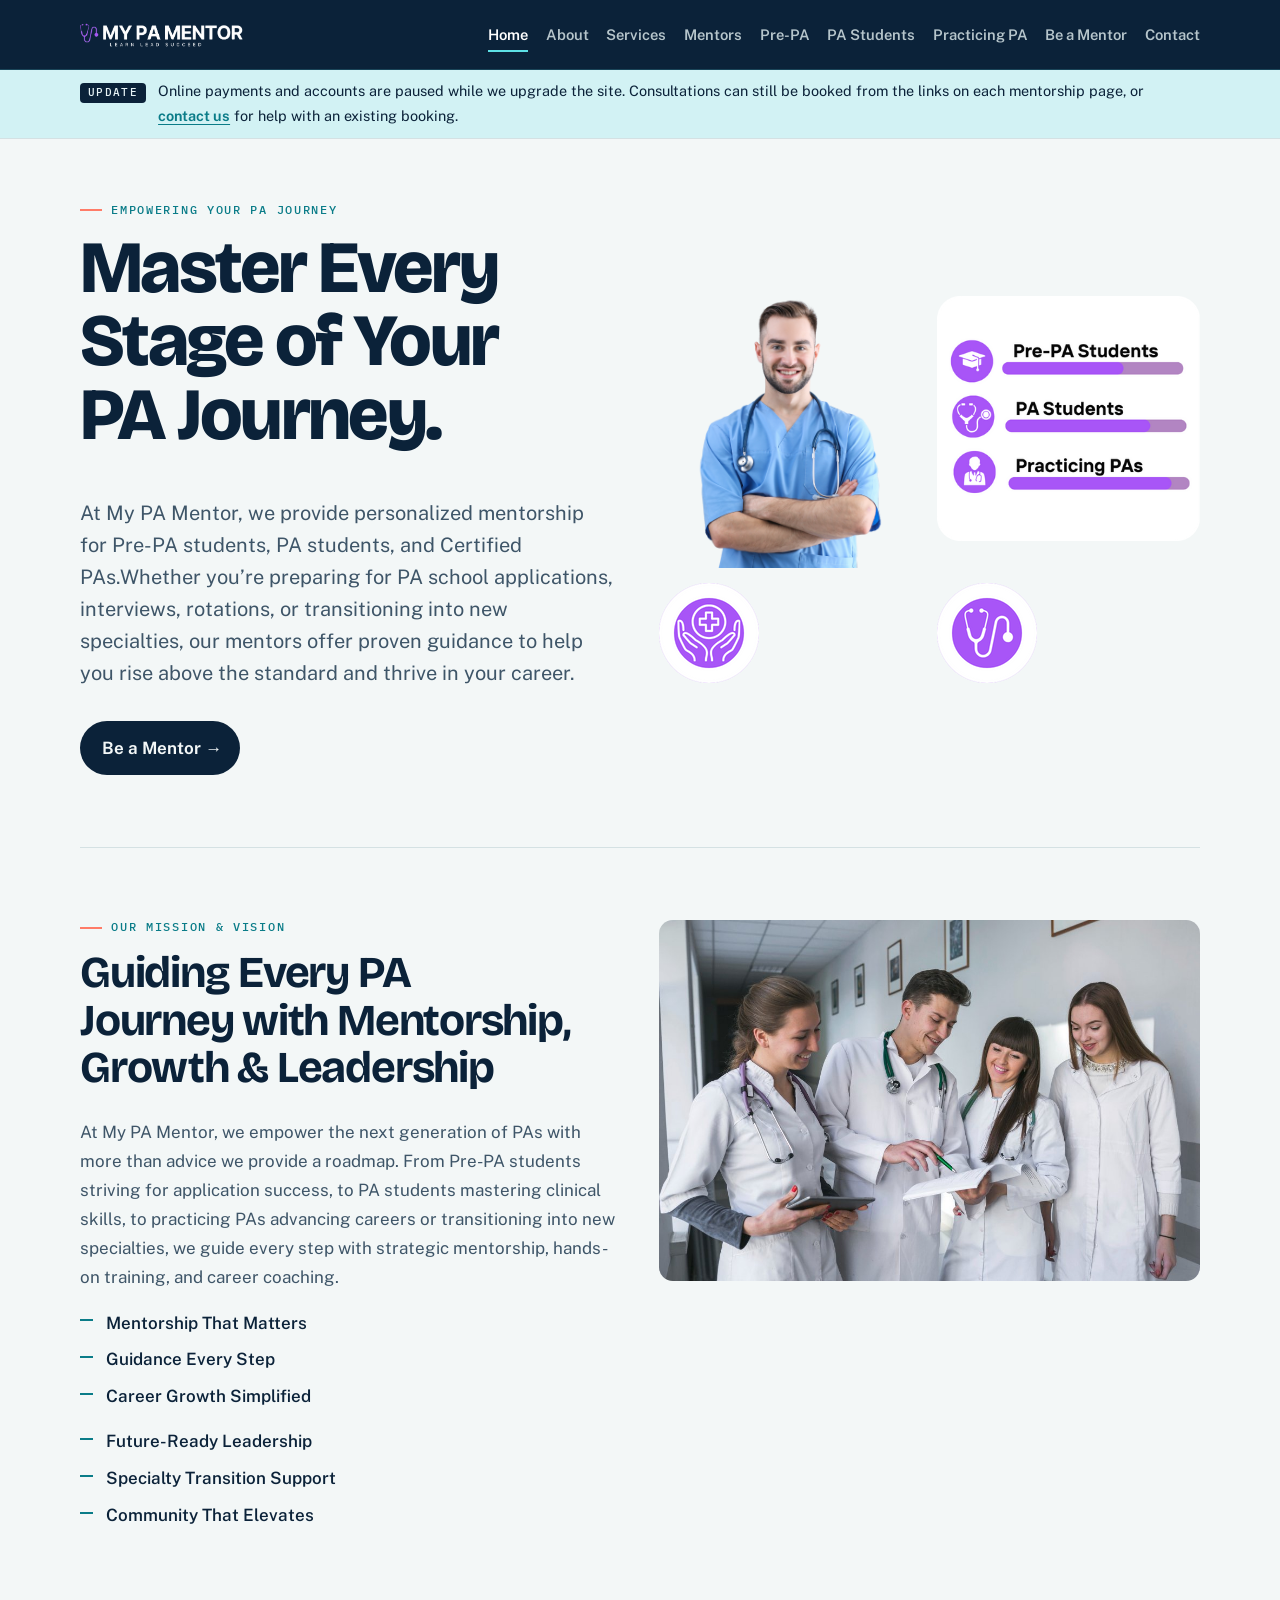
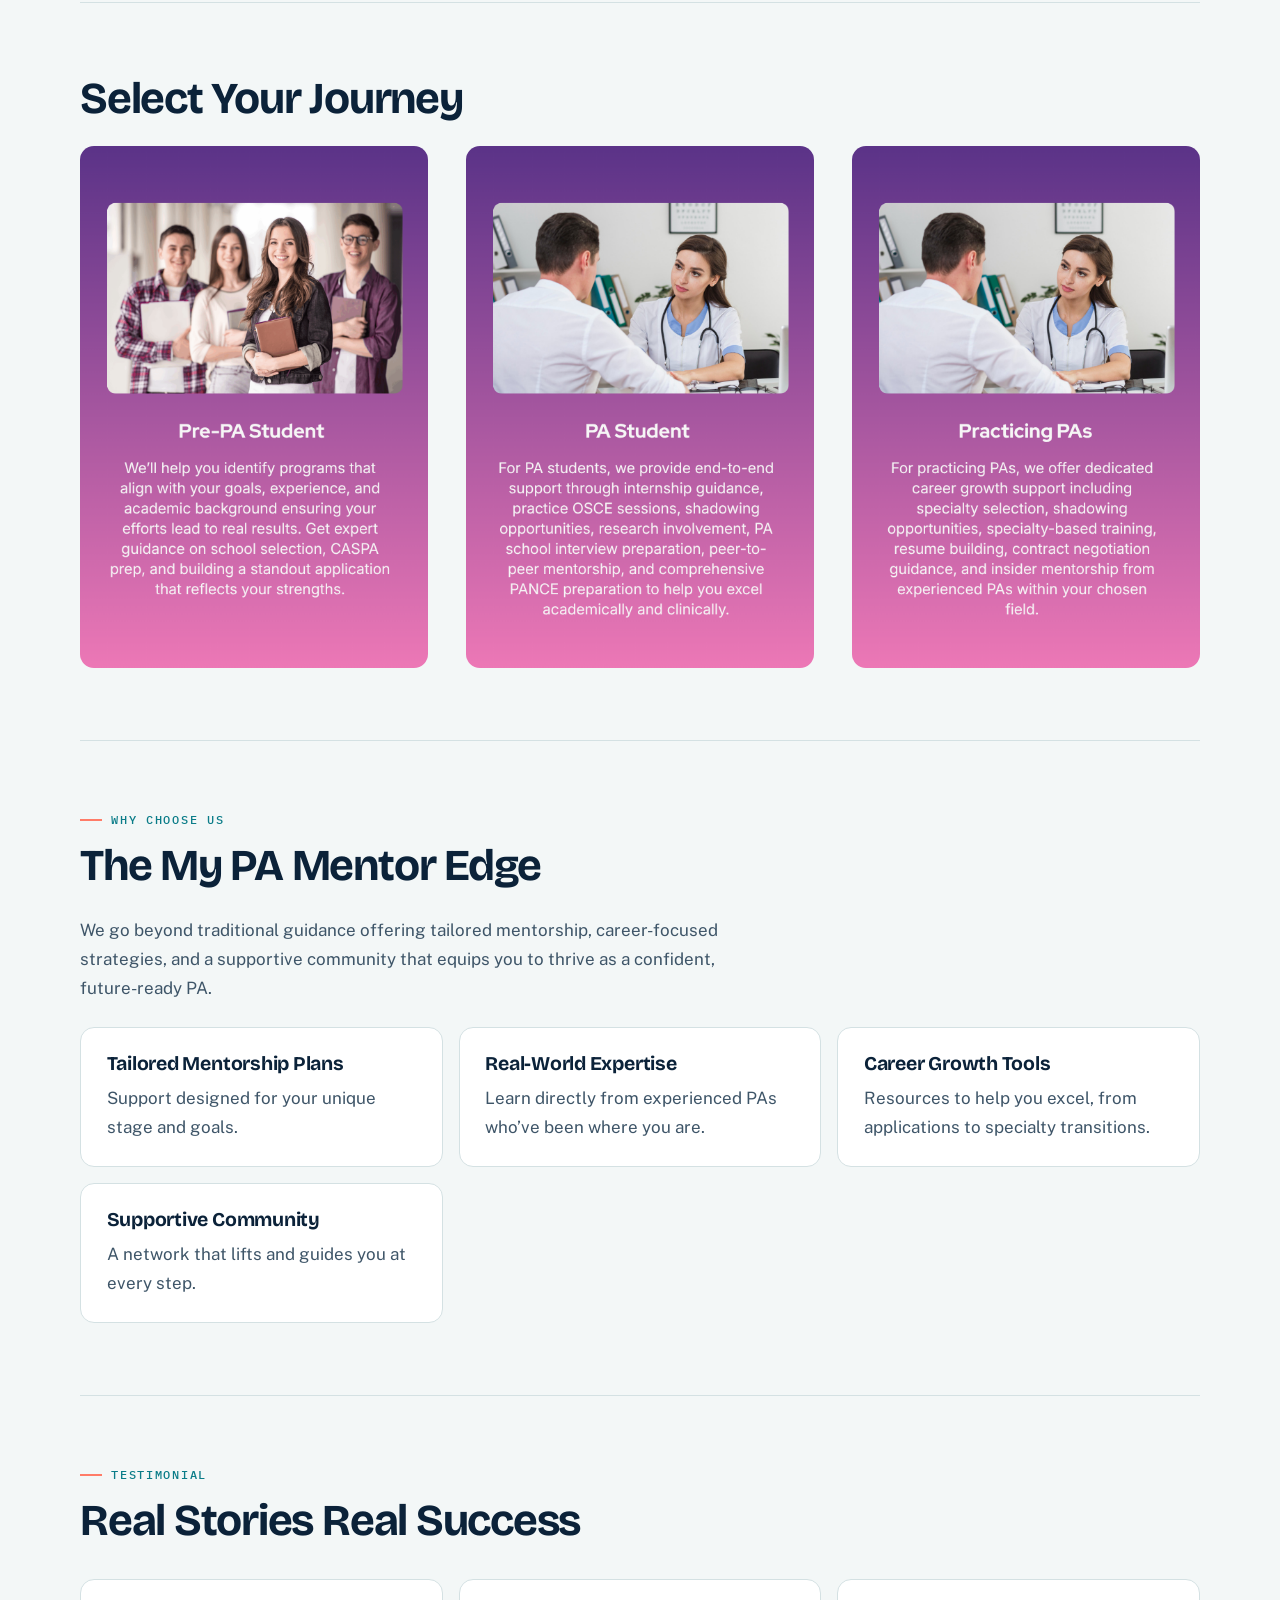
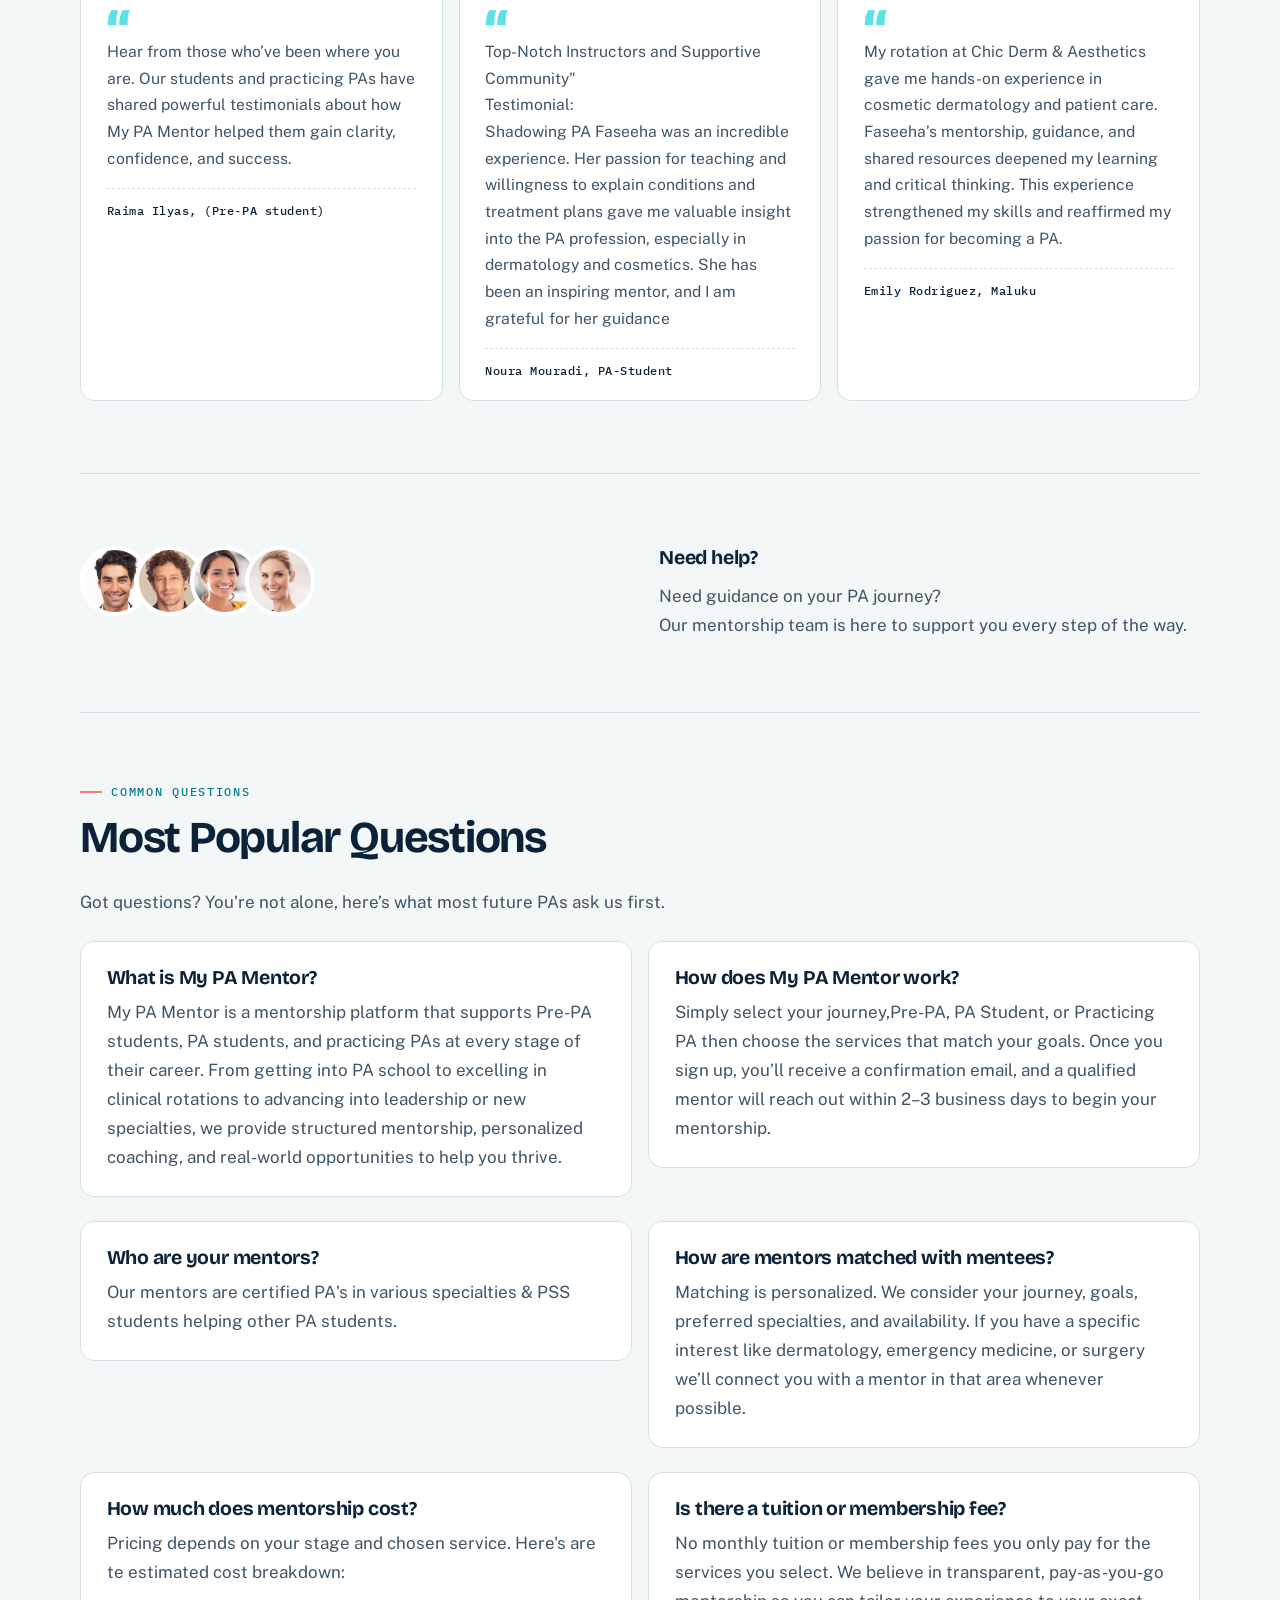
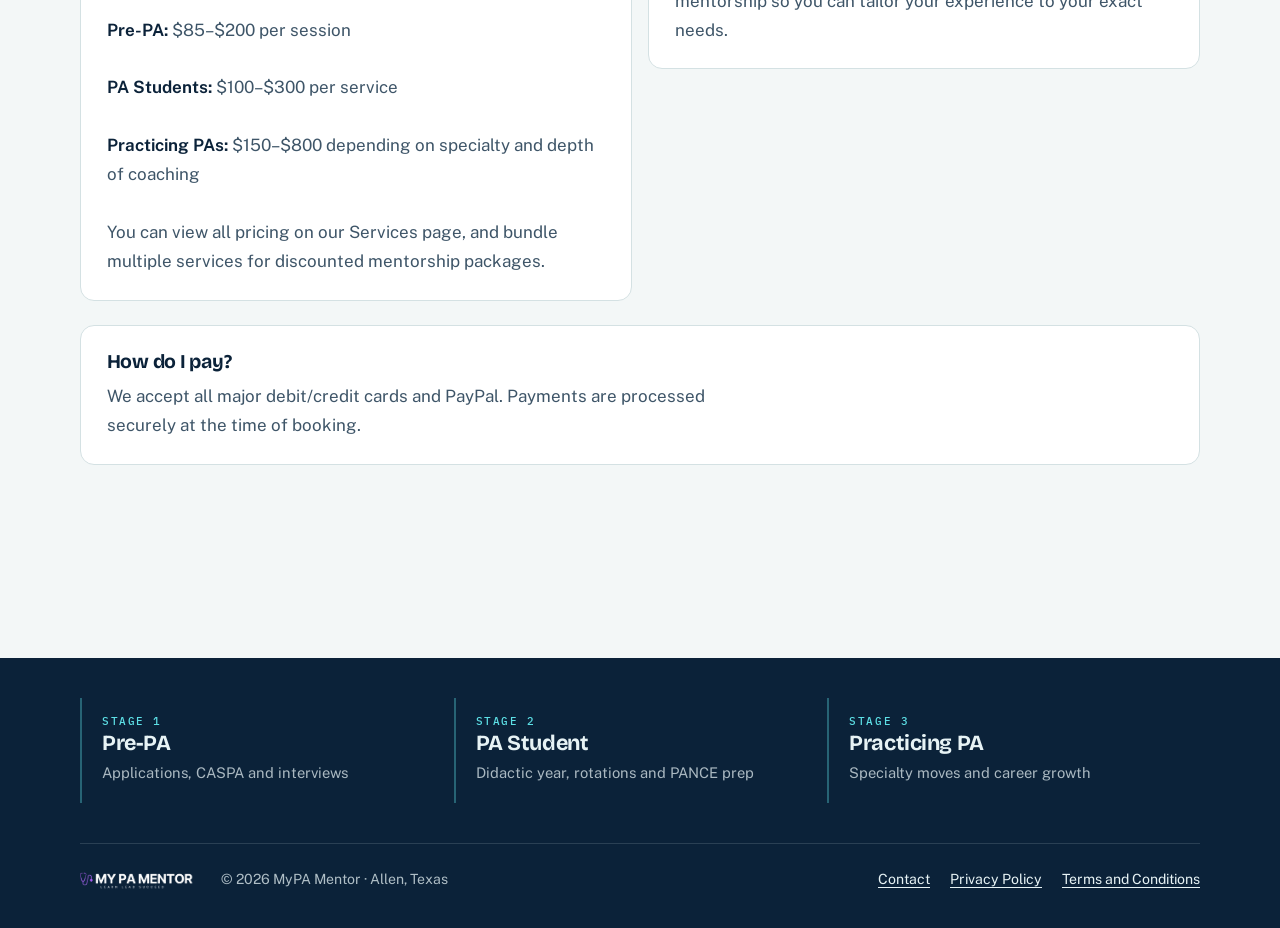
<file: index.html>
<!doctype html>
<html lang="en">
<head>
<meta charset="utf-8">
<meta name="viewport" content="width=device-width, initial-scale=1">
<meta http-equiv="Content-Security-Policy" content="default-src 'none'; style-src 'self'; img-src 'self'; font-src 'self'; base-uri 'none'; form-action 'none'; frame-ancestors 'none'; object-src 'none'">
<meta name="referrer" content="no-referrer">
<title>My PA Mentor – Mentorship That Transforms PA Careers.</title>
<meta name="description" content="Empowering Your PA Journey Master Every Stage of Your PA Journey. At My PA Mentor, we provide personalized mentorship for Pre-PA students, PA students, and">
<link rel="canonical" href="https://mypamentor.com/">
<link rel="stylesheet" href="/assets/site.css">
<link rel="icon" href="/assets/icon.svg" type="image/svg+xml">
</head>
<body>
<a class="skip" href="#main">Skip to content</a>
<header class="top"><div class="shell"><a class="brand" href="/"><img src="/assets/logo.png" alt="My PA Mentor — Learn and Succeed" width="535" height="150"></a><nav aria-label="Main"><a href="/" aria-current="page">Home</a><a href="/about/">About</a><a href="/service/">Services</a><a href="/mentors/">Mentors</a><a href="/pre-pa-students/">Pre-PA</a><a href="/pa-students/">PA Students</a><a href="/practicing-pa/">Practicing PA</a><a href="/be-a-mentor/">Be a Mentor</a><a href="/contact-us/">Contact</a></nav></div></header>
<div class="notice"><div class="shell"><span class="notice-tag">Update</span><span>Online payments and accounts are paused while we upgrade the site. Consultations can still be booked from the links on each mentorship page, or <a href="/contact-us/">contact us</a> for help with an existing booking.</span></div></div>
<main id="main" class="shell page-home">
<section class="block lead"><div class="stack"><div class="grid"><div class="stack"><p class="eyebrow">Empowering Your PA Journey</p><h1>Master Every Stage of Your PA Journey.</h1><h2>At My PA Mentor, we provide personalized mentorship for Pre-PA students, PA students, and Certified PAs.Whether you’re preparing for PA school applications, interviews, rotations, or transitioning into new specialties, our mentors offer proven guidance to help you rise above the standard and thrive in your career.</h2><p class="cta"><a class="button" href="/be-a-mentor/">Be a Mentor</a></p></div><div class="stack"><figure><img src="/images/2025-10-Untitled-design-6.png" alt="" loading="lazy"></figure><figure><img src="/images/2025-10-Heading-2.png" alt="" loading="lazy"></figure><figure><img src="/images/2025-10-Untitled-design-10.png" alt="" loading="lazy"></figure><figure><img src="/images/2025-10-Untitled-design-9.png" alt="" loading="lazy"></figure></div></div></div></section>
<section class="block grid"><div class="stack"><p class="eyebrow">Our Mission &amp; Vision</p><h2>Guiding Every PA Journey with Mentorship, Growth &amp; Leadership</h2><p>At My PA Mentor, we empower the next generation of PAs with more than advice we provide a roadmap. From Pre-PA students striving for application success, to PA students mastering clinical skills, to practicing PAs advancing careers or transitioning into new specialties, we guide every step with strategic mentorship, hands-on training, and career coaching.</p><ul class="list"><li>Mentorship That Matters</li><li>Guidance Every Step</li><li>Career Growth Simplified</li></ul><ul class="list"><li>Future-Ready Leadership</li><li>Specialty Transition Support</li><li>Community That Elevates</li></ul></div><div class="stack"><figure><img src="/images/2025-10-2147763785.jpg" alt="" loading="lazy"></figure></div></section>
<section class="block"><div class="stack"><div class="stack"><div class="stack"><h2>Select Your Journey</h2></div></div><div class="grid"><div class="stack"><figure><img src="/images/2025-11-Untitled-212-x-317-px-400-x-500-px-3.png" alt="" loading="lazy"></figure></div><div class="stack"><figure><img src="/images/2025-11-Untitled-212-x-317-px-400-x-500-px-4.png" alt="" loading="lazy"></figure></div><div class="stack"><figure><img src="/images/2025-11-Untitled-212-x-317-px-400-x-500-px-5.png" alt="" loading="lazy"></figure></div></div></div></section>
<section class="block"><div class="stack"><div class="stack"><div class="stack"><p class="eyebrow">Why Choose Us</p><h2>The My PA Mentor Edge</h2><p>We go beyond traditional guidance offering tailored mentorship, career-focused strategies, and a supportive community that equips you to thrive as a confident, future-ready PA.</p></div></div><div class="grid"><div class="stack"><div class="card"><h3>Tailored Mentorship Plans</h3><p>Support designed for your unique stage and goals.</p></div></div><div class="stack"><div class="card"><h3>Real-World Expertise</h3><p>Learn directly from experienced PAs who’ve been where you are.</p></div></div><div class="stack"><div class="card"><h3>Career Growth Tools</h3><p>Resources to help you excel, from applications to specialty transitions.</p></div></div><div class="stack"><div class="card"><h3>Supportive Community</h3><p>A network that lifts and guides you at every step.</p></div></div></div></div></section>
<section class="block"><div class="stack"><p class="eyebrow">Testimonial</p><h2>Real Stories Real Success</h2><div class="quotes"><blockquote>Hear from those who’ve been where you are. Our students and practicing PAs have shared powerful testimonials about how My PA Mentor helped them gain clarity, confidence, and success.<footer>Raima Ilyas, (Pre‑PA student)</footer></blockquote><blockquote>Top-Notch Instructors and Supportive Community&quot;
Testimonial:
Shadowing PA Faseeha was an incredible experience. Her passion for teaching and willingness to explain conditions and treatment plans gave me valuable insight into the PA profession, especially in dermatology and cosmetics. She has been an inspiring mentor, and I am grateful for her guidance<footer>Noura Mouradi, PA-Student</footer></blockquote><blockquote>My rotation at Chic Derm &amp; Aesthetics gave me hands-on experience in cosmetic dermatology and patient care. Faseeha’s mentorship, guidance, and shared resources deepened my learning and critical thinking. This experience strengthened my skills and reaffirmed my passion for becoming a PA.<footer>Emily Rodriguez, Maluku</footer></blockquote></div></div></section>
<section class="block"><div class="stack"><div class="grid"><div class="stack"><figure><img src="/images/2025-09-bg_img.png" alt="" loading="lazy"></figure></div><div class="stack"><h3>Need help?</h3><p>Need guidance on your PA journey?<br>Our mentorship team is here to support you every step of the way.</p></div></div></div></section>
<section class="block"><div class="stack"><div class="stack"><div class="stack"><p class="eyebrow">Common Questions</p><h2>Most Popular Questions</h2><p>Got questions? You’re not alone, here’s what most future PAs ask us first.</p></div></div><div class="grid"><div class="stack"><div class="card"><h3>What is My PA Mentor?</h3><p>My PA Mentor is a mentorship platform that supports Pre-PA students, PA students, and practicing PAs at every stage of their career. From getting into PA school to excelling in clinical rotations to advancing into leadership or new specialties, we provide structured mentorship, personalized coaching, and real-world opportunities to help you thrive.</p></div></div><div class="stack"><div class="card"><h3>How does My PA Mentor work?</h3><p>Simply select your journey,Pre-PA, PA Student, or Practicing PA then choose the services that match your goals. Once you sign up, you’ll receive a confirmation email, and a qualified mentor will reach out within 2–3 business days to begin your mentorship.</p></div></div></div><div class="grid"><div class="stack"><div class="card"><h3>Who are your mentors?</h3><p>Our mentors are certified PA's in various specialties &amp; PSS students helping other PA students.</p></div></div><div class="stack"><div class="card"><h3>How are mentors matched with mentees?</h3><p>Matching is personalized. We consider your journey, goals, preferred specialties, and availability. If you have a specific interest like dermatology, emergency medicine, or surgery  we’ll connect you with a mentor in that area whenever possible.</p></div></div></div><div class="grid"><div class="stack"><div class="card"><h3>How much does mentorship cost?</h3><p>Pricing depends on your stage and chosen service.

Here's are te estimated cost breakdown:
<br>
<br>
<strong>Pre-PA: </strong> $85–$200 per session
<br>
<br>
<strong> PA Students: </strong>  $100–$300 per service
<br>
<br>
<strong>Practicing PAs: </strong> $150–$800 depending on specialty and depth of coaching
<br>
<br>
You can view all pricing on our Services page, and bundle multiple services for discounted mentorship packages.</p></div></div><div class="stack"><div class="card"><h3>Is there a tuition or membership fee?</h3><p>No monthly tuition or membership fees you only pay for the services you select. We believe in transparent, pay-as-you-go mentorship so you can tailor your experience to your exact needs.</p></div></div></div><div class="grid"><div class="stack"><div class="card"><h3>How do I pay?</h3><p>We accept all major debit/credit cards and PayPal. Payments are processed securely at the time of booking.</p></div></div></div></div></section>

</main>
<footer class="bottom">
<div class="shell journey" aria-label="Mentorship by career stage">
<a href="/pre-pa-students/"><span class="stage">Stage 1</span><strong>Pre-PA</strong><span>Applications, CASPA and interviews</span></a>
<a href="/pa-students/"><span class="stage">Stage 2</span><strong>PA Student</strong><span>Didactic year, rotations and PANCE prep</span></a>
<a href="/practicing-pa/"><span class="stage">Stage 3</span><strong>Practicing PA</strong><span>Specialty moves and career growth</span></a>
</div>
<div class="shell base"><p><img class="foot-logo" src="/assets/logo.png" alt="My PA Mentor" width="535" height="150">&copy; 2026 MyPA Mentor &middot; Allen, Texas</p><p><a href="/contact-us/">Contact</a><a href="/privacy/">Privacy Policy</a><a href="/terms/">Terms and Conditions</a></p></div>
</footer>
</body>
</html>
</file>
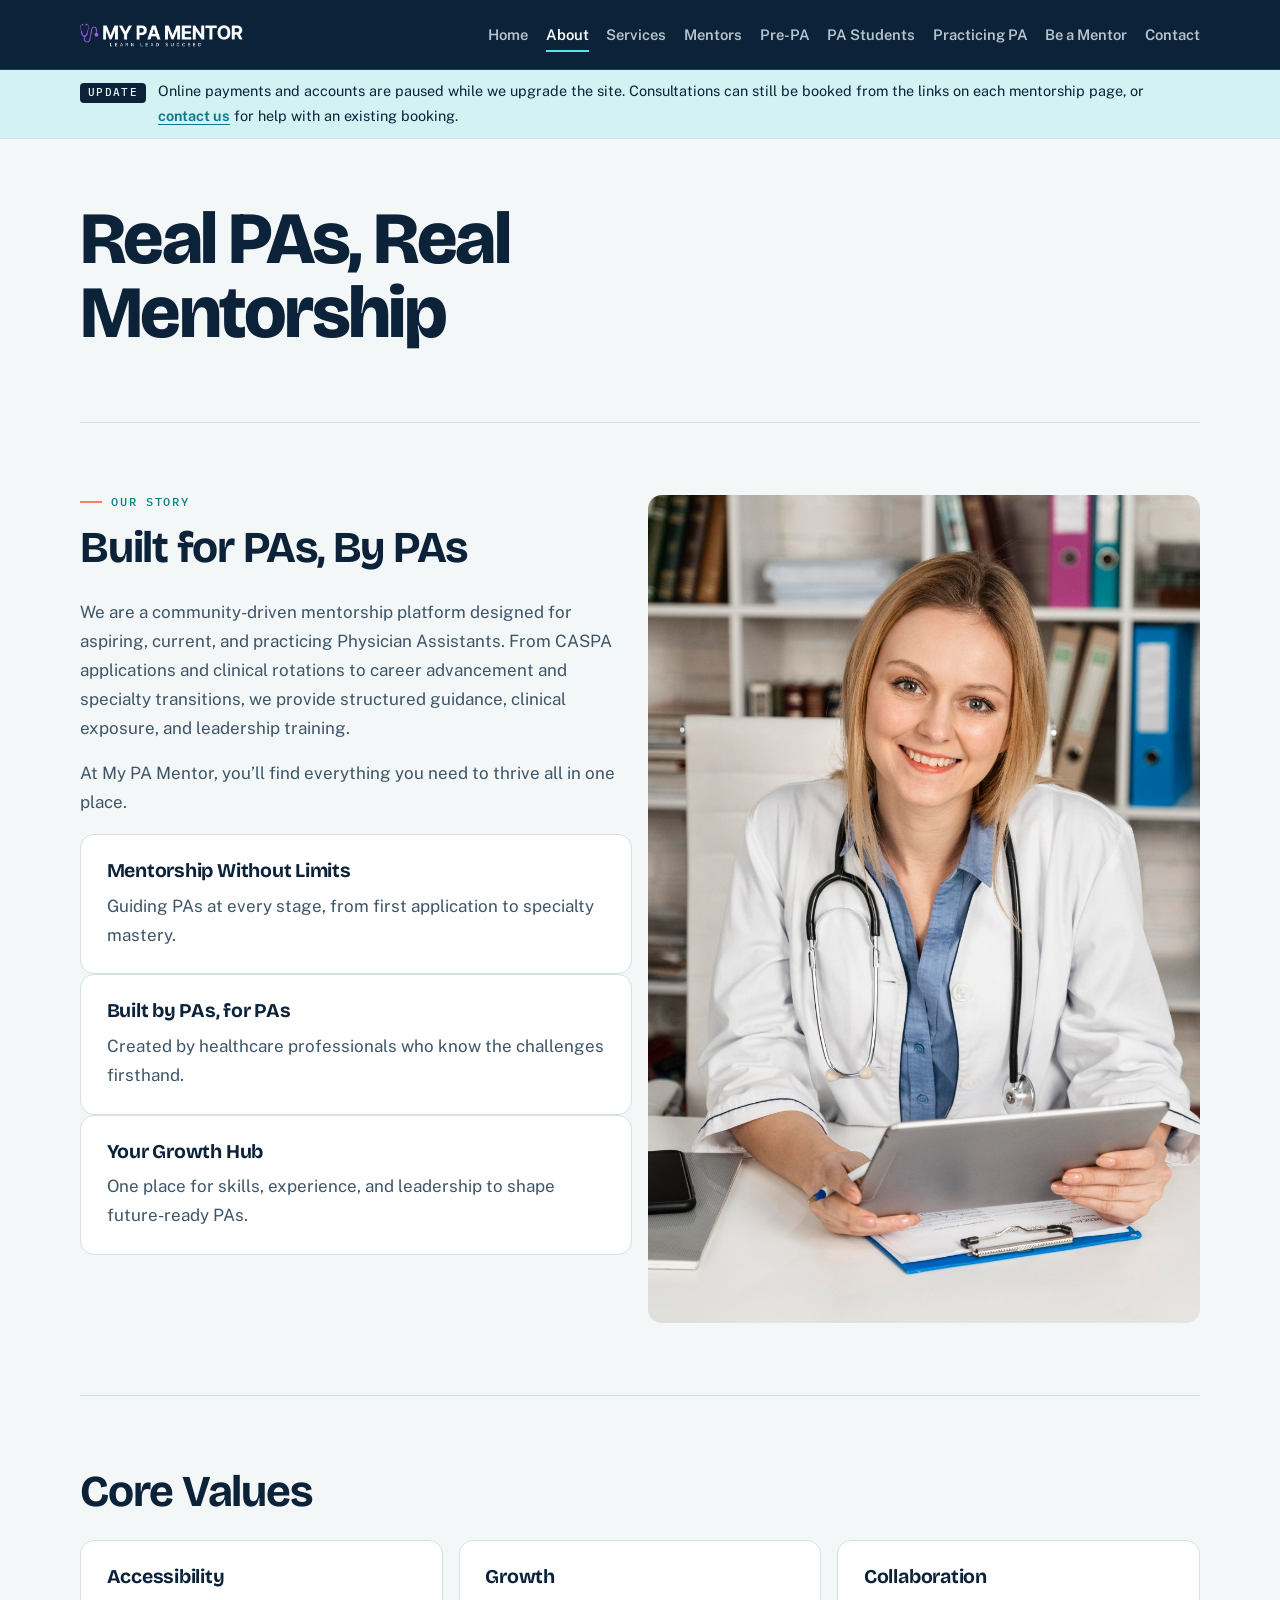
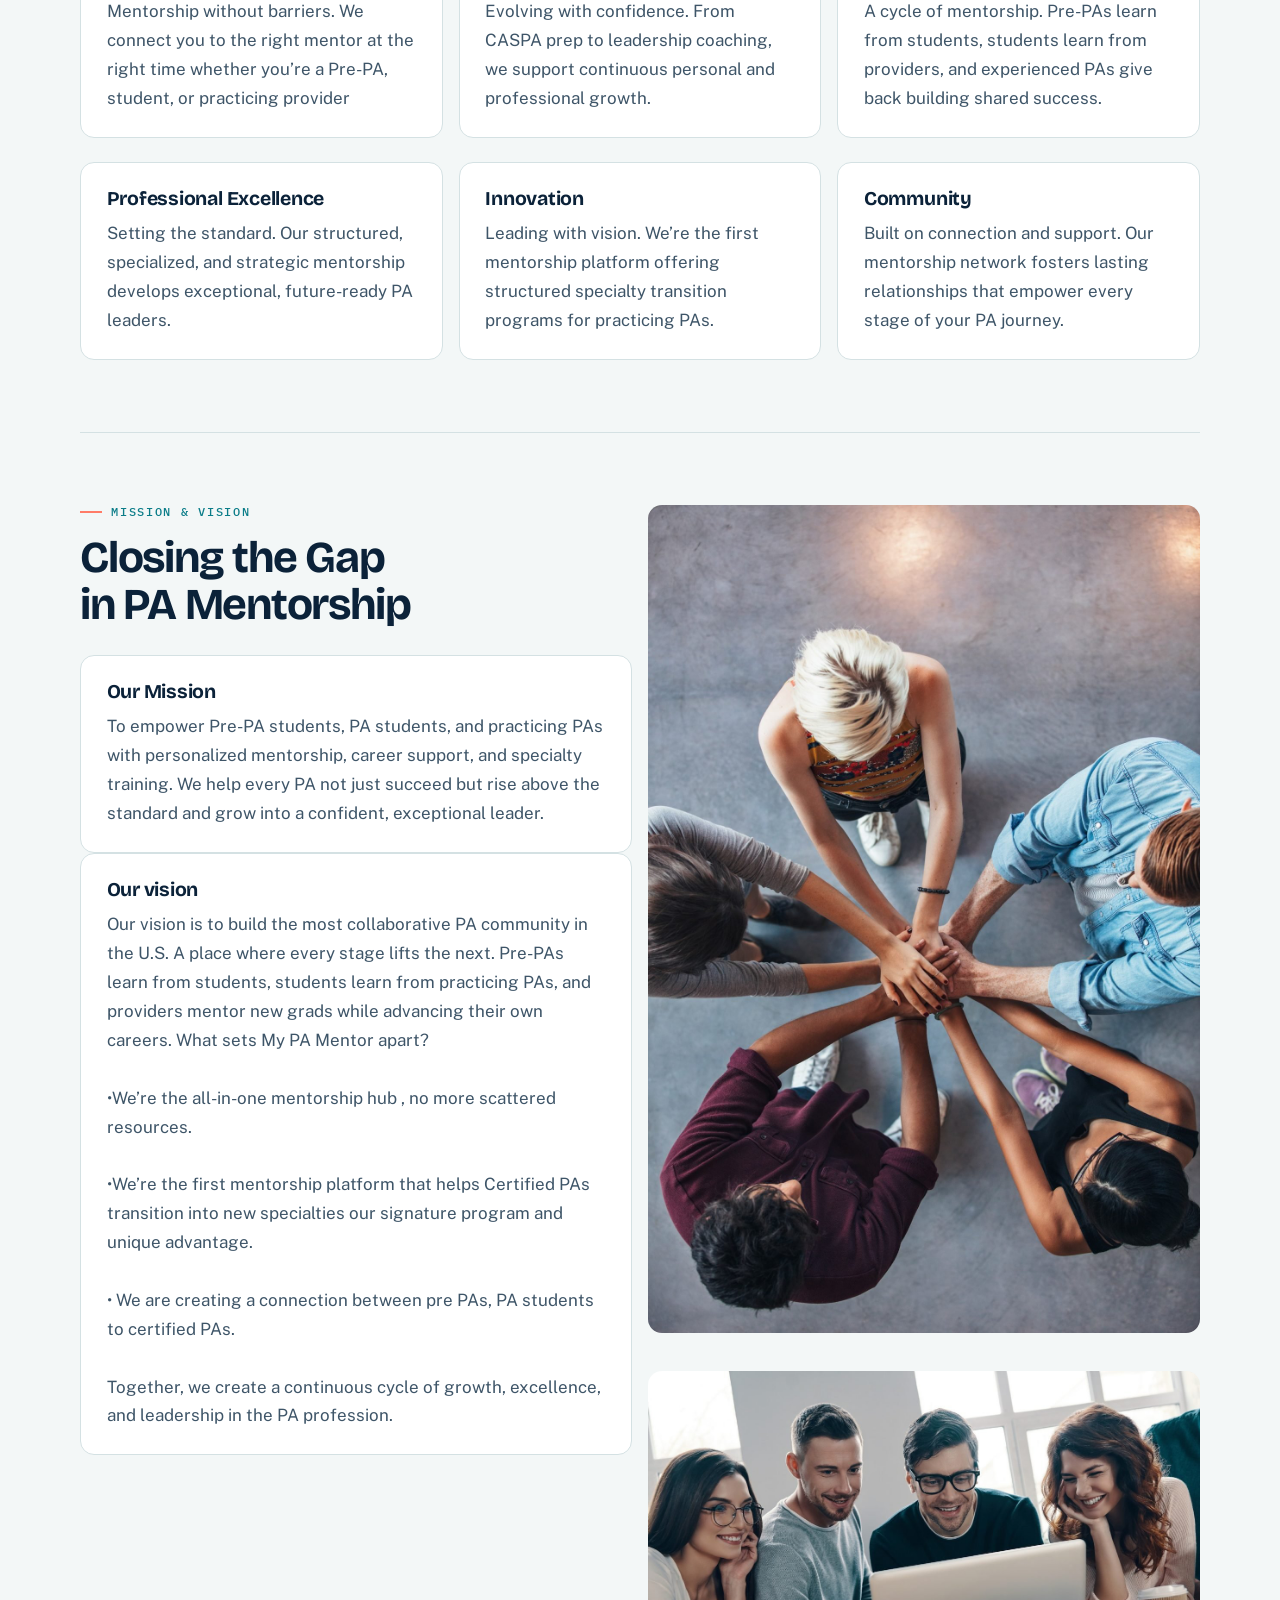
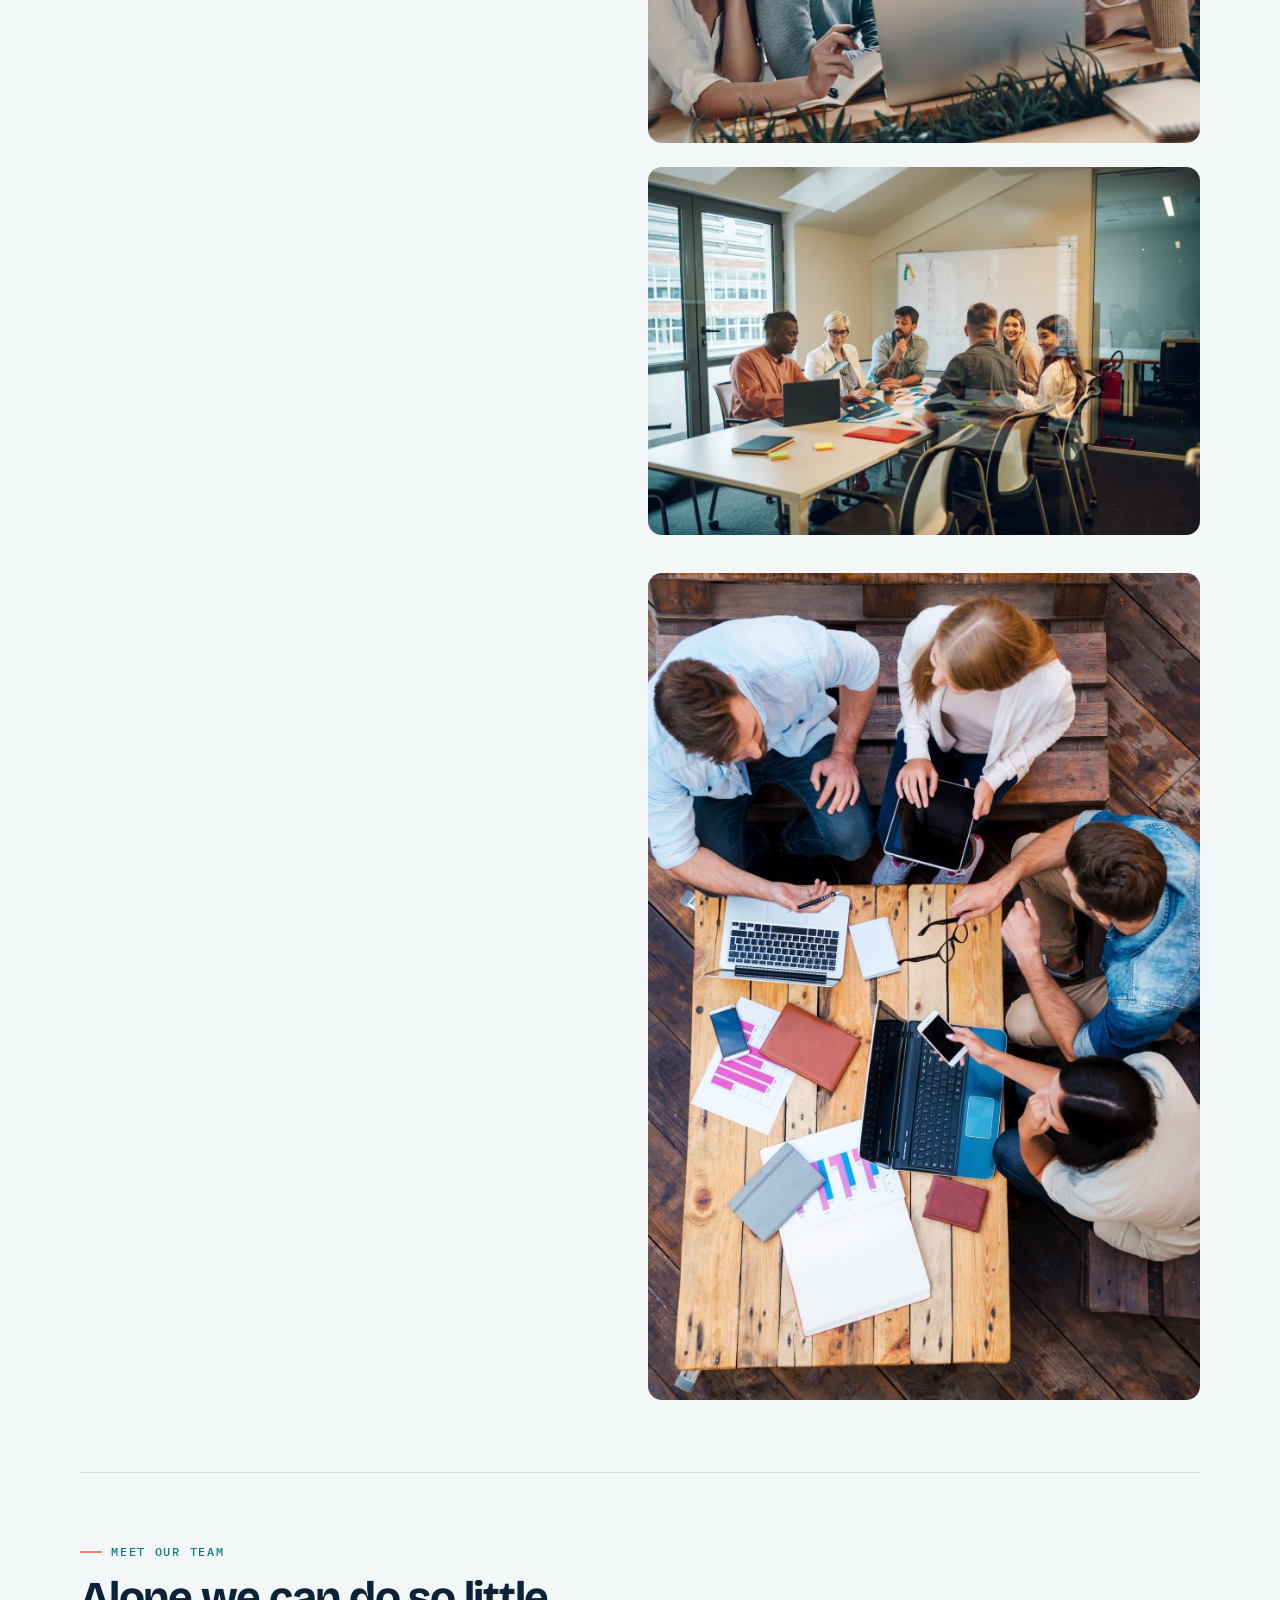
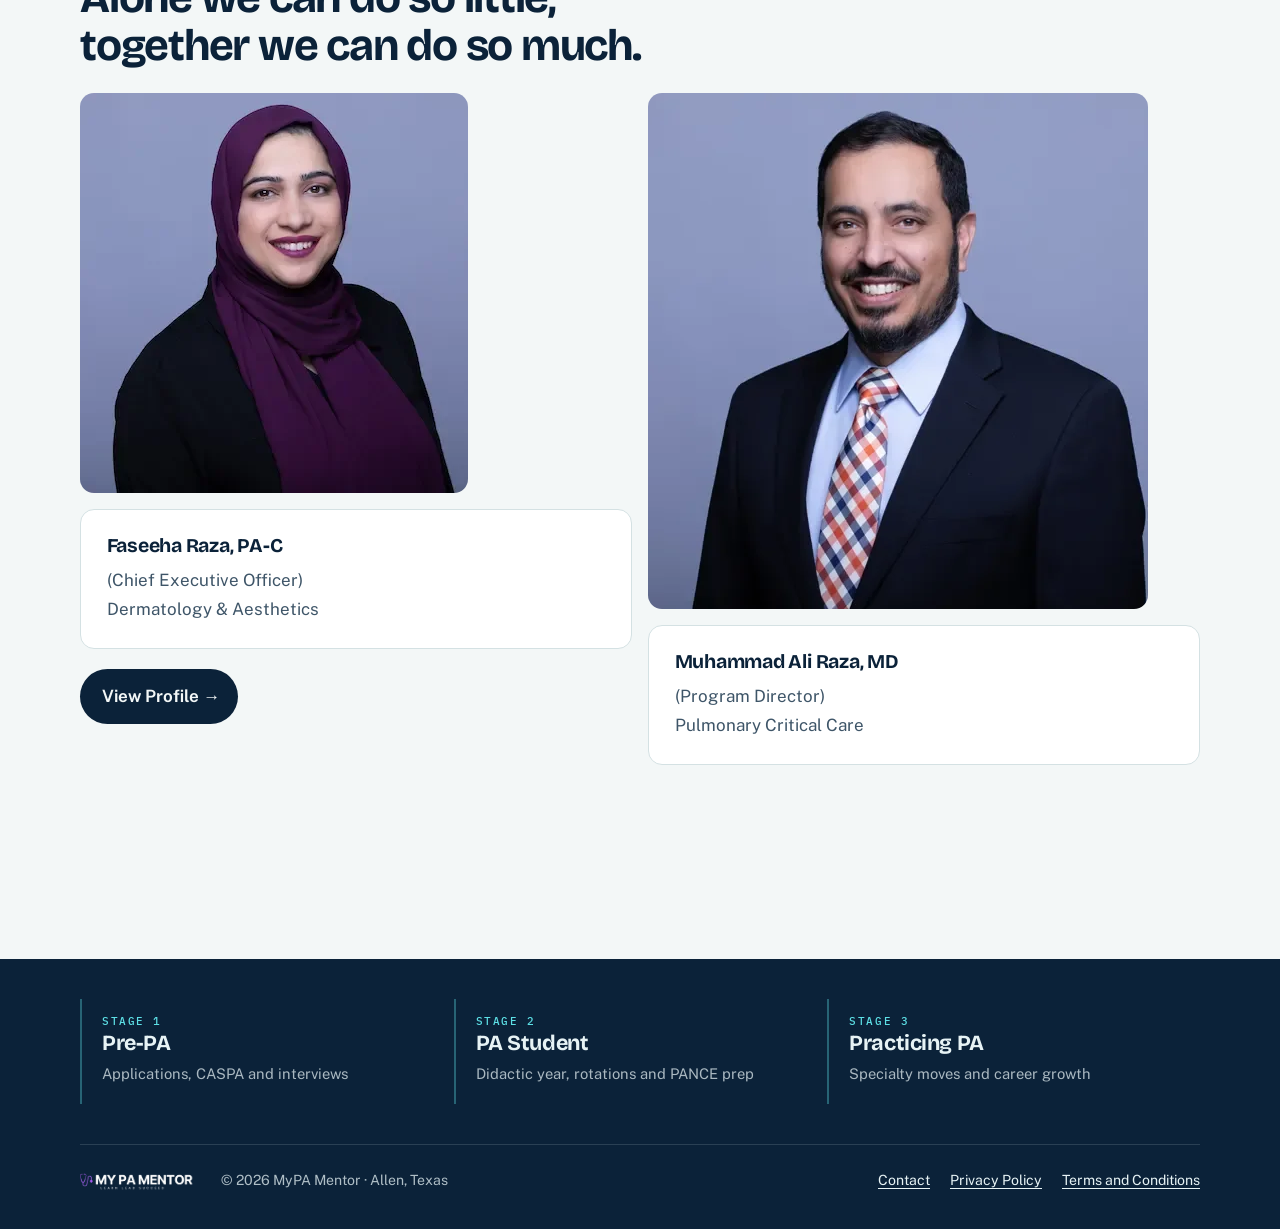
<file: about/index.html>
<!doctype html>
<html lang="en">
<head>
<meta charset="utf-8">
<meta name="viewport" content="width=device-width, initial-scale=1">
<meta http-equiv="Content-Security-Policy" content="default-src 'none'; style-src 'self'; img-src 'self'; font-src 'self'; base-uri 'none'; form-action 'none'; frame-ancestors 'none'; object-src 'none'">
<meta name="referrer" content="no-referrer">
<title>About Us – My PA Mentor</title>
<meta name="description" content="Real PAs, Real Mentorship our story Built for PAs, By PAs We are a community-driven mentorship platform designed for aspiring, current, and practicing Phys">
<link rel="canonical" href="https://mypamentor.com/about/">
<link rel="stylesheet" href="/assets/site.css">
<link rel="icon" href="/assets/icon.svg" type="image/svg+xml">
</head>
<body>
<a class="skip" href="#main">Skip to content</a>
<header class="top"><div class="shell"><a class="brand" href="/"><img src="/assets/logo.png" alt="My PA Mentor — Learn and Succeed" width="535" height="150"></a><nav aria-label="Main"><a href="/">Home</a><a href="/about/" aria-current="page">About</a><a href="/service/">Services</a><a href="/mentors/">Mentors</a><a href="/pre-pa-students/">Pre-PA</a><a href="/pa-students/">PA Students</a><a href="/practicing-pa/">Practicing PA</a><a href="/be-a-mentor/">Be a Mentor</a><a href="/contact-us/">Contact</a></nav></div></header>
<div class="notice"><div class="shell"><span class="notice-tag">Update</span><span>Online payments and accounts are paused while we upgrade the site. Consultations can still be booked from the links on each mentorship page, or <a href="/contact-us/">contact us</a> for help with an existing booking.</span></div></div>
<main id="main" class="shell page-about">
<section class="block lead"><div class="stack"><div class="stack"><div class="stack"><h1>Real PAs, Real Mentorship</h1></div></div></div></section>
<section class="block grid"><div class="stack"><p class="eyebrow">our story</p><h2>Built for PAs, By PAs</h2><p>We are a community-driven mentorship platform designed for aspiring, current, and practicing Physician Assistants. From CASPA applications and clinical rotations to career advancement and specialty transitions, we provide structured guidance, clinical exposure, and leadership training.</p><p>At My PA Mentor, you’ll find everything you need to thrive all in one place.</p><div class="card"><h3>Mentorship Without Limits</h3><p>Guiding PAs at every stage, from first application to specialty mastery.</p></div><div class="card"><h3>Built by PAs, for PAs</h3><p>Created by healthcare professionals who know the challenges firsthand.</p></div><div class="card"><h3>Your Growth Hub</h3><p>One place for skills, experience, and leadership to shape future-ready PAs.</p></div></div><div class="stack"><figure><img src="/images/2025-11-2148827838.jpg" alt="" loading="lazy"></figure></div></section>
<section class="block"><div class="stack"><div class="stack"><div class="stack"><h2>Core Values</h2></div></div><div class="grid"><div class="stack"><div class="card"><h3>Accessibility</h3><p>Mentorship without barriers. We connect you to the right mentor at the right time whether you’re a Pre-PA, student, or practicing provider</p></div></div><div class="stack"><div class="card"><h3>Growth</h3><p>Evolving with confidence. From CASPA prep to leadership coaching, we support continuous personal and professional growth.</p></div></div><div class="stack"><div class="card"><h3>Collaboration</h3><p>A cycle of mentorship. Pre-PAs learn from students, students learn from providers, and experienced PAs give back building shared success.</p></div></div></div><div class="grid"><div class="stack"><div class="card"><h3>Professional Excellence</h3><p>Setting the standard. Our structured, specialized, and strategic mentorship develops exceptional, future-ready PA leaders.</p></div></div><div class="stack"><div class="card"><h3>Innovation</h3><p>Leading with vision. We’re the first mentorship platform offering structured specialty transition programs for practicing PAs.</p></div></div><div class="stack"><div class="card"><h3>Community</h3><p>Built on connection and support. Our mentorship network fosters lasting relationships that empower every stage of your PA journey.</p></div></div></div></div></section>
<section class="block grid"><div class="stack"><p class="eyebrow">Mission &amp; Vision</p><h2>Closing the Gap in PA Mentorship</h2><div class="card"><h3>Our Mission</h3><p>To empower Pre-PA students, PA students, and practicing PAs with personalized mentorship, career support, and specialty training. We help every PA not just succeed but rise above the standard and grow into a confident, exceptional leader.</p></div><div class="card"><h3>Our vision</h3><p>Our vision is to build the most collaborative PA community in the U.S. A place where every stage lifts the next. Pre-PAs learn from students, students learn from practicing PAs, and providers mentor new grads while advancing their own careers. What sets My PA Mentor apart?<br>

<br>•We’re the all-in-one mentorship hub , no more scattered resources.<br>
<br>•We’re the first mentorship platform that helps Certified PAs transition into new specialties our signature program and unique advantage.
<br>
<br>• We are creating a connection between pre PAs, PA students to certified PAs. 
<br><br>Together, we create a continuous cycle of growth, excellence, and leadership in the PA profession.</p></div></div><div class="stack"><div class="grid"><div class="stack"><figure><img src="/images/2025-10-symbolizing-unity-and-teamwork.jpg" alt="" loading="lazy"></figure></div><div class="stack"><figure><img src="/images/2025-09-team-of-innovators-.jpg" alt="" loading="lazy"></figure></div></div><div class="grid"><div class="stack"><figure><img src="/images/2025-10-multiracial-business-team-having-a-meeting-in-the-office.jpg" alt="" loading="lazy"></figure></div><div class="stack"><figure><img src="/images/2025-09-creative-team-in-action-.jpg" alt="" loading="lazy"></figure></div></div></div></section>
<section class="block"><div class="stack"><div class="stack"><div class="stack"><p class="eyebrow">Meet our team</p><h2>Alone we can do so little, together we can do so much.</h2></div></div><div class="grid"><div class="stack"><figure><img src="/images/2025-10-drfashiaprofile.webp" alt="" loading="lazy"></figure><div class="card"><h3>Faseeha Raza, PA-C</h3><p>(Chief Executive Officer) <br>
Dermatology &amp; Aesthetics</p></div><p class="cta"><a class="button" href="/faseeha-raza/">View Profile</a></p></div><div class="stack"><figure><img src="/images/2025-10-drRazaprofile.webp" alt="" loading="lazy"></figure><div class="card"><h3>Muhammad Ali Raza, MD</h3><p>(Program Director) <br>
Pulmonary Critical Care</p></div></div></div></div></section>

</main>
<footer class="bottom">
<div class="shell journey" aria-label="Mentorship by career stage">
<a href="/pre-pa-students/"><span class="stage">Stage 1</span><strong>Pre-PA</strong><span>Applications, CASPA and interviews</span></a>
<a href="/pa-students/"><span class="stage">Stage 2</span><strong>PA Student</strong><span>Didactic year, rotations and PANCE prep</span></a>
<a href="/practicing-pa/"><span class="stage">Stage 3</span><strong>Practicing PA</strong><span>Specialty moves and career growth</span></a>
</div>
<div class="shell base"><p><img class="foot-logo" src="/assets/logo.png" alt="My PA Mentor" width="535" height="150">&copy; 2026 MyPA Mentor &middot; Allen, Texas</p><p><a href="/contact-us/">Contact</a><a href="/privacy/">Privacy Policy</a><a href="/terms/">Terms and Conditions</a></p></div>
</footer>
</body>
</html>
</file>
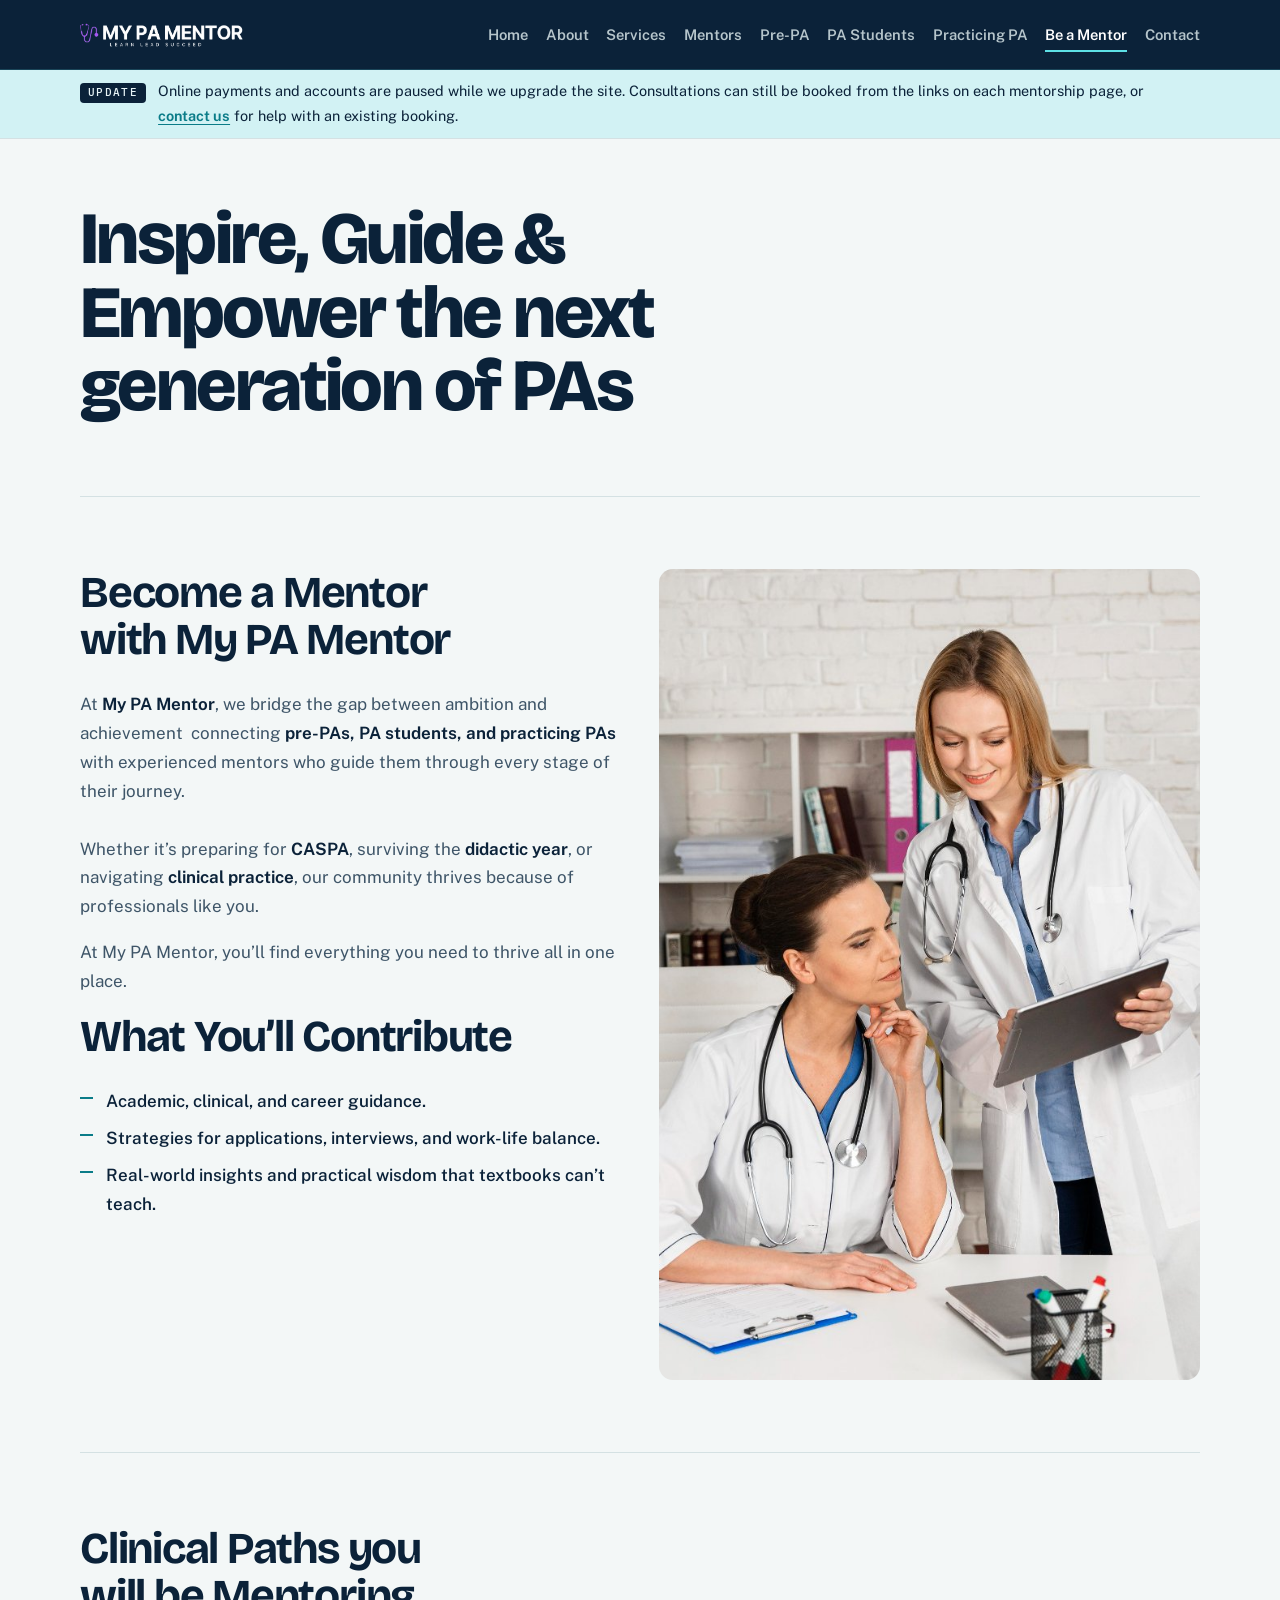
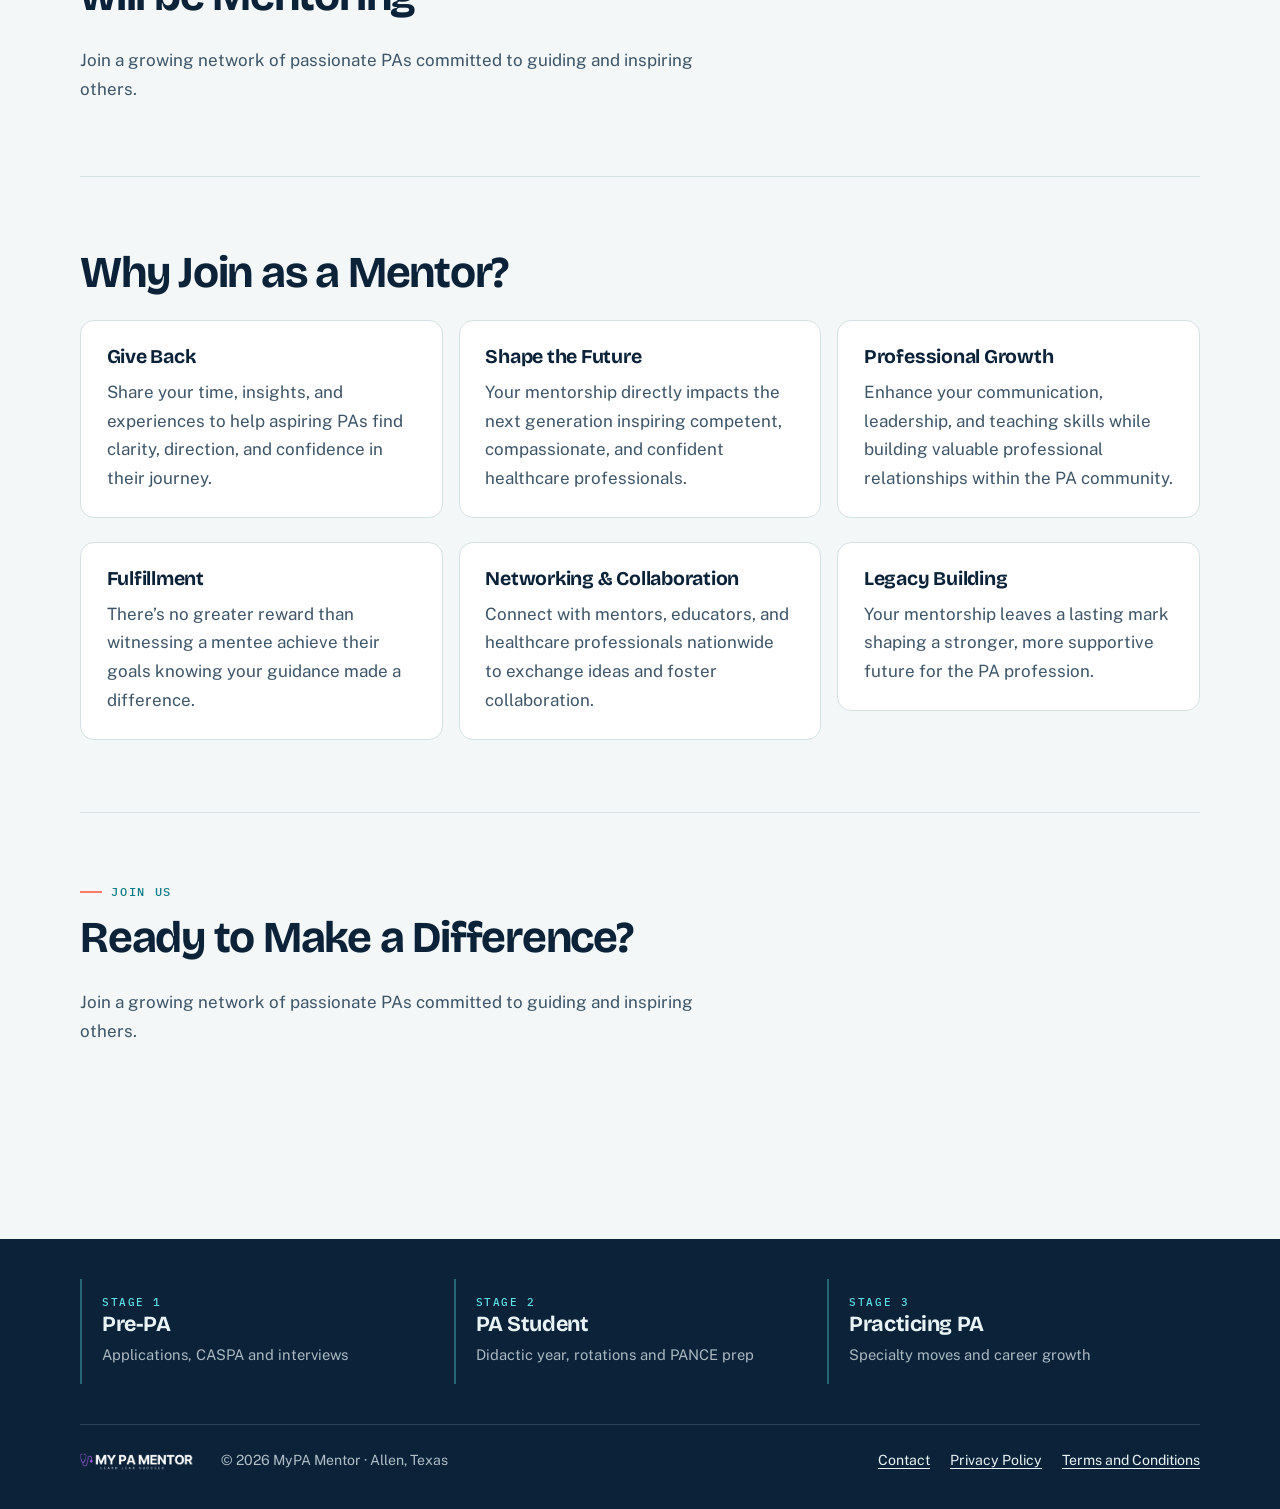
<file: be-a-mentor/index.html>
<!doctype html>
<html lang="en">
<head>
<meta charset="utf-8">
<meta name="viewport" content="width=device-width, initial-scale=1">
<meta http-equiv="Content-Security-Policy" content="default-src 'none'; style-src 'self'; img-src 'self'; font-src 'self'; base-uri 'none'; form-action 'none'; frame-ancestors 'none'; object-src 'none'">
<meta name="referrer" content="no-referrer">
<title>Be a Mentor – My PA Mentor</title>
<meta name="description" content="Inspire, Guide &amp; Empower the next generation of PAs Become a Mentor with My PA Mentor At My PA Mentor , we bridge the gap between ambition and achievem">
<link rel="canonical" href="https://mypamentor.com/be-a-mentor/">
<link rel="stylesheet" href="/assets/site.css">
<link rel="icon" href="/assets/icon.svg" type="image/svg+xml">
</head>
<body>
<a class="skip" href="#main">Skip to content</a>
<header class="top"><div class="shell"><a class="brand" href="/"><img src="/assets/logo.png" alt="My PA Mentor — Learn and Succeed" width="535" height="150"></a><nav aria-label="Main"><a href="/">Home</a><a href="/about/">About</a><a href="/service/">Services</a><a href="/mentors/">Mentors</a><a href="/pre-pa-students/">Pre-PA</a><a href="/pa-students/">PA Students</a><a href="/practicing-pa/">Practicing PA</a><a href="/be-a-mentor/" aria-current="page">Be a Mentor</a><a href="/contact-us/">Contact</a></nav></div></header>
<div class="notice"><div class="shell"><span class="notice-tag">Update</span><span>Online payments and accounts are paused while we upgrade the site. Consultations can still be booked from the links on each mentorship page, or <a href="/contact-us/">contact us</a> for help with an existing booking.</span></div></div>
<main id="main" class="shell page-be-a-mentor">
<section class="block lead"><div class="stack"><div class="stack"><div class="stack"><h1>Inspire, Guide &amp; Empower the next generation of PAs</h1></div></div></div></section>
<section class="block grid"><div class="stack"><h2>Become a Mentor with My PA Mentor</h2><p>At <strong>My PA Mentor</strong>, we bridge the gap between ambition and achievement  connecting <strong>pre-PAs, PA students, and practicing PAs</strong> with experienced mentors who guide them through every stage of their journey.<br><br>Whether it’s preparing for <strong>CASPA</strong>, surviving the <strong>didactic year</strong>, or navigating <strong>clinical practice</strong>, our community thrives because of professionals like you.</p><p>At My PA Mentor, you’ll find everything you need to thrive all in one place.</p><h2>What You’ll Contribute</h2><ul class="list"><li>Academic, clinical, and career guidance.</li><li>Strategies for applications, interviews, and work-life balance.</li><li>Real-world insights and practical wisdom that textbooks can’t teach.</li></ul></div><div class="stack"><figure><img src="/images/2025-11-2148827834.jpg" alt="" loading="lazy"></figure></div></section>
<section class="block"><div class="stack"><h2>Clinical Paths you will be Mentoring</h2><p>Join a growing network of passionate PAs committed to guiding and inspiring others.</p></div></section>
<section class="block"><div class="stack"><div class="stack"><div class="stack"><h2>Why Join as a Mentor?</h2></div></div><div class="grid"><div class="stack"><div class="card"><h3>Give Back</h3><p>Share your time, insights, and experiences to help aspiring PAs find clarity, direction, and confidence in their journey.</p></div></div><div class="stack"><div class="card"><h3>Shape the Future</h3><p>Your mentorship directly impacts the next generation inspiring competent, compassionate, and confident healthcare professionals.</p></div></div><div class="stack"><div class="card"><h3>Professional Growth</h3><p>Enhance your communication, leadership, and teaching skills while building valuable professional relationships within the PA community.</p></div></div></div><div class="grid"><div class="stack"><div class="card"><h3>Fulfillment</h3><p>There’s no greater reward than witnessing a mentee achieve their goals knowing your guidance made a difference.</p></div></div><div class="stack"><div class="card"><h3>Networking &amp; Collaboration</h3><p>Connect with mentors, educators, and healthcare professionals nationwide to exchange ideas and foster collaboration.</p></div></div><div class="stack"><div class="card"><h3>Legacy Building</h3><p>Your mentorship leaves a lasting mark shaping a stronger, more supportive future for the PA profession.</p></div></div></div></div></section>
<section class="block"><div class="stack"><p class="eyebrow">Join us</p><h2>Ready to Make a Difference?</h2><p>Join a growing network of passionate PAs committed to guiding and inspiring others.</p></div></section>

</main>
<footer class="bottom">
<div class="shell journey" aria-label="Mentorship by career stage">
<a href="/pre-pa-students/"><span class="stage">Stage 1</span><strong>Pre-PA</strong><span>Applications, CASPA and interviews</span></a>
<a href="/pa-students/"><span class="stage">Stage 2</span><strong>PA Student</strong><span>Didactic year, rotations and PANCE prep</span></a>
<a href="/practicing-pa/"><span class="stage">Stage 3</span><strong>Practicing PA</strong><span>Specialty moves and career growth</span></a>
</div>
<div class="shell base"><p><img class="foot-logo" src="/assets/logo.png" alt="My PA Mentor" width="535" height="150">&copy; 2026 MyPA Mentor &middot; Allen, Texas</p><p><a href="/contact-us/">Contact</a><a href="/privacy/">Privacy Policy</a><a href="/terms/">Terms and Conditions</a></p></div>
</footer>
</body>
</html>
</file>
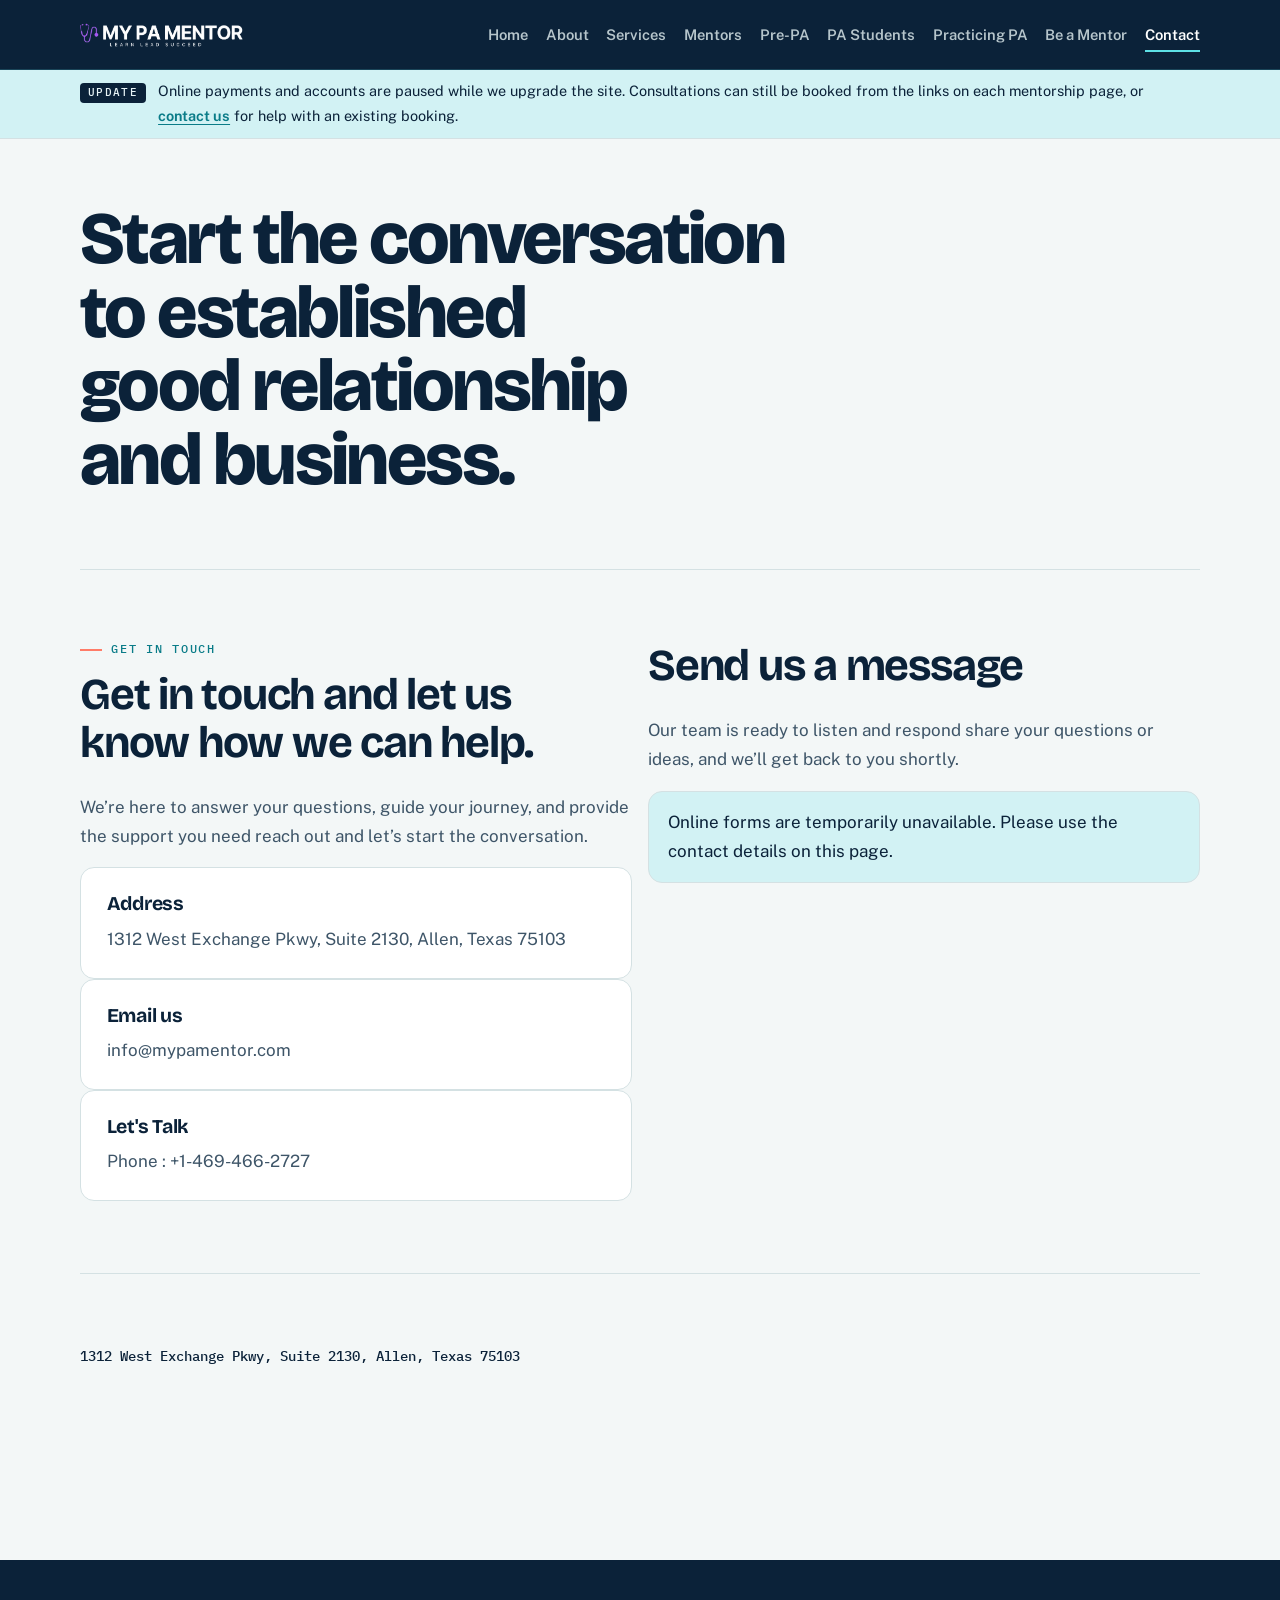
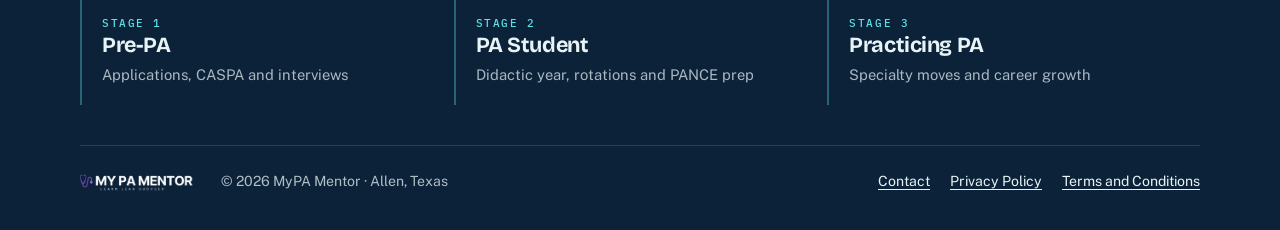
<file: contact-us/index.html>
<!doctype html>
<html lang="en">
<head>
<meta charset="utf-8">
<meta name="viewport" content="width=device-width, initial-scale=1">
<meta http-equiv="Content-Security-Policy" content="default-src 'none'; style-src 'self'; img-src 'self'; font-src 'self'; base-uri 'none'; form-action 'none'; frame-ancestors 'none'; object-src 'none'">
<meta name="referrer" content="no-referrer">
<title>Contact Us – My PA Mentor</title>
<meta name="description" content="Start the conversation to established good relationship and business. Get in touch Get in touch and let us know how we can help. We’re here to answer your ">
<link rel="canonical" href="https://mypamentor.com/contact-us/">
<link rel="stylesheet" href="/assets/site.css">
<link rel="icon" href="/assets/icon.svg" type="image/svg+xml">
</head>
<body>
<a class="skip" href="#main">Skip to content</a>
<header class="top"><div class="shell"><a class="brand" href="/"><img src="/assets/logo.png" alt="My PA Mentor — Learn and Succeed" width="535" height="150"></a><nav aria-label="Main"><a href="/">Home</a><a href="/about/">About</a><a href="/service/">Services</a><a href="/mentors/">Mentors</a><a href="/pre-pa-students/">Pre-PA</a><a href="/pa-students/">PA Students</a><a href="/practicing-pa/">Practicing PA</a><a href="/be-a-mentor/">Be a Mentor</a><a href="/contact-us/" aria-current="page">Contact</a></nav></div></header>
<div class="notice"><div class="shell"><span class="notice-tag">Update</span><span>Online payments and accounts are paused while we upgrade the site. Consultations can still be booked from the links on each mentorship page, or <a href="/contact-us/">contact us</a> for help with an existing booking.</span></div></div>
<main id="main" class="shell page-contact-us">
<section class="block lead"><div class="stack"><div class="stack"><div class="stack"><h1>Start the conversation to established good relationship and business.</h1></div></div></div></section>
<section class="block grid"><div class="stack"><p class="eyebrow">Get in touch</p><h2>Get in touch and let us know how we can help.</h2><p>We’re here to answer your questions, guide your journey, and provide the support you need reach out and let’s start the conversation.</p><div class="card"><h3>Address</h3><p>1312 West Exchange Pkwy, Suite 2130, Allen, Texas 75103</p></div><div class="card"><h3>Email us</h3><p>info@mypamentor.com</p></div><div class="card"><h3>Let's Talk</h3><p>Phone : +1-469-466-2727</p></div></div><div class="stack"><h2>Send us a message</h2><p>Our team is ready to listen and respond share your questions or ideas, and we’ll get back to you shortly.</p><p class="notice-inline">Online forms are temporarily unavailable. Please use the contact details on this page.</p></div></section>
<section class="block"><div class="stack"><p class="address">1312 West Exchange Pkwy, Suite 2130, Allen, Texas 75103</p></div></section>

</main>
<footer class="bottom">
<div class="shell journey" aria-label="Mentorship by career stage">
<a href="/pre-pa-students/"><span class="stage">Stage 1</span><strong>Pre-PA</strong><span>Applications, CASPA and interviews</span></a>
<a href="/pa-students/"><span class="stage">Stage 2</span><strong>PA Student</strong><span>Didactic year, rotations and PANCE prep</span></a>
<a href="/practicing-pa/"><span class="stage">Stage 3</span><strong>Practicing PA</strong><span>Specialty moves and career growth</span></a>
</div>
<div class="shell base"><p><img class="foot-logo" src="/assets/logo.png" alt="My PA Mentor" width="535" height="150">&copy; 2026 MyPA Mentor &middot; Allen, Texas</p><p><a href="/contact-us/">Contact</a><a href="/privacy/">Privacy Policy</a><a href="/terms/">Terms and Conditions</a></p></div>
</footer>
</body>
</html>
</file>
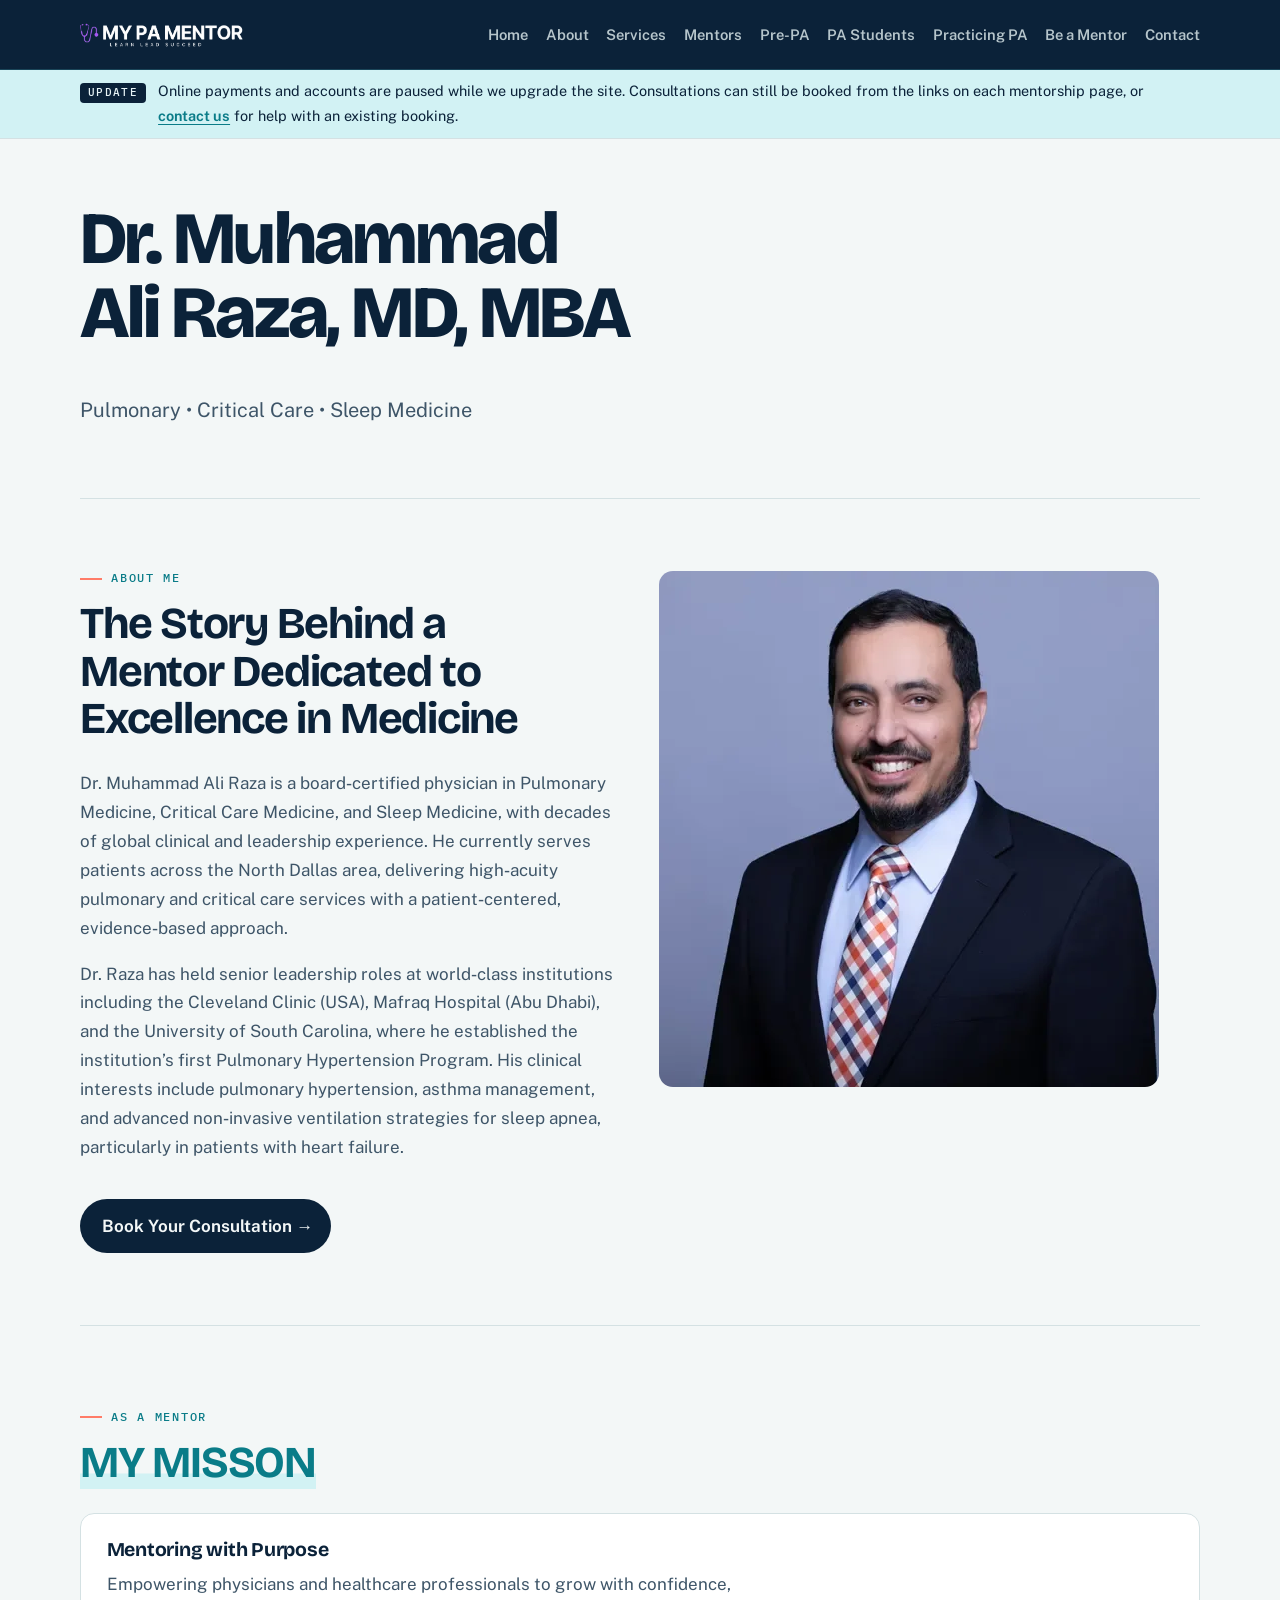
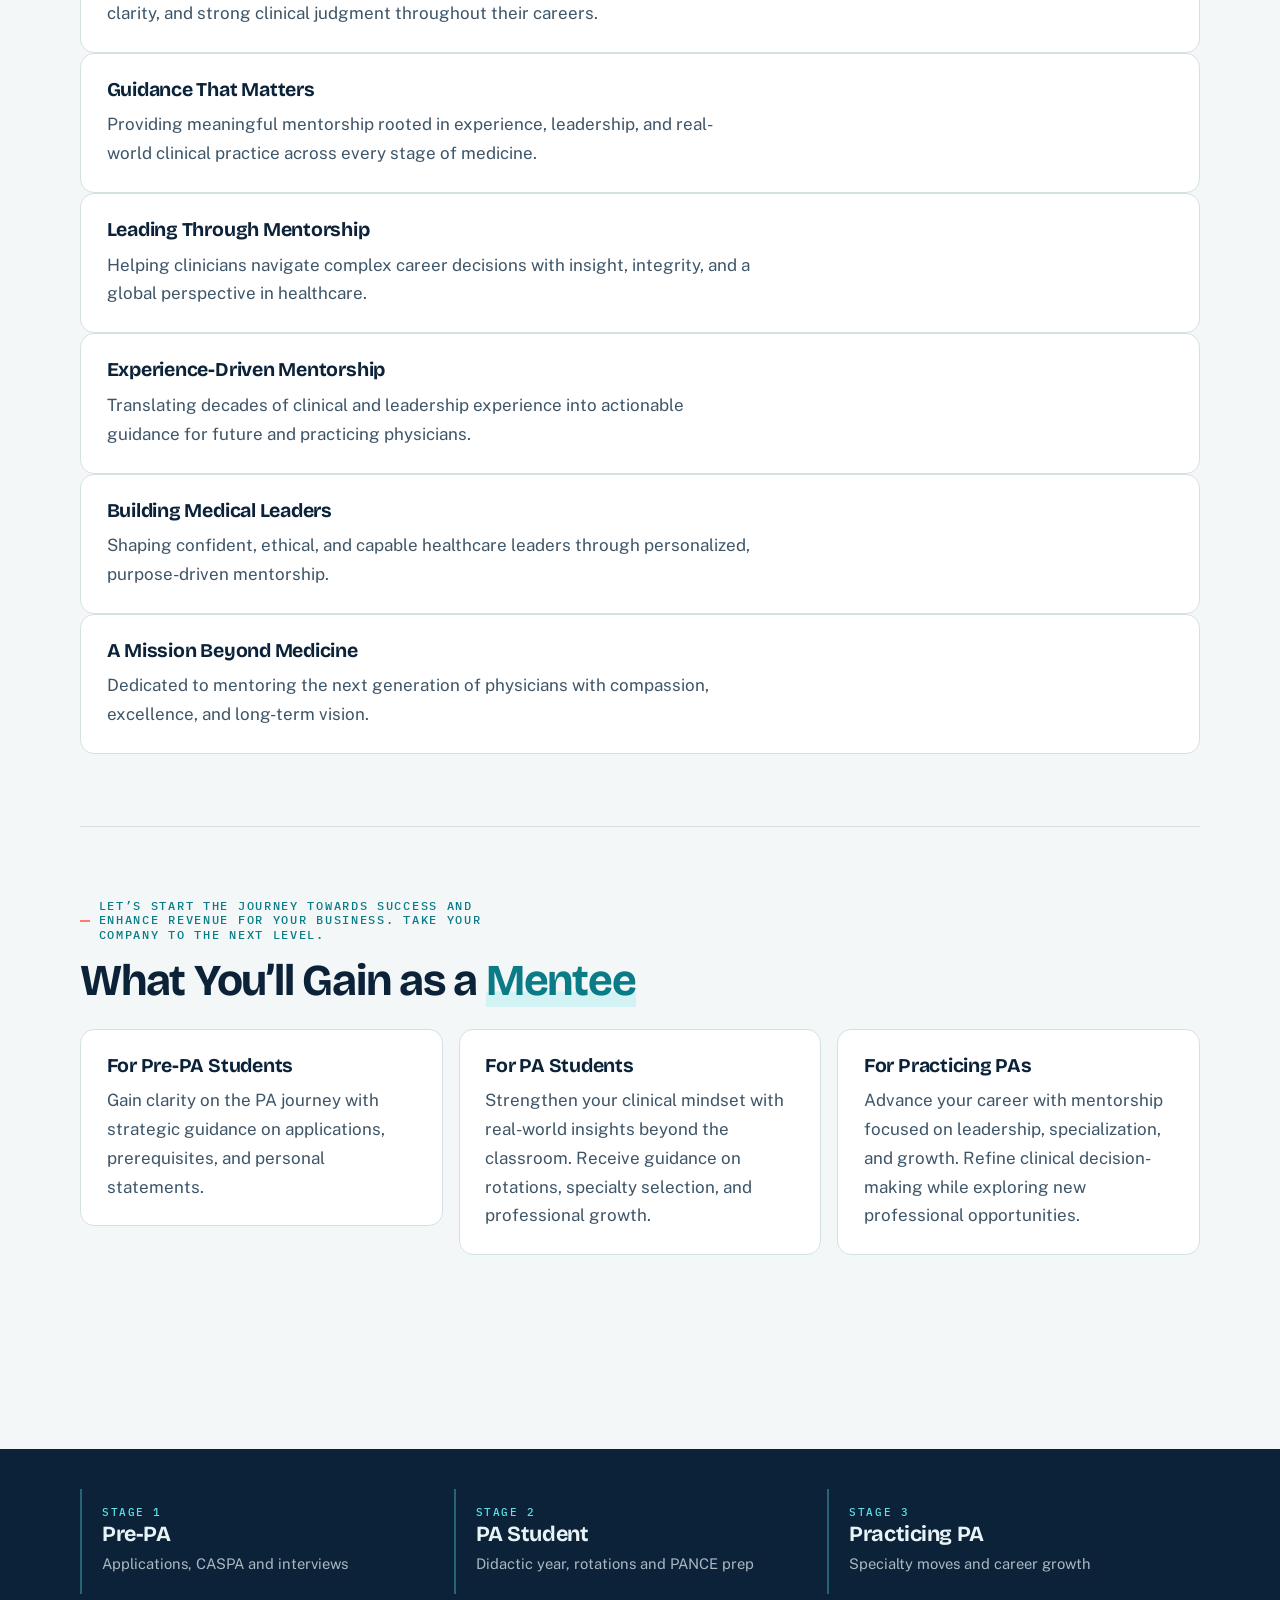
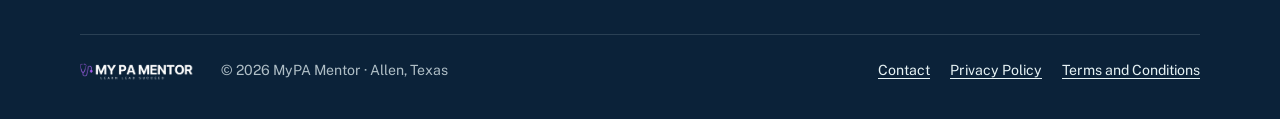
<file: dr-ali-raza/index.html>
<!doctype html>
<html lang="en">
<head>
<meta charset="utf-8">
<meta name="viewport" content="width=device-width, initial-scale=1">
<meta http-equiv="Content-Security-Policy" content="default-src 'none'; style-src 'self'; img-src 'self'; font-src 'self'; base-uri 'none'; form-action 'none'; frame-ancestors 'none'; object-src 'none'">
<meta name="referrer" content="no-referrer">
<title>Dr. Muhammad Ali Raza – My PA Mentor</title>
<meta name="description" content="Dr. Muhammad Ali Raza, MD, MBA Pulmonary • Critical Care • Sleep Medicine About Me The Story Behind a Mentor Dedicated to Excellence in Medicine Dr. Muhamm">
<link rel="canonical" href="https://mypamentor.com/dr-ali-raza/">
<link rel="stylesheet" href="/assets/site.css">
<link rel="icon" href="/assets/icon.svg" type="image/svg+xml">
</head>
<body>
<a class="skip" href="#main">Skip to content</a>
<header class="top"><div class="shell"><a class="brand" href="/"><img src="/assets/logo.png" alt="My PA Mentor — Learn and Succeed" width="535" height="150"></a><nav aria-label="Main"><a href="/">Home</a><a href="/about/">About</a><a href="/service/">Services</a><a href="/mentors/">Mentors</a><a href="/pre-pa-students/">Pre-PA</a><a href="/pa-students/">PA Students</a><a href="/practicing-pa/">Practicing PA</a><a href="/be-a-mentor/">Be a Mentor</a><a href="/contact-us/">Contact</a></nav></div></header>
<div class="notice"><div class="shell"><span class="notice-tag">Update</span><span>Online payments and accounts are paused while we upgrade the site. Consultations can still be booked from the links on each mentorship page, or <a href="/contact-us/">contact us</a> for help with an existing booking.</span></div></div>
<main id="main" class="shell page-dr-ali-raza">
<section class="block lead"><div class="stack"><div class="stack"><div class="stack"><h1>Dr. Muhammad Ali Raza, MD, MBA</h1><h3>Pulmonary • Critical Care • Sleep Medicine</h3></div></div></div></section>
<section class="block grid"><div class="stack"><p class="eyebrow">About Me</p><h2>The Story Behind a Mentor Dedicated to Excellence in Medicine</h2><p>Dr. Muhammad Ali Raza is a board‑certified physician in Pulmonary Medicine, Critical Care Medicine, and Sleep Medicine, with decades of global clinical and leadership experience. He currently serves patients across the North Dallas area, delivering high‑acuity pulmonary and critical care services with a patient‑centered, evidence‑based approach.</p><p>Dr. Raza has held senior leadership roles at world‑class institutions including the Cleveland Clinic (USA), Mafraq Hospital (Abu Dhabi), and the University of South Carolina, where he established the institution’s first Pulmonary Hypertension Program. His clinical interests include pulmonary hypertension, asthma management, and advanced non‑invasive ventilation strategies for sleep apnea, particularly in patients with heart failure.</p><p class="cta"><a class="button" href="/faseeha-raza/">Book Your Consultation</a></p></div><div class="stack"><figure><img src="/images/2025-10-drRazaprofile.webp" alt="" loading="lazy"></figure></div></section>
<section class="block"><p class="eyebrow">As a Mentor</p><h2><span class="hl">MY MISSON</span></h2><div class="stack"><div class="card"><h3>Mentoring with Purpose</h3><p>Empowering physicians and healthcare professionals to grow with confidence, clarity, and strong clinical judgment throughout their careers.</p></div><div class="card"><h3>Guidance That Matters</h3><p>Providing meaningful mentorship rooted in experience, leadership, and real-world clinical practice across every stage of medicine.</p></div><div class="card"><h3>Leading Through Mentorship</h3><p>Helping clinicians navigate complex career decisions with insight, integrity, and a global perspective in healthcare.</p></div><div class="card"><h3>Experience-Driven Mentorship</h3><p>Translating decades of clinical and leadership experience into actionable guidance for future and practicing physicians.</p></div><div class="card"><h3>Building Medical Leaders</h3><p>Shaping confident, ethical, and capable healthcare leaders through personalized, purpose-driven mentorship.</p></div><div class="card"><h3>A Mission Beyond Medicine</h3><p>Dedicated to mentoring the next generation of physicians with compassion, excellence, and long-term vision.</p></div></div></section>
<section class="block"><div class="stack"><div class="stack"><div class="stack"><p class="eyebrow">Let’s start the journey towards success and enhance revenue for your business. Take your company to the next level.</p><h2>What You’ll Gain as a <span class="hl">Mentee</span></h2></div></div><div class="grid"><div class="stack"><div class="card"><h3>For Pre-PA Students</h3><p>Gain clarity on the PA journey with strategic guidance on applications, prerequisites, and personal statements.</p></div></div><div class="stack"><div class="card"><h3>For PA Students</h3><p>Strengthen your clinical mindset with real-world insights beyond the classroom.
Receive guidance on rotations, specialty selection, and professional growth.</p></div></div><div class="stack"><div class="card"><h3>For Practicing PAs</h3><p>Advance your career with mentorship focused on leadership, specialization, and growth.
Refine clinical decision-making while exploring new professional opportunities.</p></div></div></div></div></section>

</main>
<footer class="bottom">
<div class="shell journey" aria-label="Mentorship by career stage">
<a href="/pre-pa-students/"><span class="stage">Stage 1</span><strong>Pre-PA</strong><span>Applications, CASPA and interviews</span></a>
<a href="/pa-students/"><span class="stage">Stage 2</span><strong>PA Student</strong><span>Didactic year, rotations and PANCE prep</span></a>
<a href="/practicing-pa/"><span class="stage">Stage 3</span><strong>Practicing PA</strong><span>Specialty moves and career growth</span></a>
</div>
<div class="shell base"><p><img class="foot-logo" src="/assets/logo.png" alt="My PA Mentor" width="535" height="150">&copy; 2026 MyPA Mentor &middot; Allen, Texas</p><p><a href="/contact-us/">Contact</a><a href="/privacy/">Privacy Policy</a><a href="/terms/">Terms and Conditions</a></p></div>
</footer>
</body>
</html>
</file>
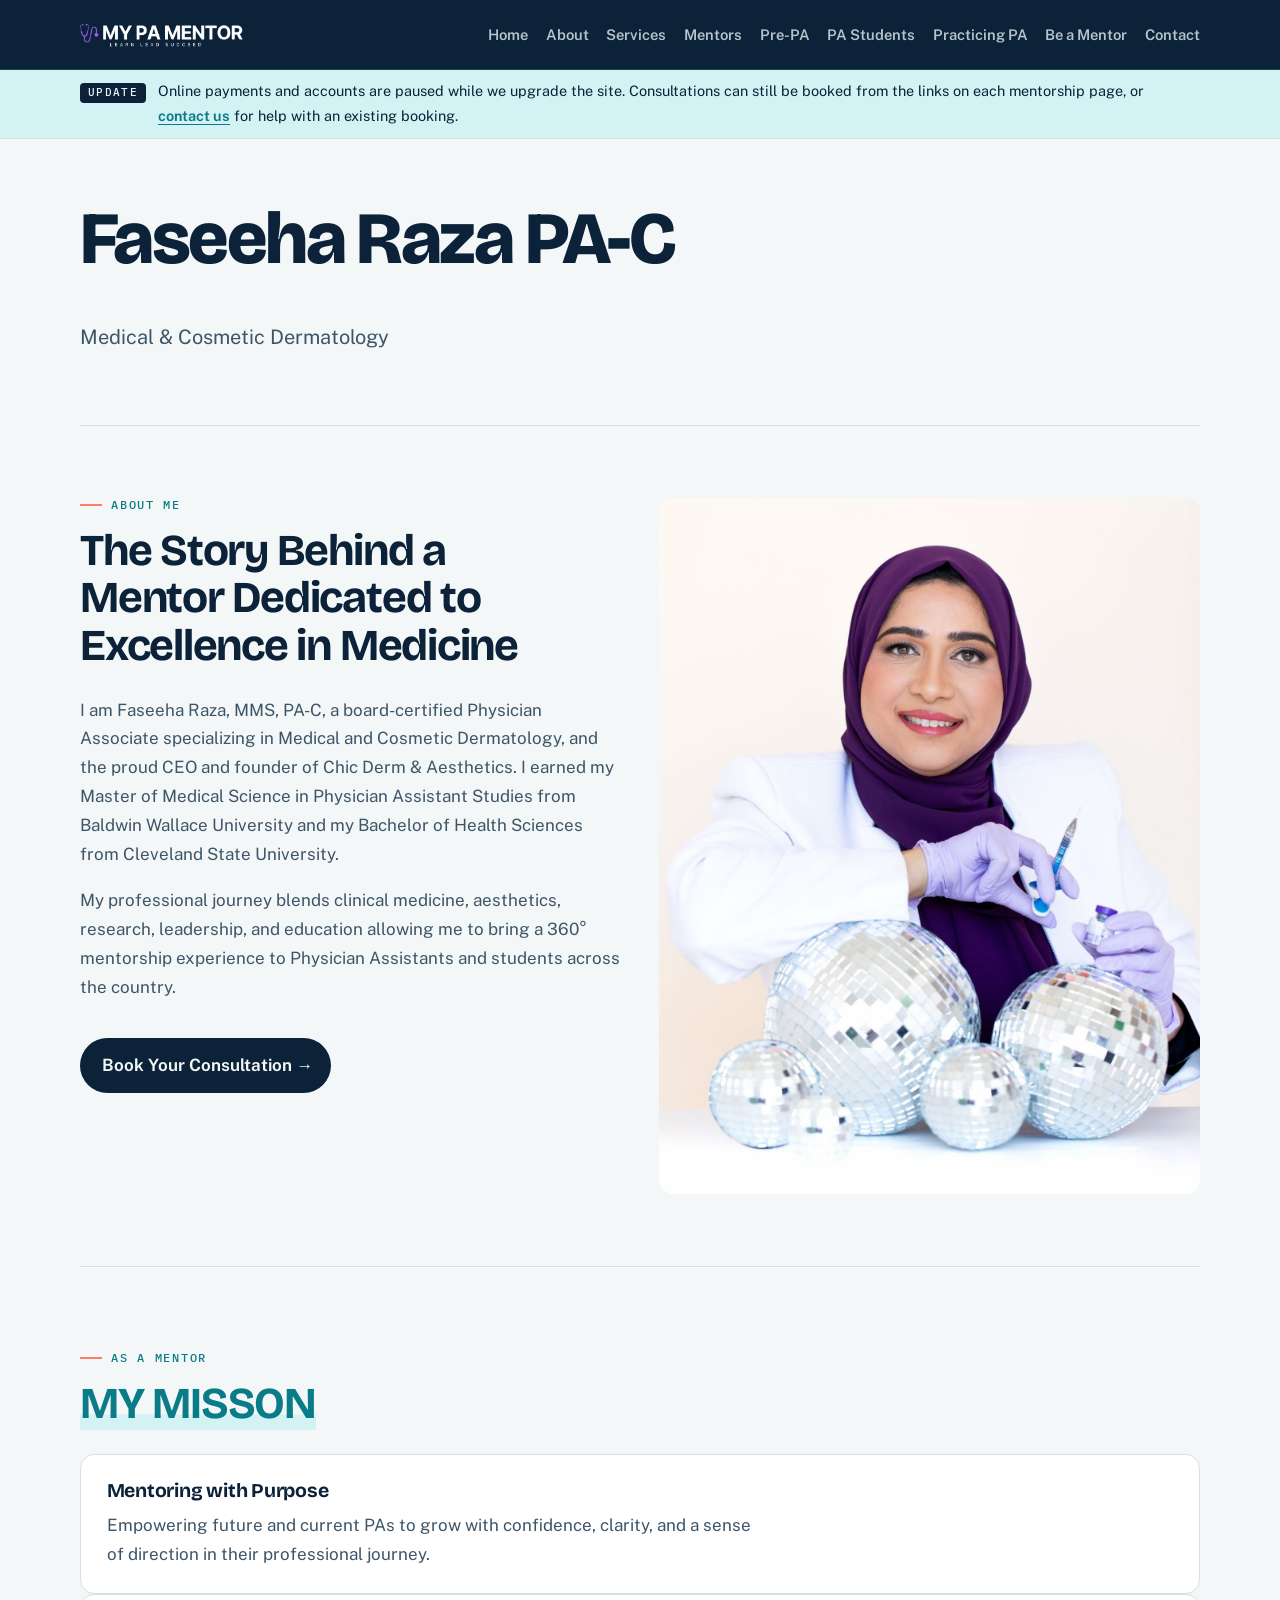
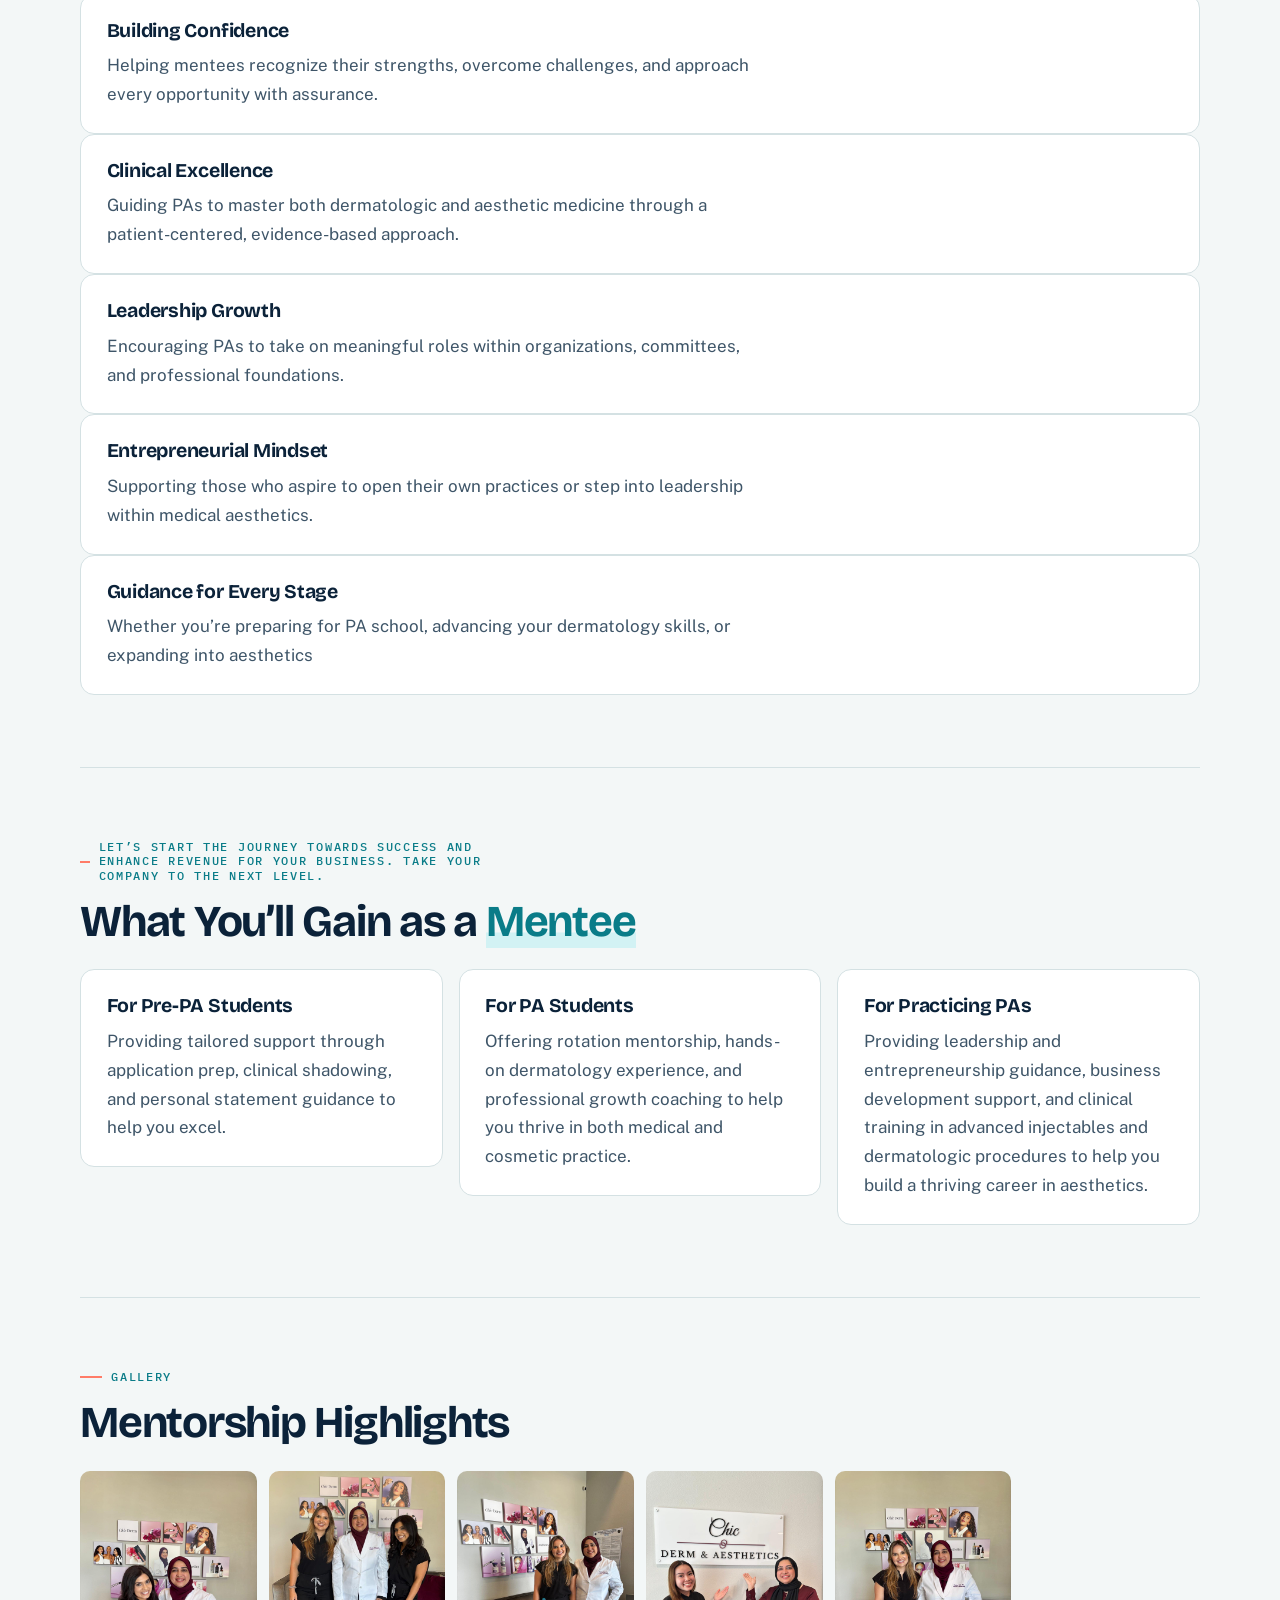
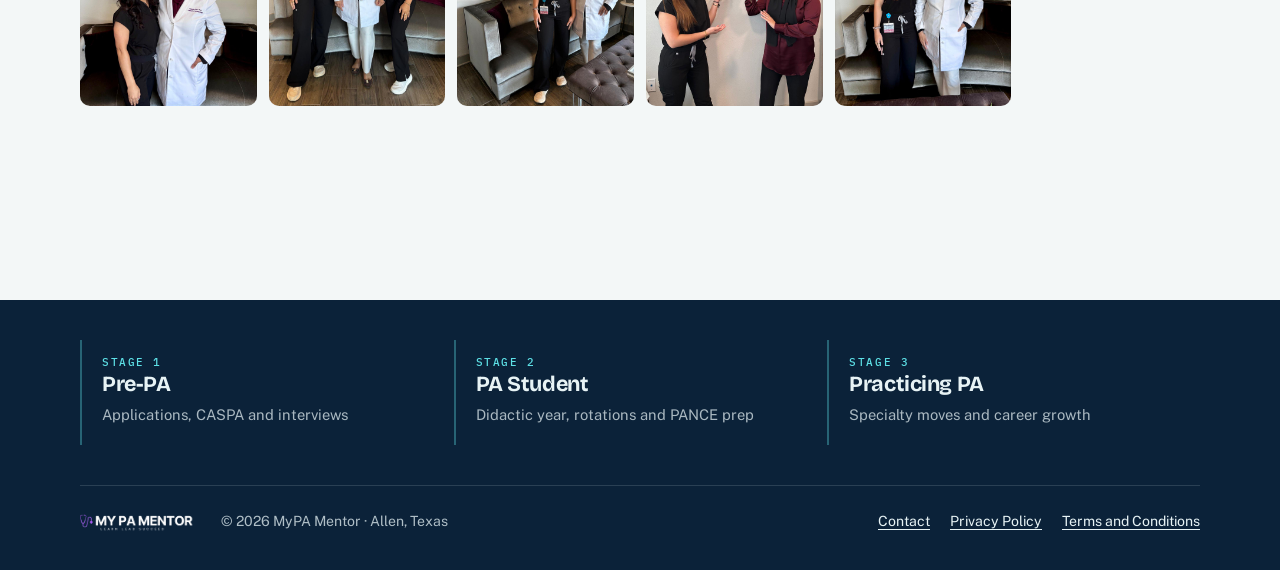
<file: faseeha-raza/index.html>
<!doctype html>
<html lang="en">
<head>
<meta charset="utf-8">
<meta name="viewport" content="width=device-width, initial-scale=1">
<meta http-equiv="Content-Security-Policy" content="default-src 'none'; style-src 'self'; img-src 'self'; font-src 'self'; base-uri 'none'; form-action 'none'; frame-ancestors 'none'; object-src 'none'">
<meta name="referrer" content="no-referrer">
<title>Faseeha Raza – My PA Mentor</title>
<meta name="description" content="Faseeha Raza PA-C Medical &amp; Cosmetic Dermatology About Me The Story Behind a Mentor Dedicated to Excellence in Medicine I am Faseeha Raza, MMS, PA-C, a">
<link rel="canonical" href="https://mypamentor.com/faseeha-raza/">
<link rel="stylesheet" href="/assets/site.css">
<link rel="icon" href="/assets/icon.svg" type="image/svg+xml">
</head>
<body>
<a class="skip" href="#main">Skip to content</a>
<header class="top"><div class="shell"><a class="brand" href="/"><img src="/assets/logo.png" alt="My PA Mentor — Learn and Succeed" width="535" height="150"></a><nav aria-label="Main"><a href="/">Home</a><a href="/about/">About</a><a href="/service/">Services</a><a href="/mentors/">Mentors</a><a href="/pre-pa-students/">Pre-PA</a><a href="/pa-students/">PA Students</a><a href="/practicing-pa/">Practicing PA</a><a href="/be-a-mentor/">Be a Mentor</a><a href="/contact-us/">Contact</a></nav></div></header>
<div class="notice"><div class="shell"><span class="notice-tag">Update</span><span>Online payments and accounts are paused while we upgrade the site. Consultations can still be booked from the links on each mentorship page, or <a href="/contact-us/">contact us</a> for help with an existing booking.</span></div></div>
<main id="main" class="shell page-faseeha-raza">
<section class="block lead"><div class="stack"><div class="stack"><div class="stack"><h1>Faseeha Raza PA-C</h1><h3>Medical &amp; Cosmetic Dermatology</h3></div></div></div></section>
<section class="block grid"><div class="stack"><p class="eyebrow">About Me</p><h2>The Story Behind a Mentor Dedicated to Excellence in Medicine</h2><p>I am Faseeha Raza, MMS, PA-C, a board-certified Physician Associate specializing in Medical and Cosmetic Dermatology, and the proud CEO and founder of Chic Derm &amp; Aesthetics. I earned my Master of Medical Science in Physician Assistant Studies from Baldwin Wallace University and my Bachelor of Health Sciences from Cleveland State University.</p><p>My professional journey blends clinical medicine, aesthetics, research, leadership, and education allowing me to bring a 360° mentorship experience to Physician Assistants and students across the country.</p><p class="cta"><a class="button" href="/faseeha-raza/">Book Your Consultation</a></p></div><div class="stack"><figure><img src="/images/2025-10-WhatsApp-Image-2025-10-29-at-23.47.43_56d83f31-e1761763750334.jpg" alt="" loading="lazy"></figure></div></section>
<section class="block"><p class="eyebrow">As a Mentor</p><h2><span class="hl">MY MISSON</span></h2><div class="stack"><div class="card"><h3>Mentoring with Purpose</h3><p>Empowering future and current PAs to grow with confidence, clarity, and a sense of direction in their professional journey.</p></div><div class="card"><h3>Building Confidence</h3><p>Helping mentees recognize their strengths, overcome challenges, and approach every opportunity with assurance.</p></div><div class="card"><h3>Clinical Excellence</h3><p>Guiding PAs to master both dermatologic and aesthetic medicine through a patient-centered, evidence-based approach.</p></div><div class="card"><h3>Leadership Growth</h3><p>Encouraging PAs to take on meaningful roles within organizations, committees, and professional foundations.</p></div><div class="card"><h3>Entrepreneurial Mindset</h3><p>Supporting those who aspire to open their own practices or step into leadership within medical aesthetics.</p></div><div class="card"><h3>Guidance for Every Stage</h3><p>Whether you’re preparing for PA school, advancing your dermatology skills, or expanding into aesthetics</p></div></div></section>
<section class="block"><div class="stack"><div class="stack"><div class="stack"><p class="eyebrow">Let’s start the journey towards success and enhance revenue for your business. Take your company to the next level.</p><h2>What You’ll Gain as a <span class="hl">Mentee</span></h2></div></div><div class="grid"><div class="stack"><div class="card"><h3>For Pre-PA Students</h3><p>Providing tailored support through application prep, clinical shadowing, and personal statement guidance to help you excel.</p></div></div><div class="stack"><div class="card"><h3>For PA Students</h3><p>Offering rotation mentorship, hands-on dermatology experience, and professional growth coaching to help you thrive in both medical and cosmetic practice.</p></div></div><div class="stack"><div class="card"><h3>For Practicing PAs</h3><p>Providing leadership and entrepreneurship guidance, business development support, and clinical training in advanced injectables and dermatologic procedures to help you build a thriving career in aesthetics.</p></div></div></div></div></section>
<section class="block"><div class="stack"><div class="stack"><div class="stack"><p class="eyebrow">Gallery</p><h2>Mentorship Highlights</h2></div></div><div class="stack"><div class="stack"><div class="gallery"><img src="/images/2025-10-WhatsApp-Image-2025-10-08-at-19.29.25_0da1d5cc.jpg" alt="" loading="lazy"><img src="/images/2025-10-WhatsApp-Image-2025-10-08-at-19.29.25_1fe58d26.jpg" alt="" loading="lazy"><img src="/images/2025-10-WhatsApp-Image-2025-10-08-at-19.29.25_03331dae.jpg" alt="" loading="lazy"><img src="/images/2025-10-WhatsApp-Image-2025-10-08-at-19.29.25_40284dfd.jpg" alt="" loading="lazy"><img src="/images/2025-10-WhatsApp-Image-2025-10-08-at-19.29.25_ddb46d6b.jpg" alt="" loading="lazy"></div></div></div></div></section>

</main>
<footer class="bottom">
<div class="shell journey" aria-label="Mentorship by career stage">
<a href="/pre-pa-students/"><span class="stage">Stage 1</span><strong>Pre-PA</strong><span>Applications, CASPA and interviews</span></a>
<a href="/pa-students/"><span class="stage">Stage 2</span><strong>PA Student</strong><span>Didactic year, rotations and PANCE prep</span></a>
<a href="/practicing-pa/"><span class="stage">Stage 3</span><strong>Practicing PA</strong><span>Specialty moves and career growth</span></a>
</div>
<div class="shell base"><p><img class="foot-logo" src="/assets/logo.png" alt="My PA Mentor" width="535" height="150">&copy; 2026 MyPA Mentor &middot; Allen, Texas</p><p><a href="/contact-us/">Contact</a><a href="/privacy/">Privacy Policy</a><a href="/terms/">Terms and Conditions</a></p></div>
</footer>
</body>
</html>
</file>
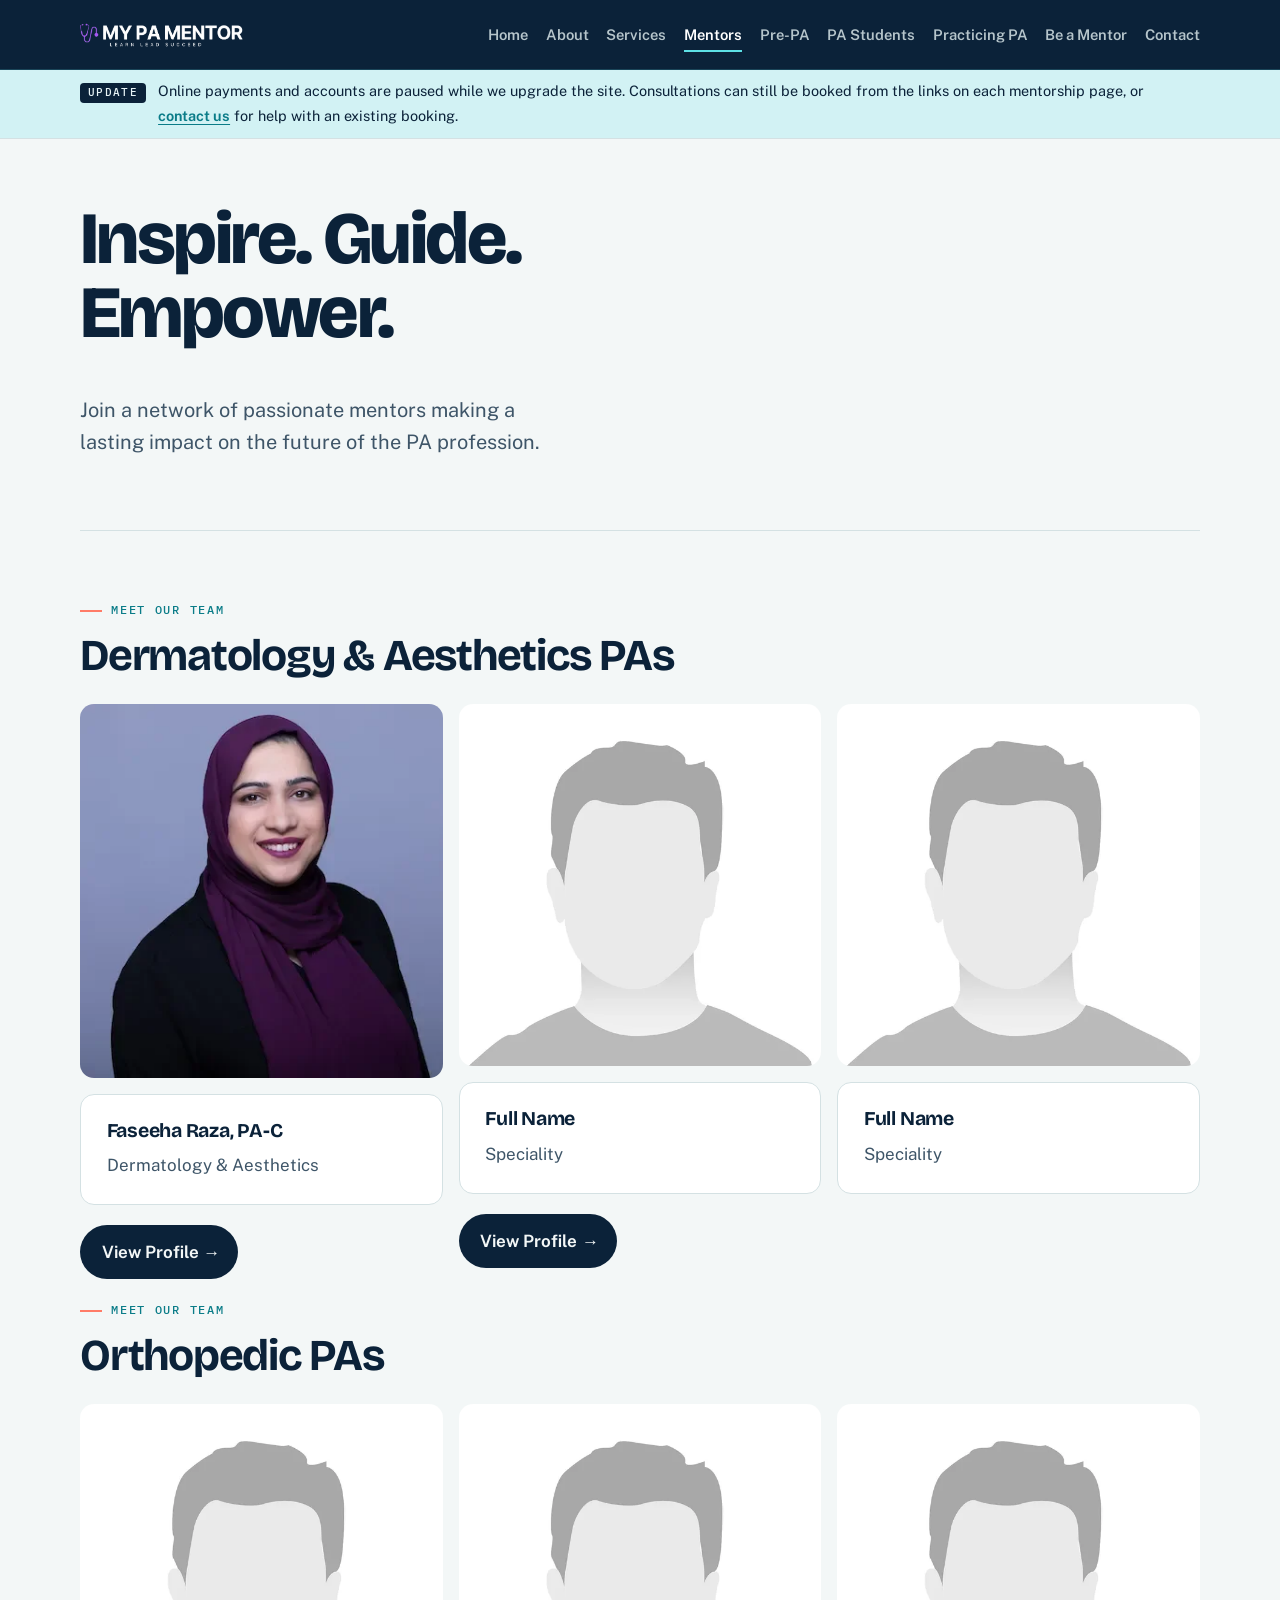
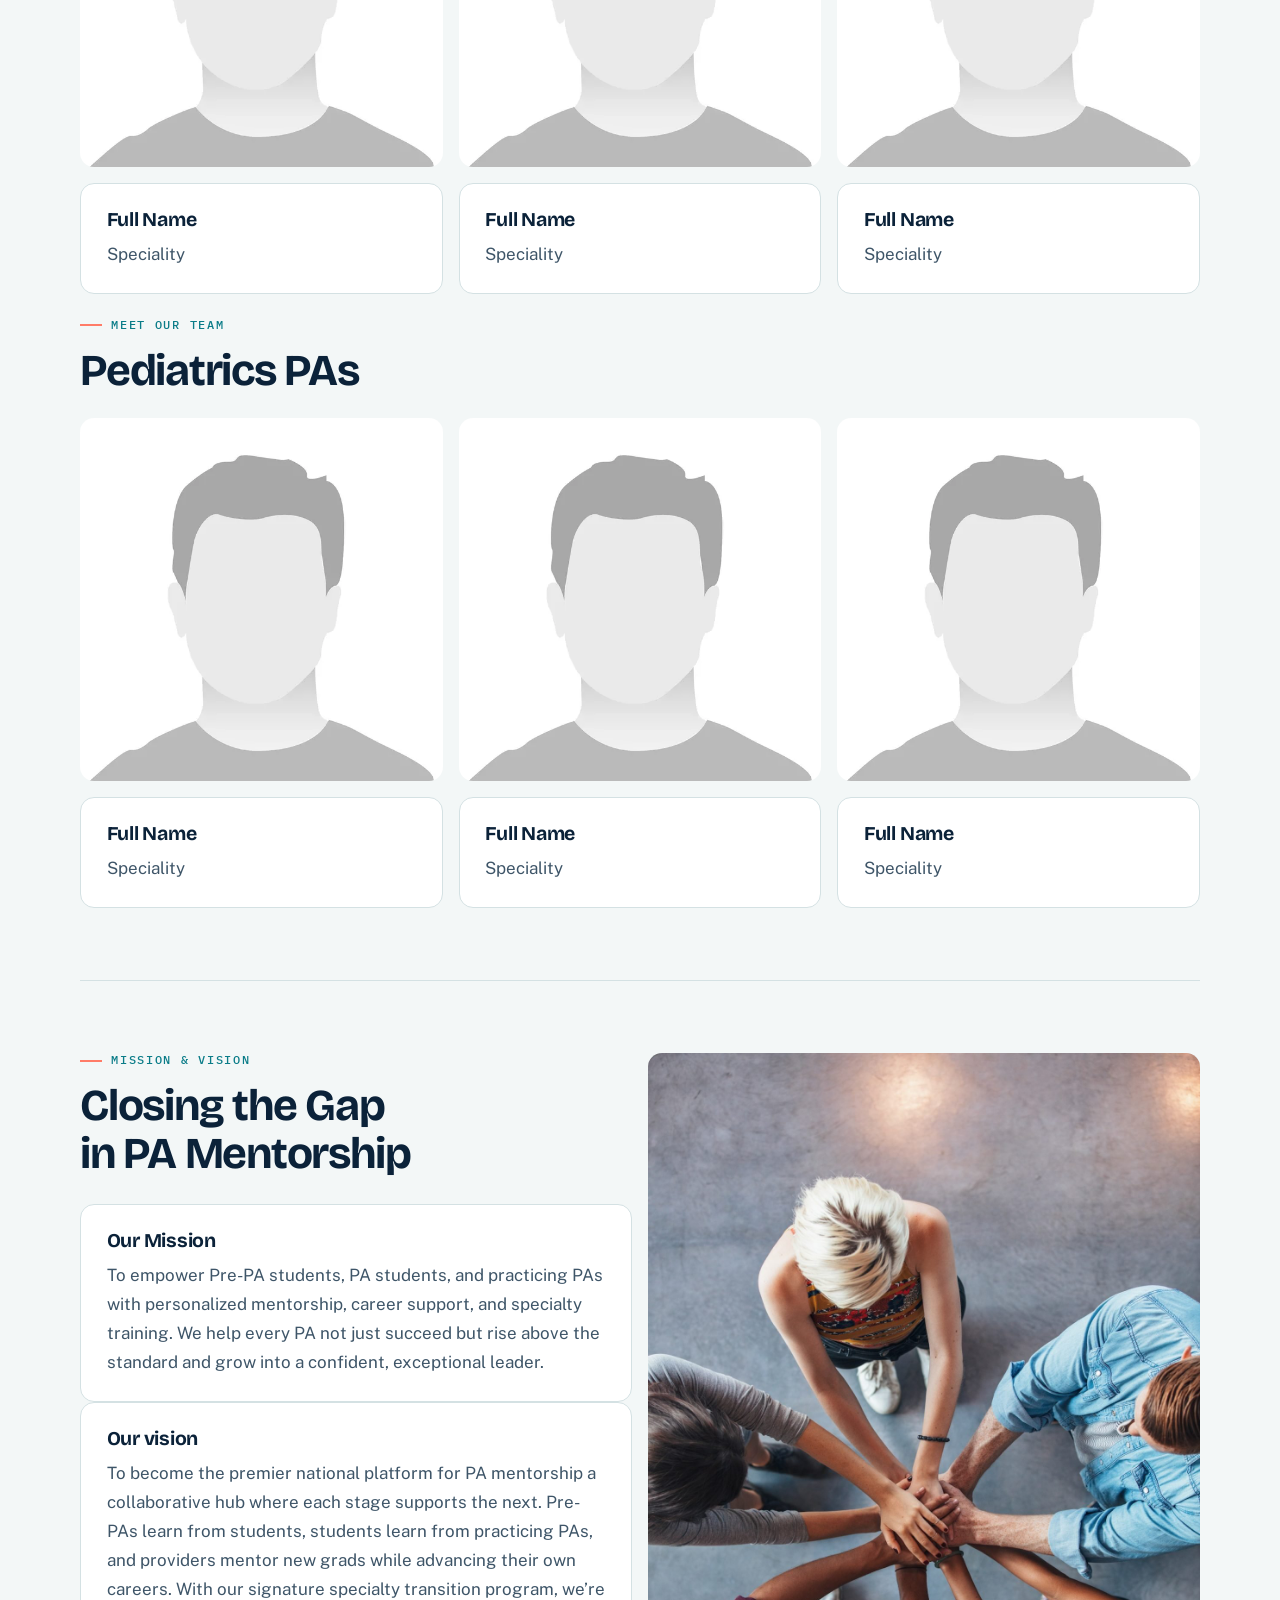
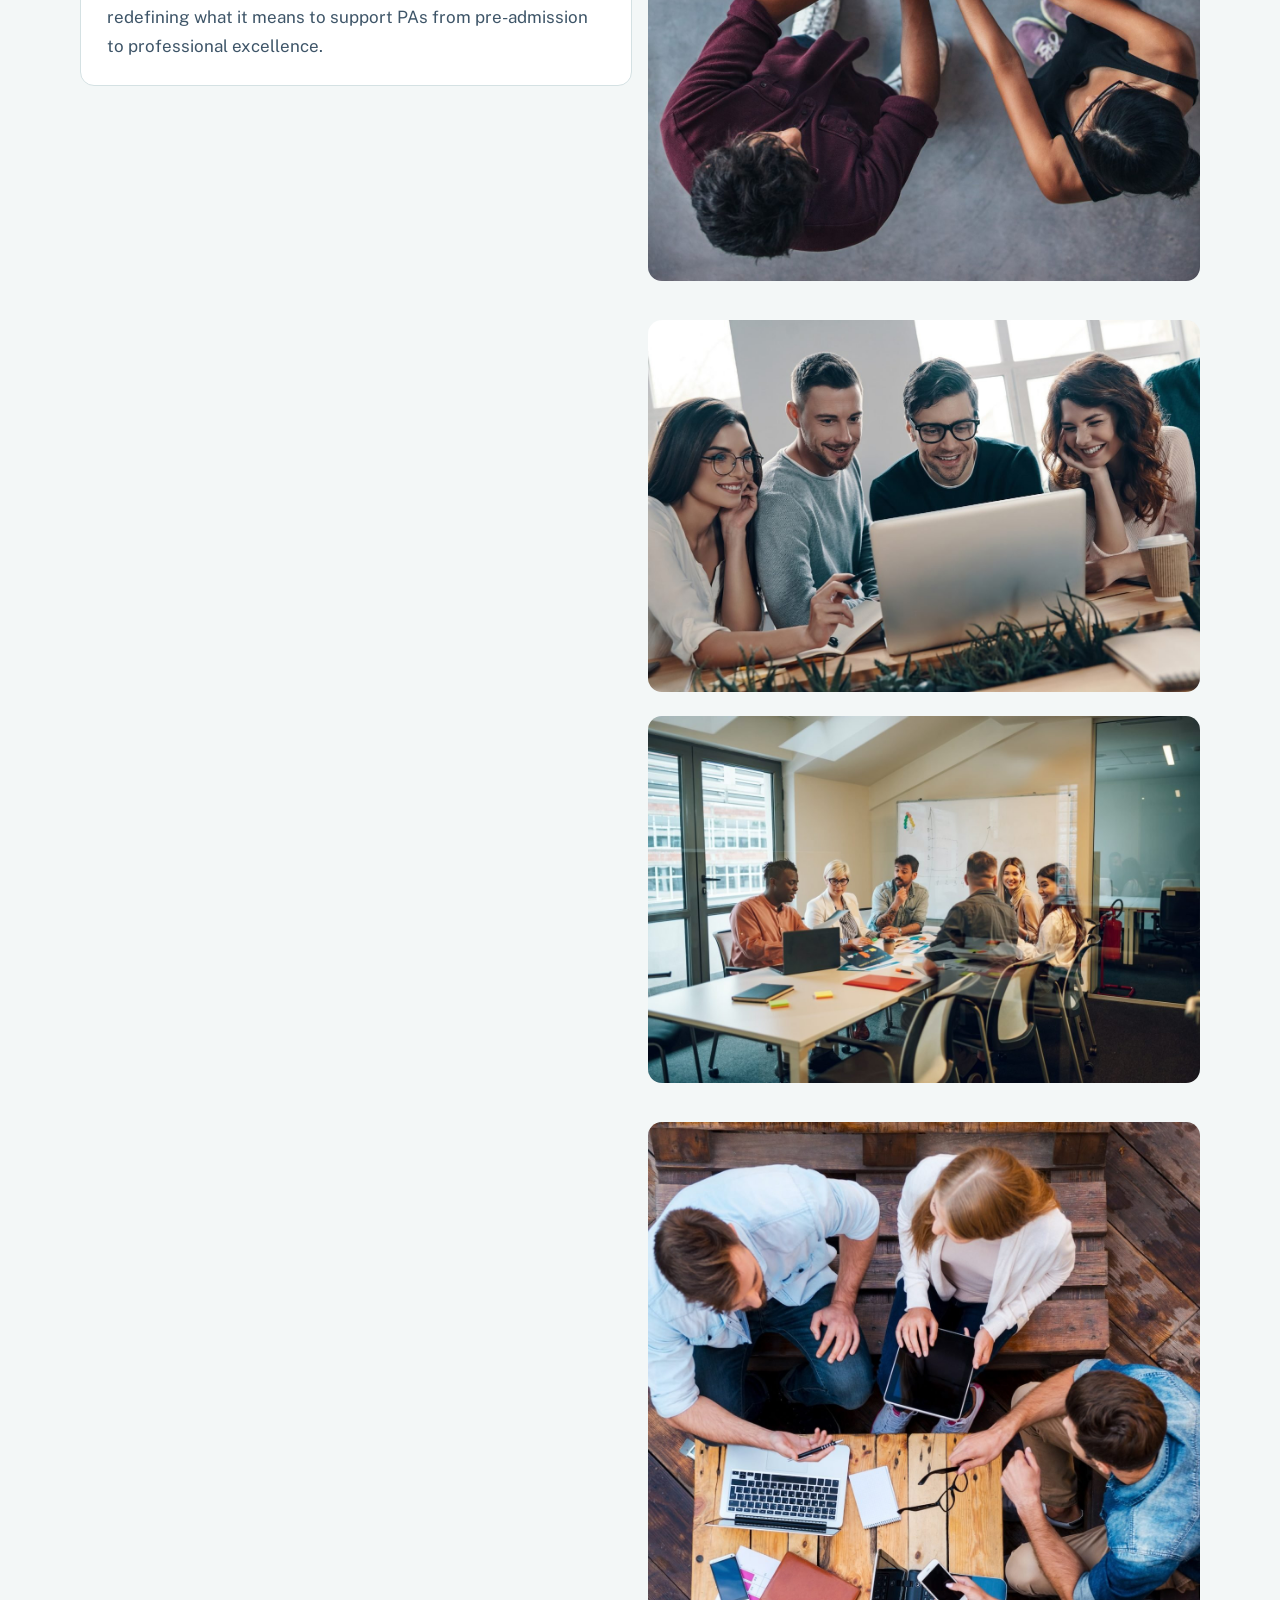
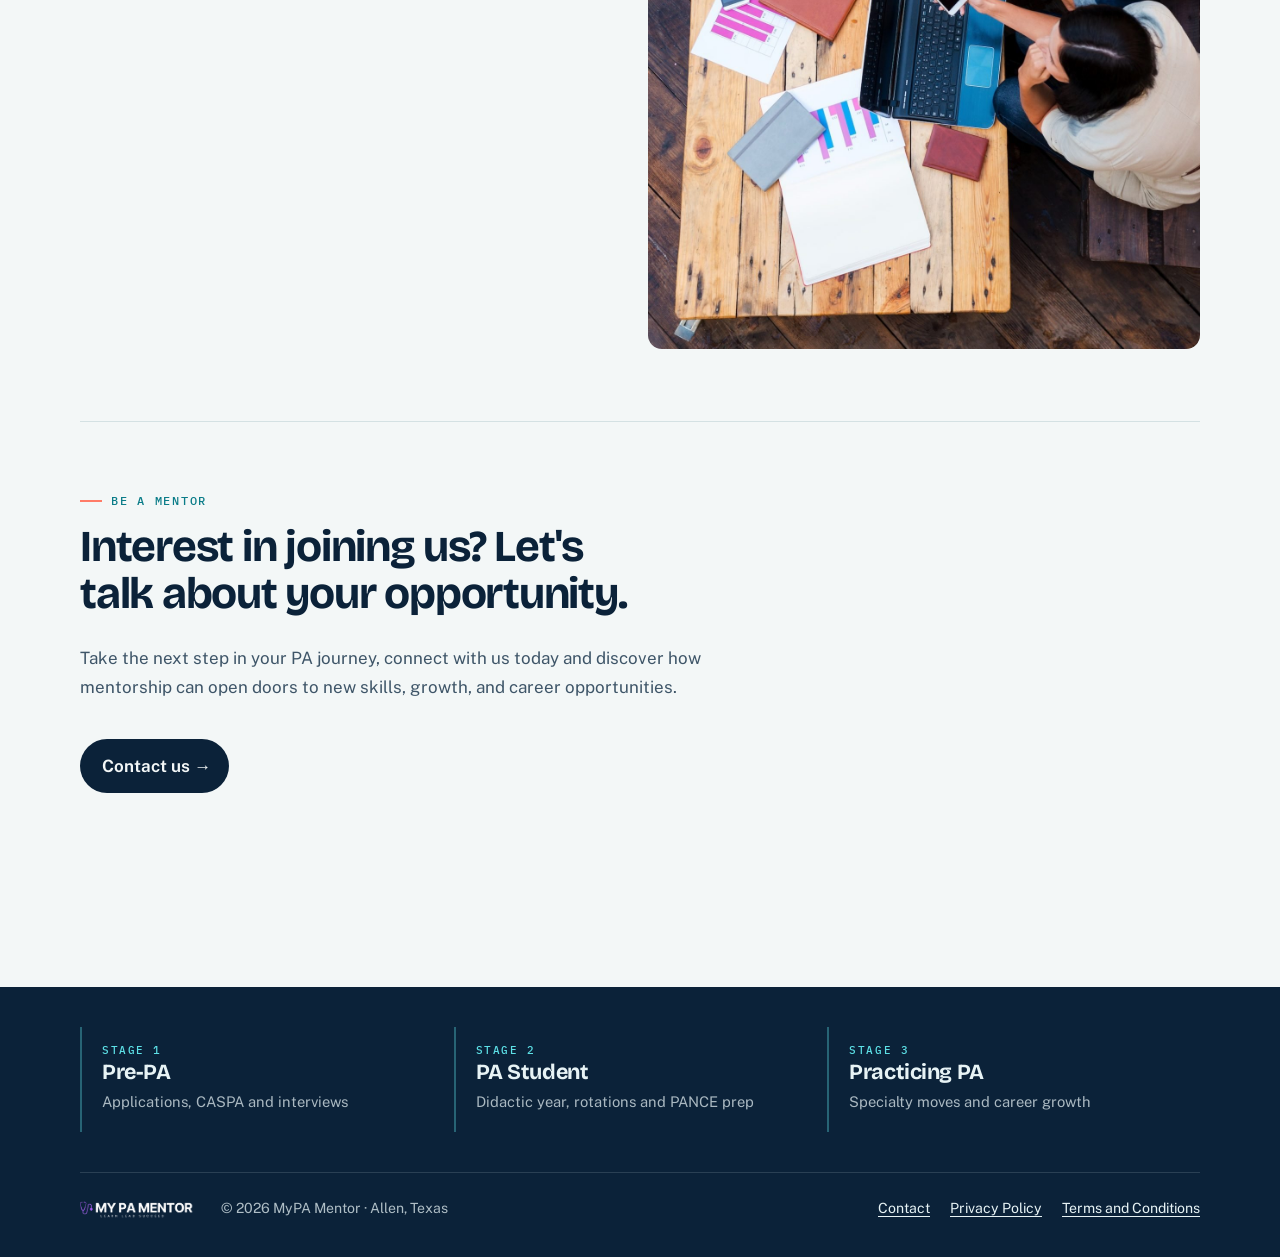
<file: mentors/index.html>
<!doctype html>
<html lang="en">
<head>
<meta charset="utf-8">
<meta name="viewport" content="width=device-width, initial-scale=1">
<meta http-equiv="Content-Security-Policy" content="default-src 'none'; style-src 'self'; img-src 'self'; font-src 'self'; base-uri 'none'; form-action 'none'; frame-ancestors 'none'; object-src 'none'">
<meta name="referrer" content="no-referrer">
<title>Mentors – My PA Mentor</title>
<meta name="description" content="Inspire. Guide. Empower. Join a network of passionate mentors making a lasting impact on the future of the PA profession. Meet our team Dermatology &amp; A">
<link rel="canonical" href="https://mypamentor.com/mentors/">
<link rel="stylesheet" href="/assets/site.css">
<link rel="icon" href="/assets/icon.svg" type="image/svg+xml">
</head>
<body>
<a class="skip" href="#main">Skip to content</a>
<header class="top"><div class="shell"><a class="brand" href="/"><img src="/assets/logo.png" alt="My PA Mentor — Learn and Succeed" width="535" height="150"></a><nav aria-label="Main"><a href="/">Home</a><a href="/about/">About</a><a href="/service/">Services</a><a href="/mentors/" aria-current="page">Mentors</a><a href="/pre-pa-students/">Pre-PA</a><a href="/pa-students/">PA Students</a><a href="/practicing-pa/">Practicing PA</a><a href="/be-a-mentor/">Be a Mentor</a><a href="/contact-us/">Contact</a></nav></div></header>
<div class="notice"><div class="shell"><span class="notice-tag">Update</span><span>Online payments and accounts are paused while we upgrade the site. Consultations can still be booked from the links on each mentorship page, or <a href="/contact-us/">contact us</a> for help with an existing booking.</span></div></div>
<main id="main" class="shell page-mentors">
<section class="block lead"><div class="stack"><div class="stack"><div class="stack"><h1>Inspire. Guide. Empower.</h1><h3>Join a network of passionate mentors making a lasting impact on the future of the PA profession.</h3></div></div></div></section>
<section class="block"><div class="stack"><div class="stack"><div class="stack"><p class="eyebrow">Meet our team</p><h2>Dermatology &amp; Aesthetics PAs</h2></div></div><div class="grid"><div class="stack"><figure><img src="/images/2025-10-drfashiaprofile.webp" alt="" loading="lazy"></figure><div class="card"><h3>Faseeha Raza, PA-C</h3><p>Dermatology &amp; Aesthetics</p></div><p class="cta"><a class="button" href="/faseeha-raza/">View Profile</a></p></div><div class="stack"><figure><img src="/images/2026-01-depositphotos_133352010-stock-illustration-default-placeholder-man-and-woman.webp" alt="" loading="lazy"></figure><div class="card"><h3>Full Name</h3><p>Speciality</p></div><p class="cta"><a class="button" href="/dr-ali-raza/">View Profile</a></p></div><div class="stack"><figure><img src="/images/2026-01-depositphotos_133352010-stock-illustration-default-placeholder-man-and-woman.webp" alt="" loading="lazy"></figure><div class="card"><h3>Full Name</h3><p>Speciality</p></div></div></div><div class="stack"><div class="stack"><p class="eyebrow">Meet our team</p><h2>Orthopedic PAs</h2></div></div><div class="grid"><div class="stack"><figure><img src="/images/2026-01-depositphotos_133352010-stock-illustration-default-placeholder-man-and-woman.webp" alt="" loading="lazy"></figure><div class="card"><h3>Full Name</h3><p>Speciality</p></div></div><div class="stack"><figure><img src="/images/2026-01-depositphotos_133352010-stock-illustration-default-placeholder-man-and-woman.webp" alt="" loading="lazy"></figure><div class="card"><h3>Full Name</h3><p>Speciality</p></div></div><div class="stack"><figure><img src="/images/2026-01-depositphotos_133352010-stock-illustration-default-placeholder-man-and-woman.webp" alt="" loading="lazy"></figure><div class="card"><h3>Full Name</h3><p>Speciality</p></div></div></div><div class="stack"><div class="stack"><p class="eyebrow">Meet our team</p><h2>Pediatrics PAs</h2></div></div><div class="grid"><div class="stack"><figure><img src="/images/2026-01-depositphotos_133352010-stock-illustration-default-placeholder-man-and-woman.webp" alt="" loading="lazy"></figure><div class="card"><h3>Full Name</h3><p>Speciality</p></div></div><div class="stack"><figure><img src="/images/2026-01-depositphotos_133352010-stock-illustration-default-placeholder-man-and-woman.webp" alt="" loading="lazy"></figure><div class="card"><h3>Full Name</h3><p>Speciality</p></div></div><div class="stack"><figure><img src="/images/2026-01-depositphotos_133352010-stock-illustration-default-placeholder-man-and-woman.webp" alt="" loading="lazy"></figure><div class="card"><h3>Full Name</h3><p>Speciality</p></div></div></div></div></section>
<section class="block grid"><div class="stack"><p class="eyebrow">Mission &amp; Vision</p><h2>Closing the Gap in PA Mentorship</h2><div class="card"><h3>Our Mission</h3><p>To empower Pre-PA students, PA students, and practicing PAs with personalized mentorship, career support, and specialty training. We help every PA not just succeed but rise above the standard and grow into a confident, exceptional leader.</p></div><div class="card"><h3>Our vision</h3><p>To become the premier national platform for PA mentorship a collaborative hub where each stage supports the next. Pre-PAs learn from students, students learn from practicing PAs, and providers mentor new grads while advancing their own careers. With our signature specialty transition program, we’re redefining what it means to support PAs from pre-admission to professional excellence.</p></div></div><div class="stack"><div class="grid"><div class="stack"><figure><img src="/images/2025-10-symbolizing-unity-and-teamwork.jpg" alt="" loading="lazy"></figure></div><div class="stack"><figure><img src="/images/2025-09-team-of-innovators-.jpg" alt="" loading="lazy"></figure></div></div><div class="grid"><div class="stack"><figure><img src="/images/2025-10-multiracial-business-team-having-a-meeting-in-the-office.jpg" alt="" loading="lazy"></figure></div><div class="stack"><figure><img src="/images/2025-09-creative-team-in-action-.jpg" alt="" loading="lazy"></figure></div></div></div></section>
<section class="block"><div class="stack"><p class="eyebrow">Be a mentor</p><h2>Interest in joining us? Let's talk about your opportunity.</h2><p>Take the next step in your PA journey, connect with us today and discover how mentorship can open doors to new skills, growth, and career opportunities.</p><p class="cta"><a class="button" href="/contact-us/">Contact us</a></p></div></section>

</main>
<footer class="bottom">
<div class="shell journey" aria-label="Mentorship by career stage">
<a href="/pre-pa-students/"><span class="stage">Stage 1</span><strong>Pre-PA</strong><span>Applications, CASPA and interviews</span></a>
<a href="/pa-students/"><span class="stage">Stage 2</span><strong>PA Student</strong><span>Didactic year, rotations and PANCE prep</span></a>
<a href="/practicing-pa/"><span class="stage">Stage 3</span><strong>Practicing PA</strong><span>Specialty moves and career growth</span></a>
</div>
<div class="shell base"><p><img class="foot-logo" src="/assets/logo.png" alt="My PA Mentor" width="535" height="150">&copy; 2026 MyPA Mentor &middot; Allen, Texas</p><p><a href="/contact-us/">Contact</a><a href="/privacy/">Privacy Policy</a><a href="/terms/">Terms and Conditions</a></p></div>
</footer>
</body>
</html>
</file>
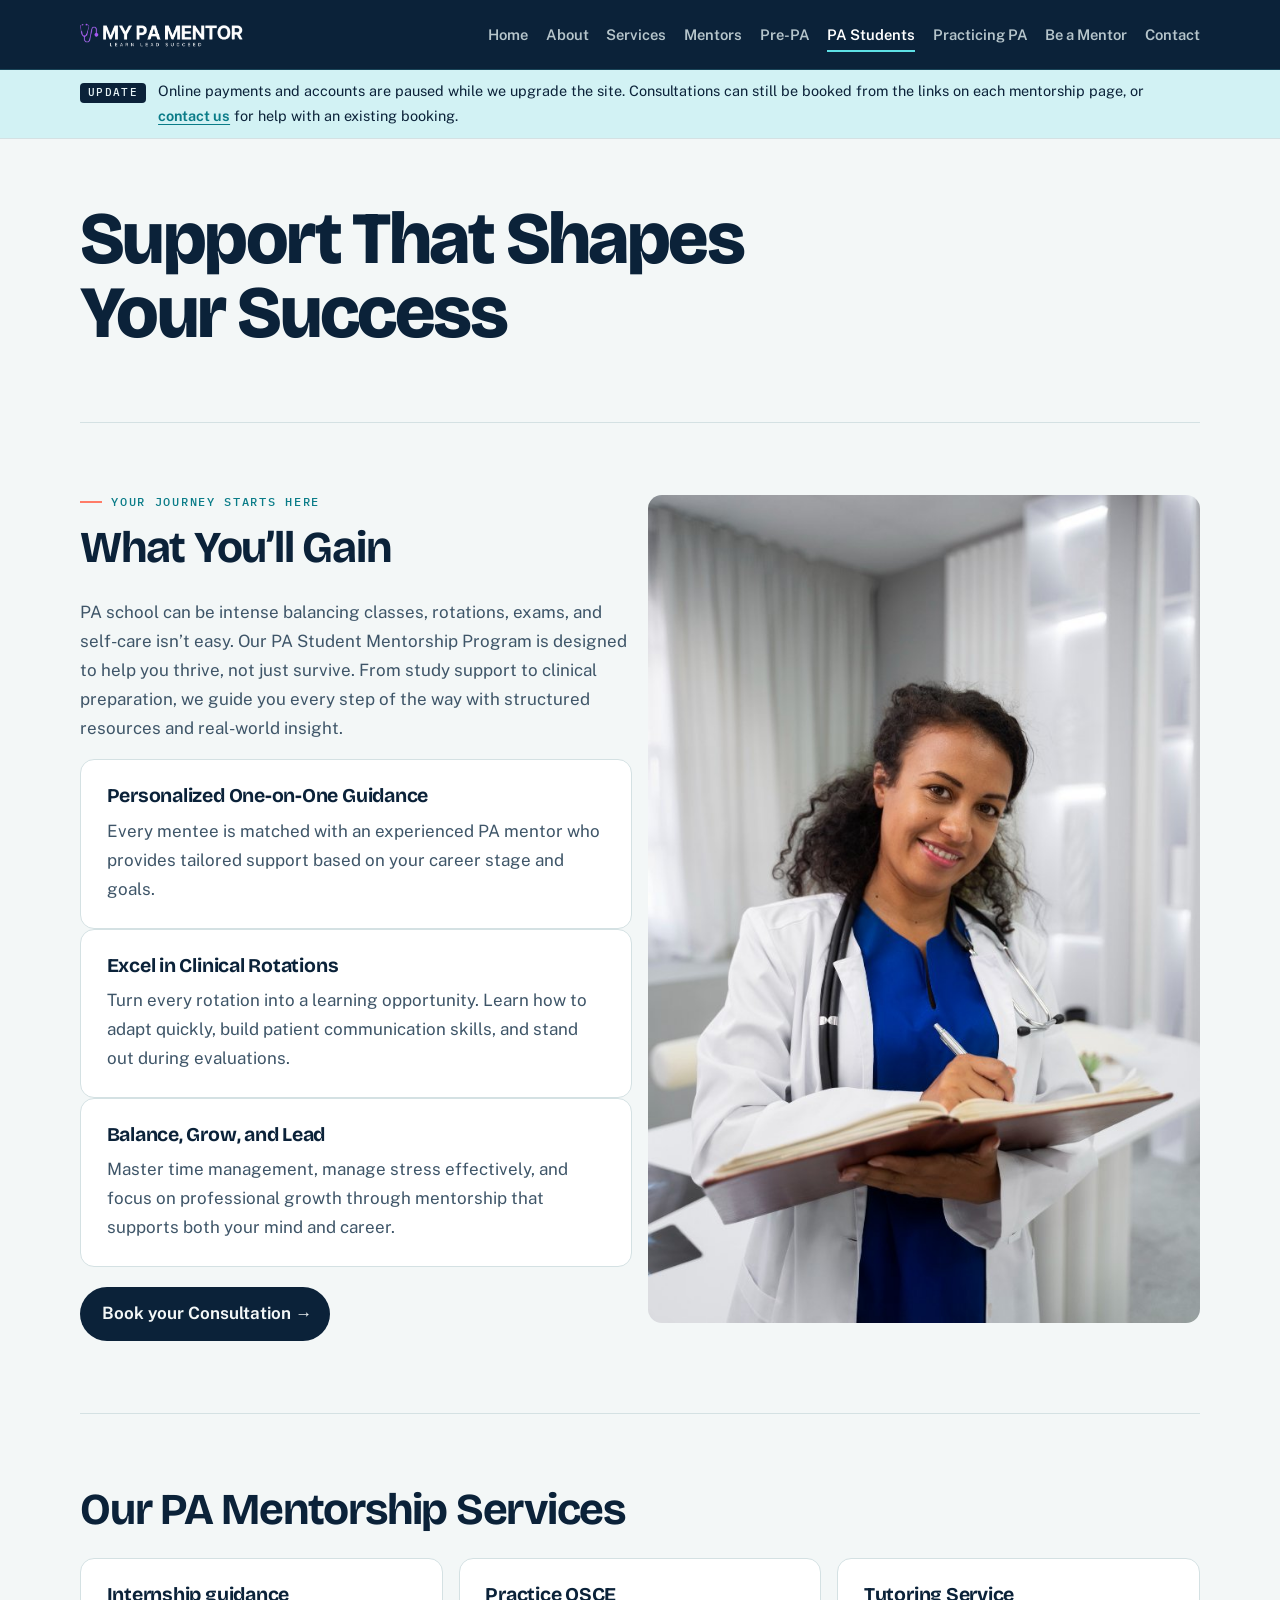
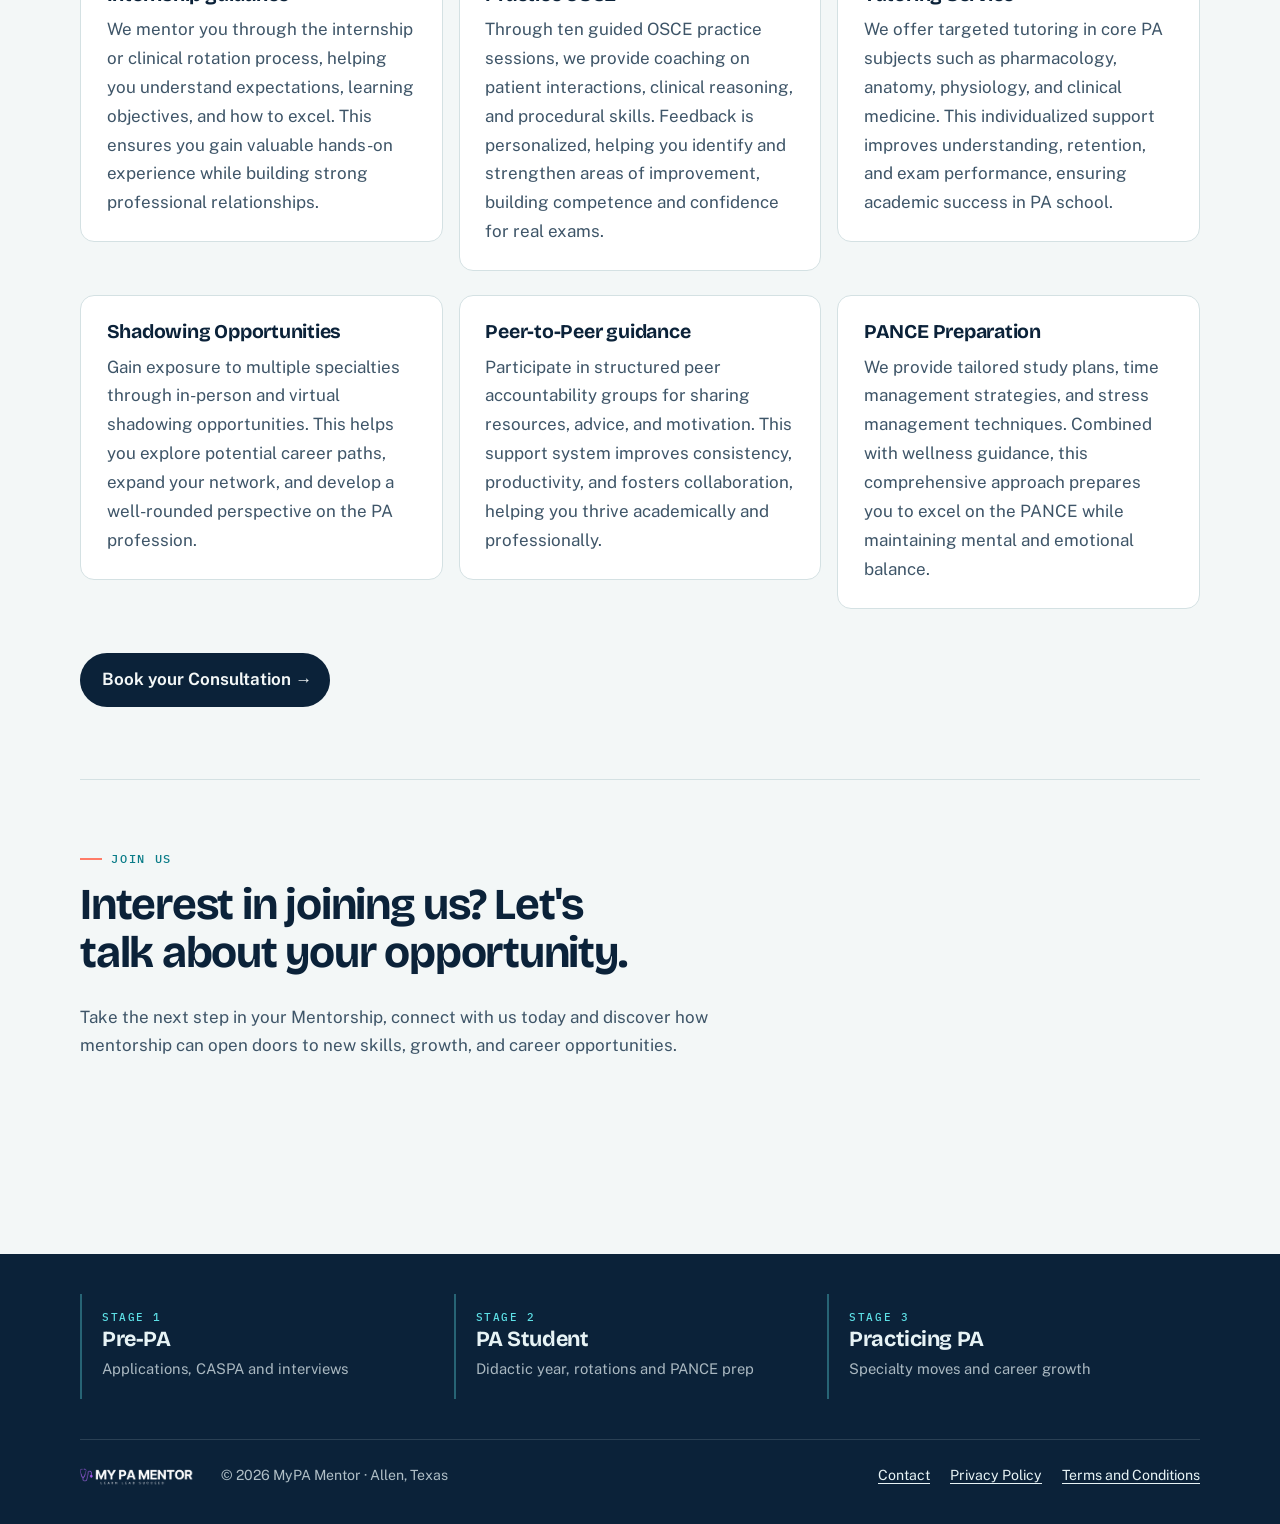
<file: pa-students/index.html>
<!doctype html>
<html lang="en">
<head>
<meta charset="utf-8">
<meta name="viewport" content="width=device-width, initial-scale=1">
<meta http-equiv="Content-Security-Policy" content="default-src 'none'; style-src 'self'; img-src 'self'; font-src 'self'; base-uri 'none'; form-action 'none'; frame-ancestors 'none'; object-src 'none'">
<meta name="referrer" content="no-referrer">
<title>PA Students – My PA Mentor</title>
<meta name="description" content="Support That Shapes Your Success Your Journey Starts Here What You’ll Gain PA school can be intense balancing classes, rotations, exams, and self-care isn’">
<link rel="canonical" href="https://mypamentor.com/pa-students/">
<link rel="stylesheet" href="/assets/site.css">
<link rel="icon" href="/assets/icon.svg" type="image/svg+xml">
</head>
<body>
<a class="skip" href="#main">Skip to content</a>
<header class="top"><div class="shell"><a class="brand" href="/"><img src="/assets/logo.png" alt="My PA Mentor — Learn and Succeed" width="535" height="150"></a><nav aria-label="Main"><a href="/">Home</a><a href="/about/">About</a><a href="/service/">Services</a><a href="/mentors/">Mentors</a><a href="/pre-pa-students/">Pre-PA</a><a href="/pa-students/" aria-current="page">PA Students</a><a href="/practicing-pa/">Practicing PA</a><a href="/be-a-mentor/">Be a Mentor</a><a href="/contact-us/">Contact</a></nav></div></header>
<div class="notice"><div class="shell"><span class="notice-tag">Update</span><span>Online payments and accounts are paused while we upgrade the site. Consultations can still be booked from the links on each mentorship page, or <a href="/contact-us/">contact us</a> for help with an existing booking.</span></div></div>
<main id="main" class="shell page-pa-students">
<section class="block lead"><div class="stack"><div class="stack"><div class="stack"><h1>Support That Shapes Your Success</h1></div></div></div></section>
<section class="block grid"><div class="stack"><p class="eyebrow">Your Journey Starts Here</p><h2>What You’ll Gain</h2><p>PA school can be intense balancing classes, rotations, exams, and self-care isn’t easy. Our PA Student Mentorship Program is designed to help you thrive, not just survive. From study support to clinical preparation, we guide you every step of the way with structured resources and real-world insight.</p><div class="card"><h3>Personalized One-on-One Guidance</h3><p>Every mentee is matched with an experienced PA mentor who provides tailored support based on your career stage and goals.</p></div><div class="card"><h3>Excel in Clinical Rotations</h3><p>Turn every rotation into a learning opportunity. Learn how to adapt quickly, build patient communication skills, and stand out during evaluations.</p></div><div class="card"><h3>Balance, Grow, and Lead</h3><p>Master time management, manage stress effectively, and focus on professional growth through mentorship that supports both your mind and career.</p></div><p class="cta"><a class="button" href="https://pa-consultation.lovable.app/">Book your Consultation</a></p></div><div class="stack"><figure><img src="/images/2025-11-2149726936.jpg" alt="" loading="lazy"></figure></div></section>
<section class="block"><div class="stack"><div class="stack"><div class="stack"><h2>Our PA Mentorship Services</h2></div></div><div class="grid"><div class="stack"><div class="card"><h3>Internship guidance</h3><p>We mentor you through the internship or clinical rotation process, helping you understand expectations, learning objectives, and how to excel. This ensures you gain valuable hands-on experience while building strong professional relationships.</p></div></div><div class="stack"><div class="card"><h3>Practice OSCE</h3><p>Through ten guided OSCE practice sessions, we provide coaching on patient interactions, clinical reasoning, and procedural skills. Feedback is personalized, helping you identify and strengthen areas of improvement, building competence and confidence for real exams.</p></div></div><div class="stack"><div class="card"><h3>Tutoring Service</h3><p>We offer targeted tutoring in core PA subjects such as pharmacology, anatomy, physiology, and clinical medicine. This individualized support improves understanding, retention, and exam performance, ensuring academic success in PA school.</p></div></div></div><div class="grid"><div class="stack"><div class="card"><h3>Shadowing Opportunities</h3><p>Gain exposure to multiple specialties through in-person and virtual shadowing opportunities. This helps you explore potential career paths, expand your network, and develop a well-rounded perspective on the PA profession.</p></div></div><div class="stack"><div class="card"><h3>Peer-to-Peer guidance</h3><p>Participate in structured peer accountability groups for sharing resources, advice, and motivation. This support system improves consistency, productivity, and fosters collaboration, helping you thrive academically and professionally.</p></div></div><div class="stack"><div class="card"><h3>PANCE Preparation</h3><p>We provide tailored study plans, time management strategies, and stress management techniques. Combined with wellness guidance, this comprehensive approach prepares you to excel on the PANCE while maintaining mental and emotional balance.</p></div></div></div><div class="stack"><div class="stack"><p class="cta"><a class="button" href="https://pa-consultation.lovable.app/">Book your Consultation</a></p></div></div></div></section>
<section class="block"><div class="stack"><p class="eyebrow">Join us</p><h2>Interest in joining us? Let's talk about your opportunity.</h2><p>Take the next step in your Mentorship, connect with us today and discover how mentorship can open doors to new skills, growth, and career opportunities.</p></div></section>

</main>
<footer class="bottom">
<div class="shell journey" aria-label="Mentorship by career stage">
<a href="/pre-pa-students/"><span class="stage">Stage 1</span><strong>Pre-PA</strong><span>Applications, CASPA and interviews</span></a>
<a href="/pa-students/"><span class="stage">Stage 2</span><strong>PA Student</strong><span>Didactic year, rotations and PANCE prep</span></a>
<a href="/practicing-pa/"><span class="stage">Stage 3</span><strong>Practicing PA</strong><span>Specialty moves and career growth</span></a>
</div>
<div class="shell base"><p><img class="foot-logo" src="/assets/logo.png" alt="My PA Mentor" width="535" height="150">&copy; 2026 MyPA Mentor &middot; Allen, Texas</p><p><a href="/contact-us/">Contact</a><a href="/privacy/">Privacy Policy</a><a href="/terms/">Terms and Conditions</a></p></div>
</footer>
</body>
</html>
</file>
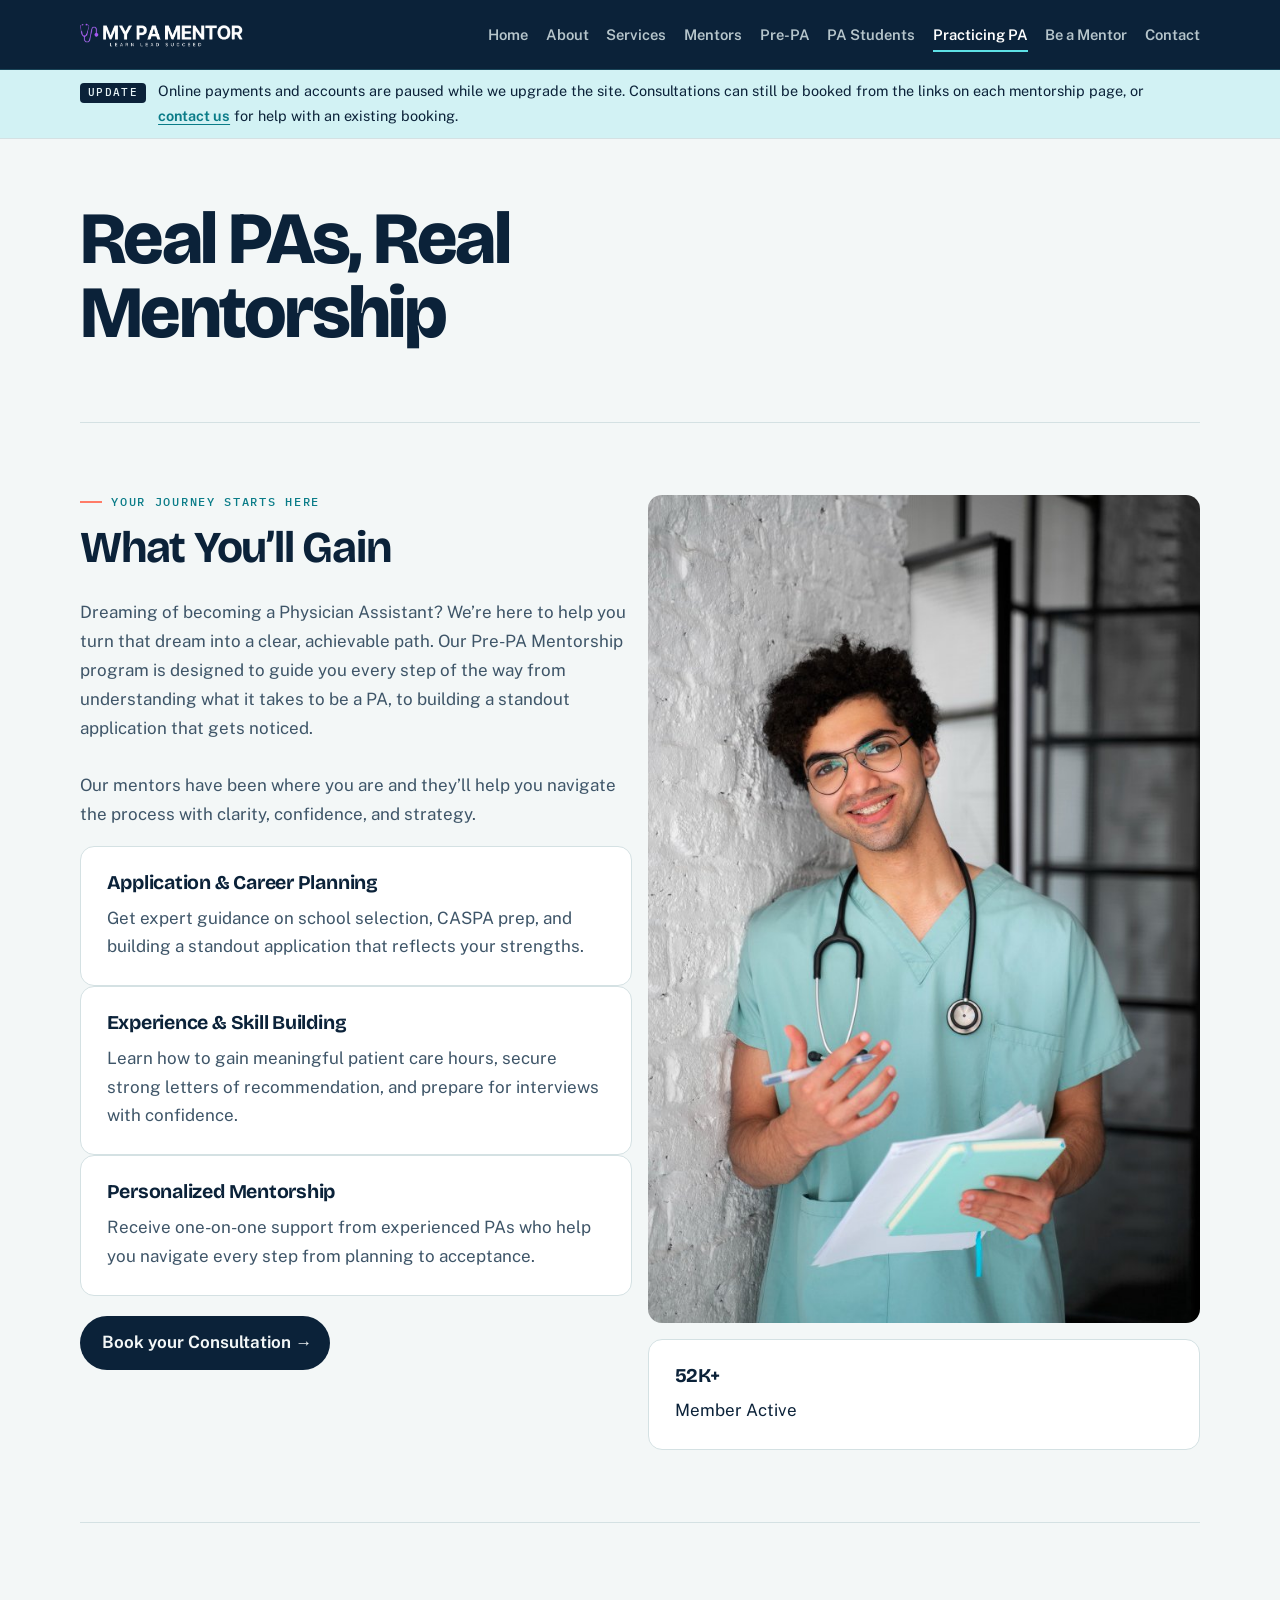
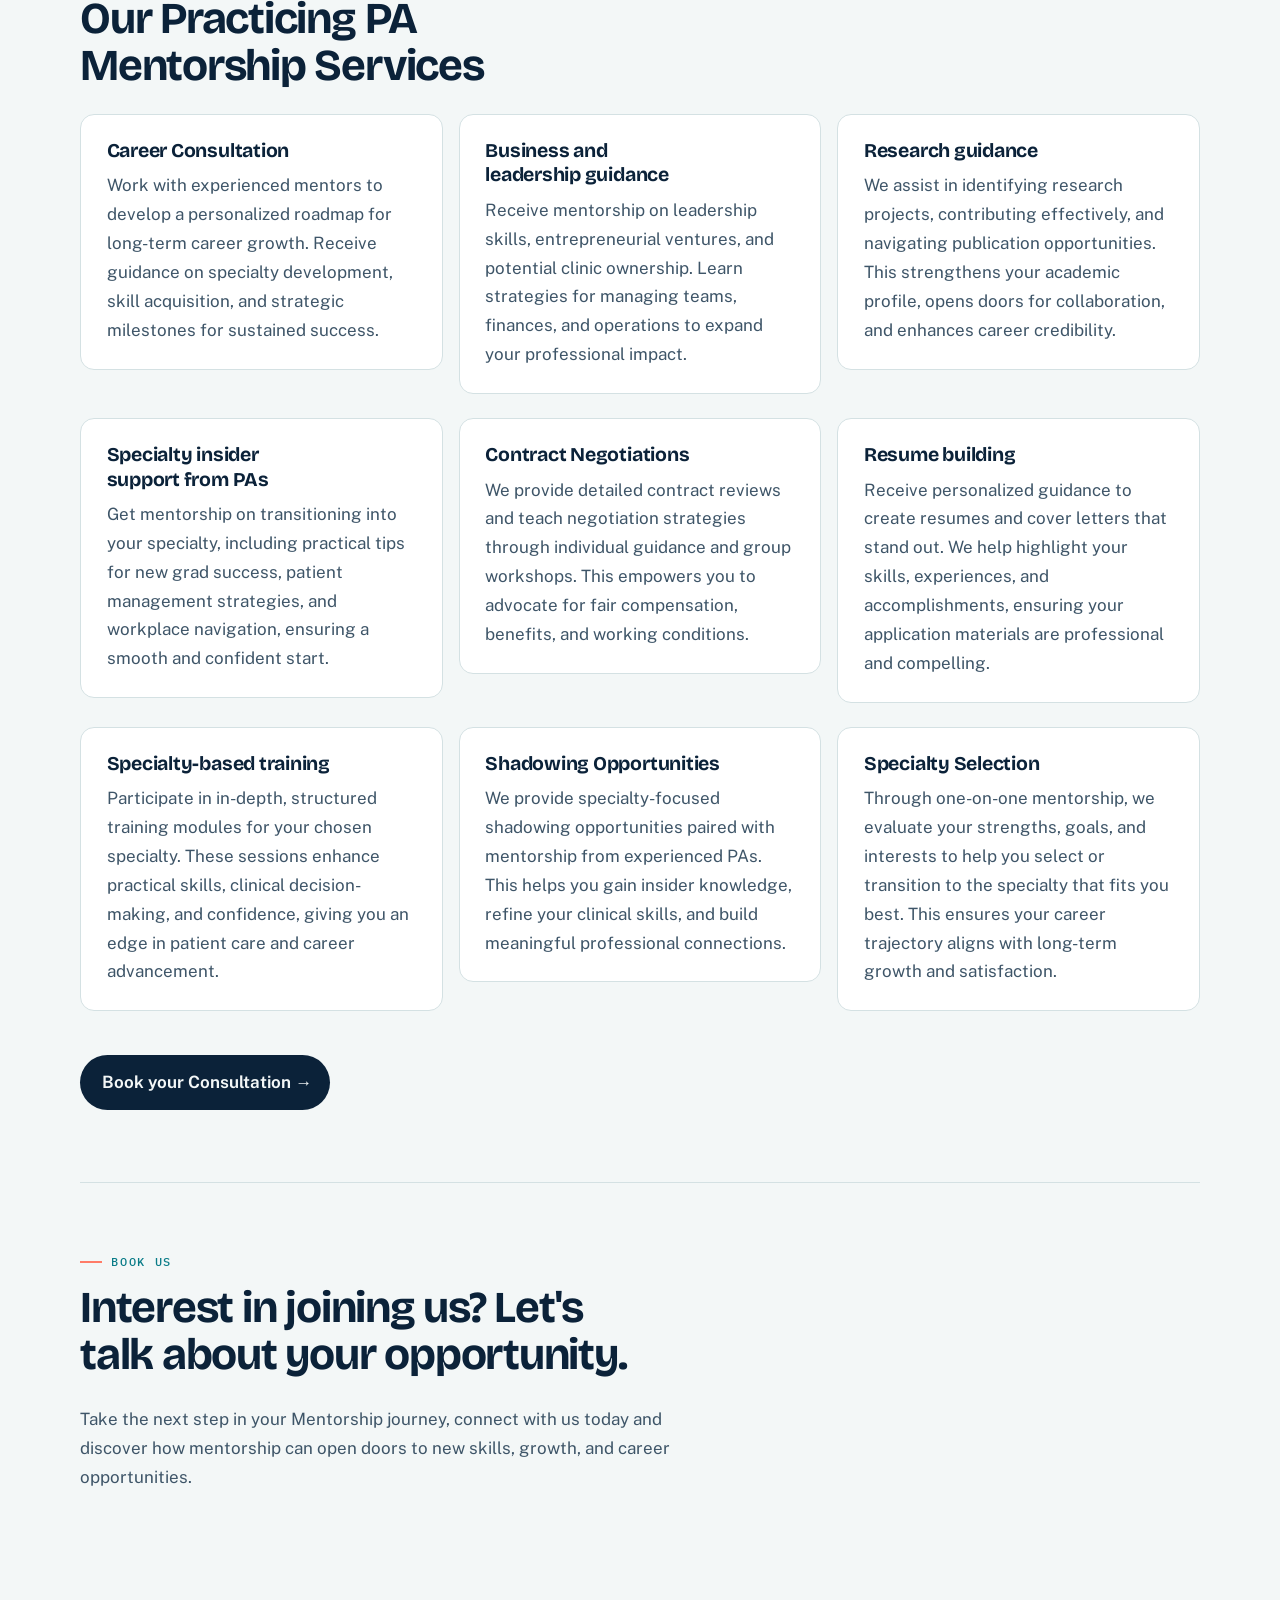
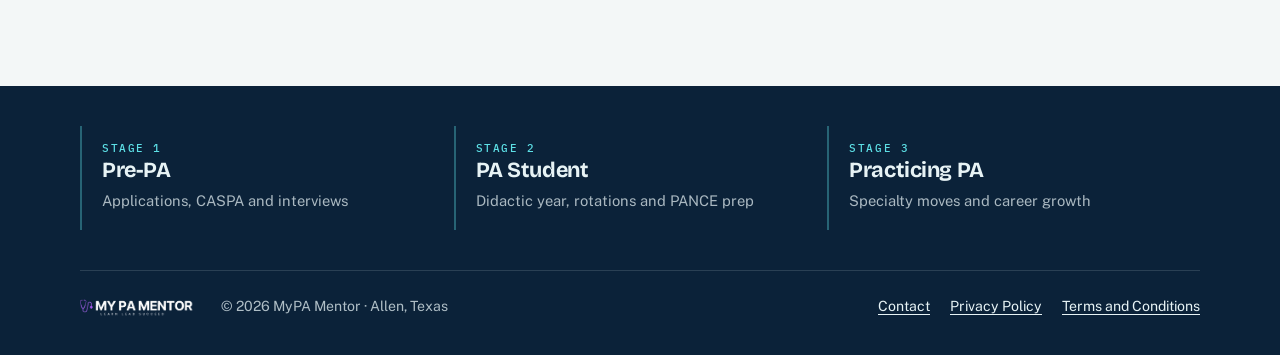
<file: practicing-pa/index.html>
<!doctype html>
<html lang="en">
<head>
<meta charset="utf-8">
<meta name="viewport" content="width=device-width, initial-scale=1">
<meta http-equiv="Content-Security-Policy" content="default-src 'none'; style-src 'self'; img-src 'self'; font-src 'self'; base-uri 'none'; form-action 'none'; frame-ancestors 'none'; object-src 'none'">
<meta name="referrer" content="no-referrer">
<title>Practicing PA – My PA Mentor</title>
<meta name="description" content="Real PAs, Real Mentorship Your Journey Starts Here What You’ll Gain Dreaming of becoming a Physician Assistant? We’re here to help you turn that dream into">
<link rel="canonical" href="https://mypamentor.com/practicing-pa/">
<link rel="stylesheet" href="/assets/site.css">
<link rel="icon" href="/assets/icon.svg" type="image/svg+xml">
</head>
<body>
<a class="skip" href="#main">Skip to content</a>
<header class="top"><div class="shell"><a class="brand" href="/"><img src="/assets/logo.png" alt="My PA Mentor — Learn and Succeed" width="535" height="150"></a><nav aria-label="Main"><a href="/">Home</a><a href="/about/">About</a><a href="/service/">Services</a><a href="/mentors/">Mentors</a><a href="/pre-pa-students/">Pre-PA</a><a href="/pa-students/">PA Students</a><a href="/practicing-pa/" aria-current="page">Practicing PA</a><a href="/be-a-mentor/">Be a Mentor</a><a href="/contact-us/">Contact</a></nav></div></header>
<div class="notice"><div class="shell"><span class="notice-tag">Update</span><span>Online payments and accounts are paused while we upgrade the site. Consultations can still be booked from the links on each mentorship page, or <a href="/contact-us/">contact us</a> for help with an existing booking.</span></div></div>
<main id="main" class="shell page-practicing-pa">
<section class="block lead"><div class="stack"><div class="stack"><div class="stack"><h1>Real PAs, Real Mentorship</h1></div></div></div></section>
<section class="block grid"><div class="stack"><p class="eyebrow">Your Journey Starts Here</p><h2>What You’ll Gain</h2><p>Dreaming of becoming a Physician Assistant? We’re here to help you turn that dream into a clear, achievable path. Our Pre-PA Mentorship program is designed to guide you every step of the way from understanding what it takes to be a PA, to building a standout application that gets noticed.<br><br>Our mentors have been where you are and they’ll help you navigate the process with clarity, confidence, and strategy.</p><div class="card"><h3>Application &amp; Career Planning</h3><p>Get expert guidance on school selection, CASPA prep, and building a standout application that reflects your strengths.</p></div><div class="card"><h3>Experience &amp; Skill Building</h3><p>Learn how to gain meaningful patient care hours, secure strong letters of recommendation, and prepare for interviews with confidence.</p></div><div class="card"><h3>Personalized Mentorship</h3><p>Receive one-on-one support from experienced PAs who help you navigate every step from planning to acceptance.</p></div><p class="cta"><a class="button" href="https://practicing-pa.lovable.app/">Book your Consultation</a></p></div><div class="stack"><figure><img src="/images/2025-10-2149551112.jpg" alt="" loading="lazy"></figure><div class="card cta-box"><h3>52K+</h3>Member Active</div></div></section>
<section class="block"><div class="stack"><div class="stack"><div class="stack"><h2>Our Practicing PA Mentorship Services</h2></div></div><div class="grid"><div class="stack"><div class="card"><h3>Career Consultation</h3><p>Work with experienced mentors to develop a personalized roadmap for long-term career growth. Receive guidance on specialty development, skill acquisition, and strategic milestones for sustained success.</p></div></div><div class="stack"><div class="card"><h3>Business and leadership guidance</h3><p>Receive mentorship on leadership skills, entrepreneurial ventures, and potential clinic ownership. Learn strategies for managing teams, finances, and operations to expand your professional impact.</p></div></div><div class="stack"><div class="card"><h3>Research guidance</h3><p>We assist in identifying research projects, contributing effectively, and navigating publication opportunities. This strengthens your academic profile, opens doors for collaboration, and enhances career credibility.</p></div></div></div><div class="grid"><div class="stack"><div class="card"><h3>Specialty insider support from PAs</h3><p>Get mentorship on transitioning into your specialty, including practical tips for new grad success, patient management strategies, and workplace navigation, ensuring a smooth and confident start.</p></div></div><div class="stack"><div class="card"><h3>Contract Negotiations</h3><p>We provide detailed contract reviews and teach negotiation strategies through individual guidance and group workshops. This empowers you to advocate for fair compensation, benefits, and working conditions.</p></div></div><div class="stack"><div class="card"><h3>Resume building</h3><p>Receive personalized guidance to create resumes and cover letters that stand out. We help highlight your skills, experiences, and accomplishments, ensuring your application materials are professional and compelling.</p></div></div></div><div class="grid"><div class="stack"><div class="card"><h3>Specialty-based training</h3><p>Participate in in-depth, structured training modules for your chosen specialty. These sessions enhance practical skills, clinical decision-making, and confidence, giving you an edge in patient care and career advancement.</p></div></div><div class="stack"><div class="card"><h3>Shadowing Opportunities</h3><p>We provide specialty-focused shadowing opportunities paired with mentorship from experienced PAs. This helps you gain insider knowledge, refine your clinical skills, and build meaningful professional connections.</p></div></div><div class="stack"><div class="card"><h3>Specialty Selection</h3><p>Through one-on-one mentorship, we evaluate your strengths, goals, and interests to help you select or transition to the specialty that fits you best. This ensures your career trajectory aligns with long-term growth and satisfaction.</p></div></div></div><div class="stack"><div class="stack"><p class="cta"><a class="button" href="https://practicing-pa.lovable.app/">Book your Consultation</a></p></div></div></div></section>
<section class="block"><div class="stack"><p class="eyebrow">Book us</p><h2>Interest in joining us? Let's talk about your opportunity.</h2><p>Take the next step in your Mentorship journey, connect with us today and discover how mentorship can open doors to new skills, growth, and career opportunities.</p></div></section>

</main>
<footer class="bottom">
<div class="shell journey" aria-label="Mentorship by career stage">
<a href="/pre-pa-students/"><span class="stage">Stage 1</span><strong>Pre-PA</strong><span>Applications, CASPA and interviews</span></a>
<a href="/pa-students/"><span class="stage">Stage 2</span><strong>PA Student</strong><span>Didactic year, rotations and PANCE prep</span></a>
<a href="/practicing-pa/"><span class="stage">Stage 3</span><strong>Practicing PA</strong><span>Specialty moves and career growth</span></a>
</div>
<div class="shell base"><p><img class="foot-logo" src="/assets/logo.png" alt="My PA Mentor" width="535" height="150">&copy; 2026 MyPA Mentor &middot; Allen, Texas</p><p><a href="/contact-us/">Contact</a><a href="/privacy/">Privacy Policy</a><a href="/terms/">Terms and Conditions</a></p></div>
</footer>
</body>
</html>
</file>
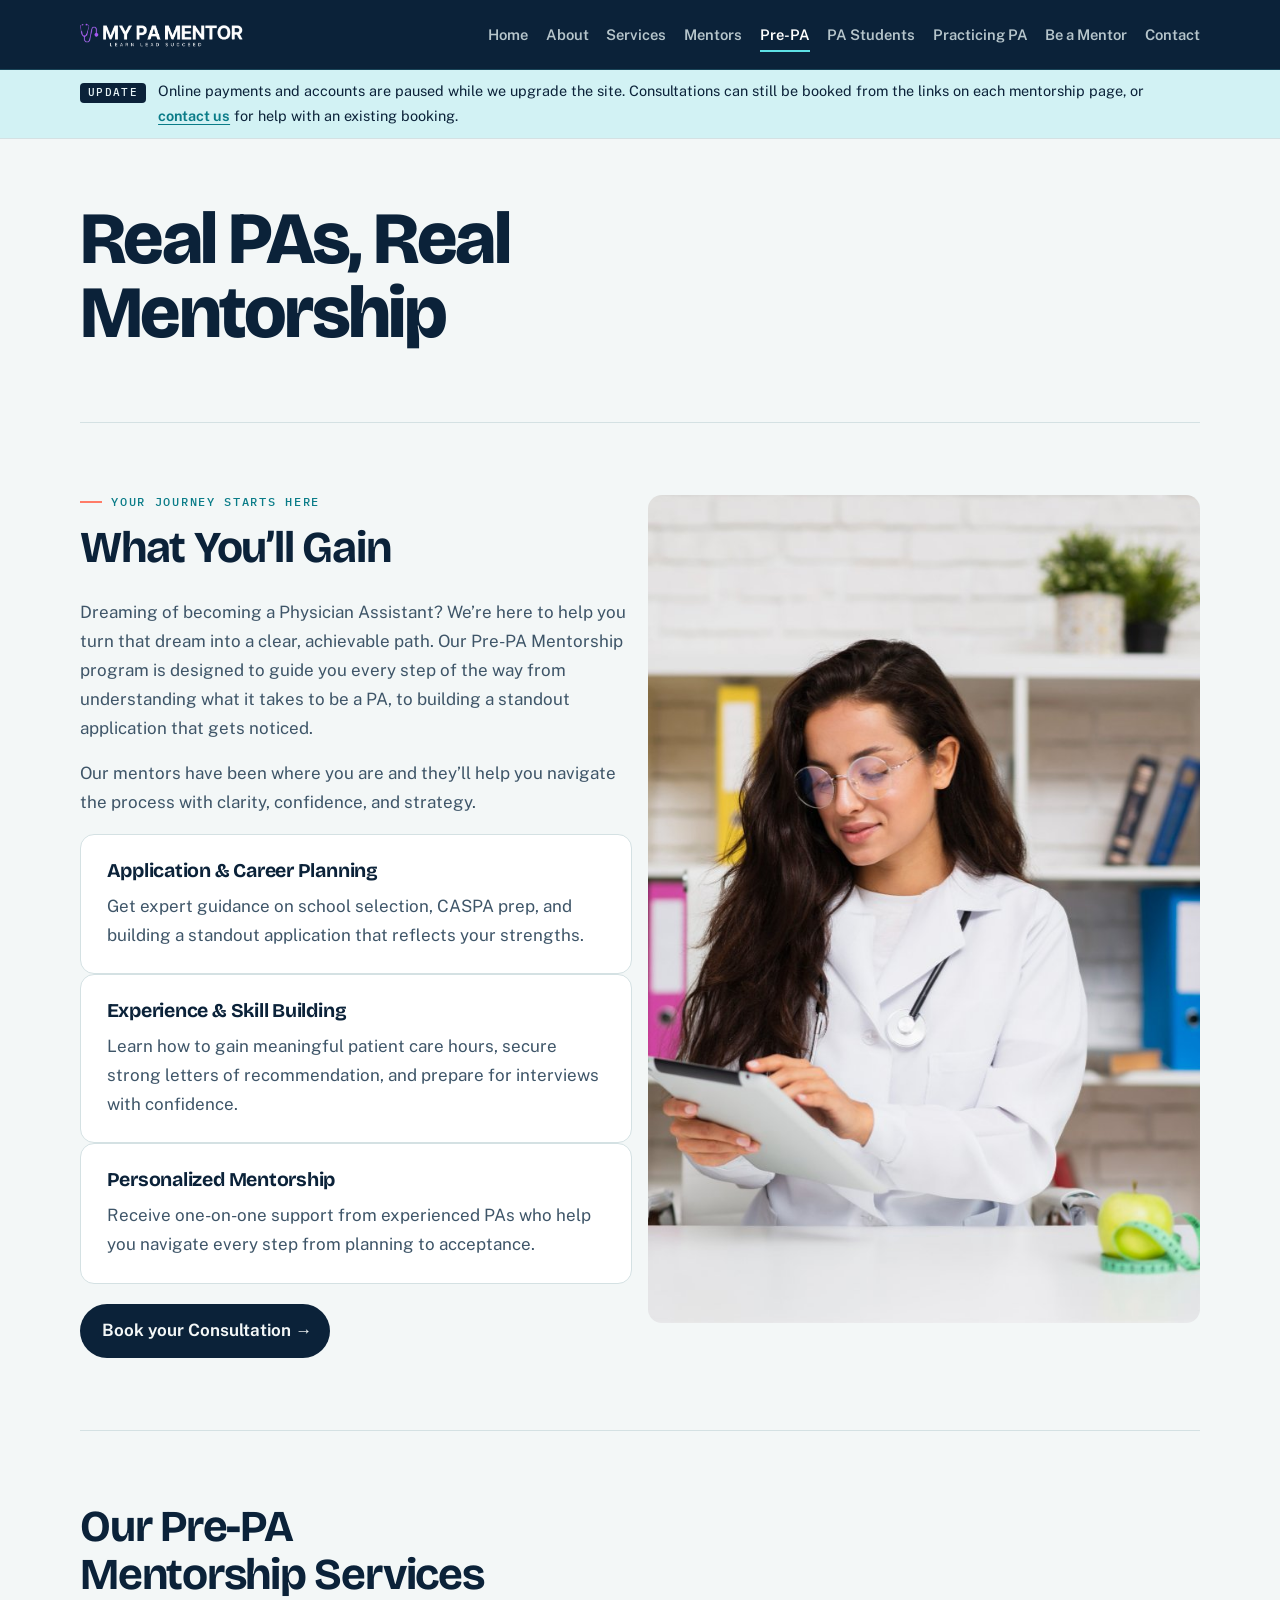
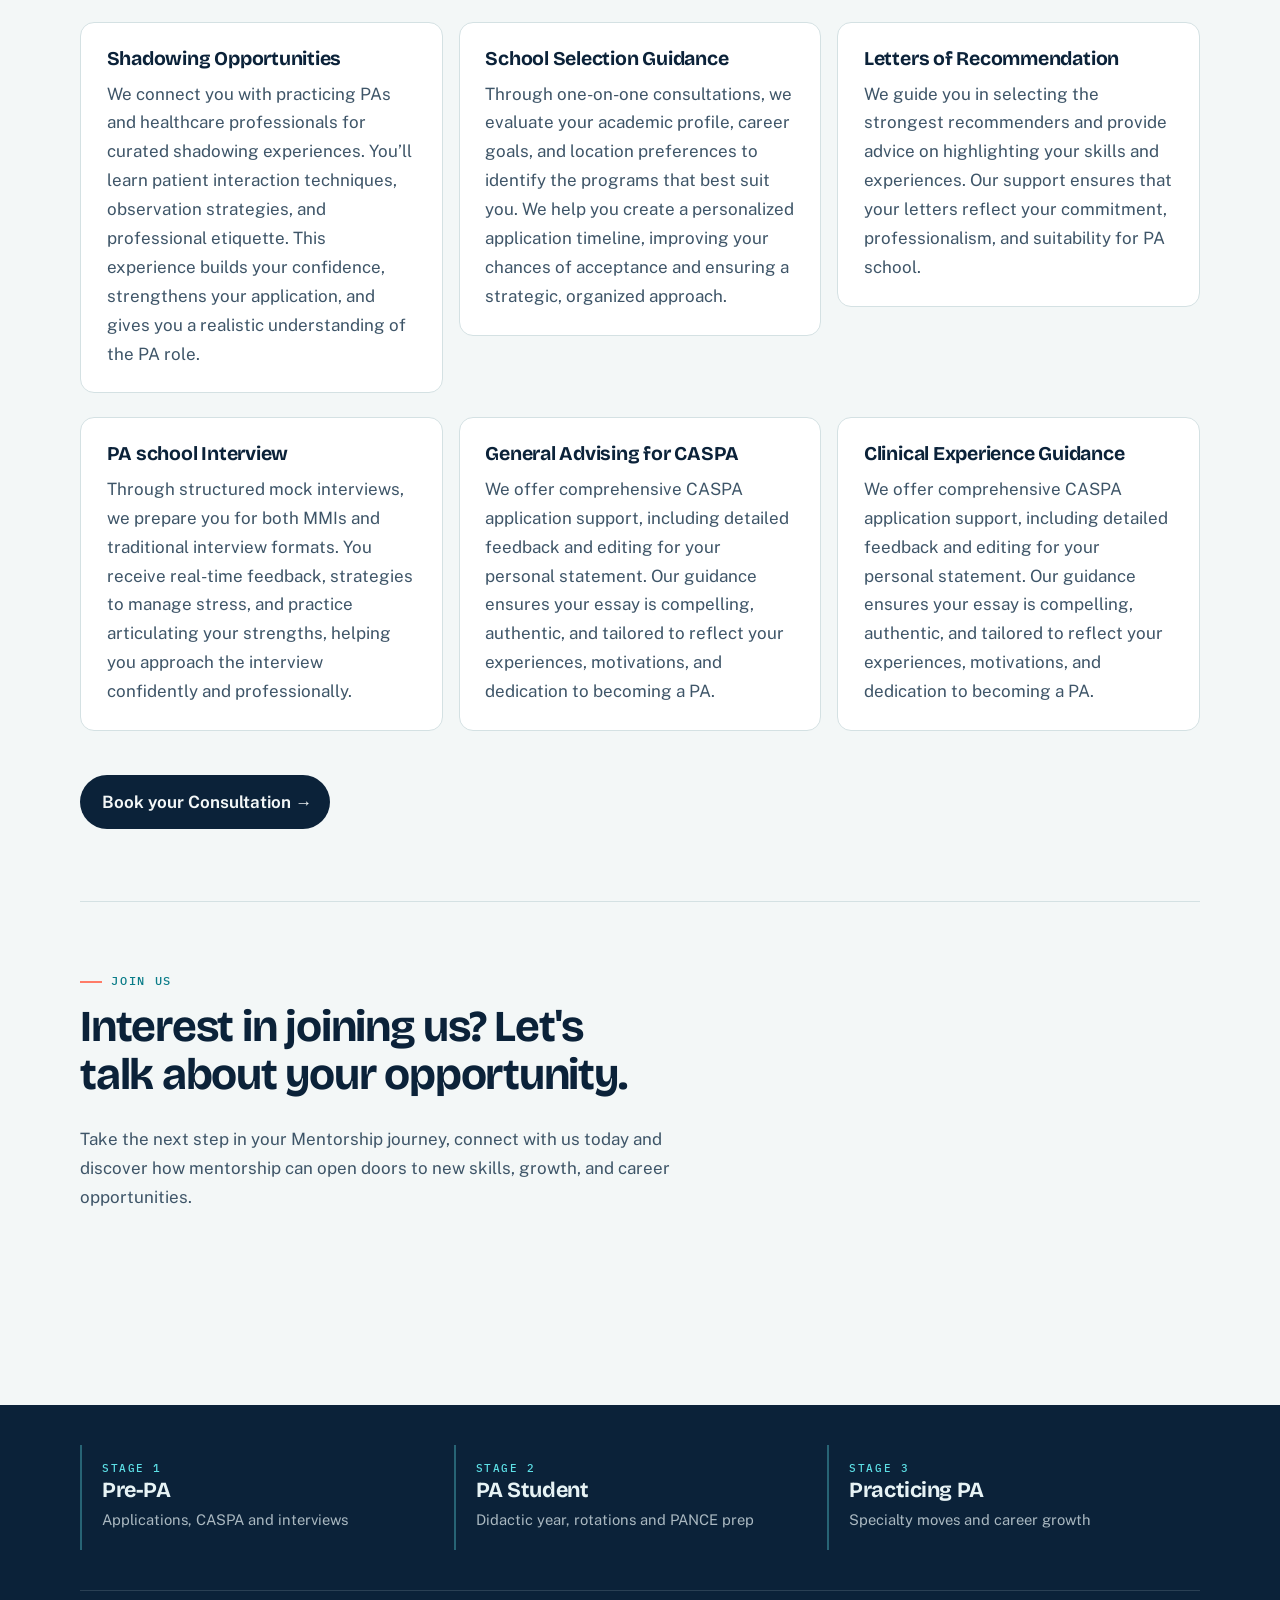
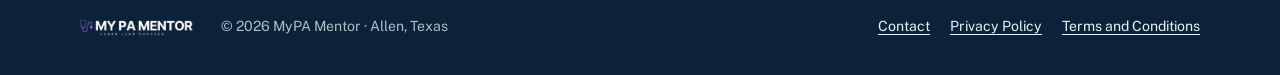
<file: pre-pa-students/index.html>
<!doctype html>
<html lang="en">
<head>
<meta charset="utf-8">
<meta name="viewport" content="width=device-width, initial-scale=1">
<meta http-equiv="Content-Security-Policy" content="default-src 'none'; style-src 'self'; img-src 'self'; font-src 'self'; base-uri 'none'; form-action 'none'; frame-ancestors 'none'; object-src 'none'">
<meta name="referrer" content="no-referrer">
<title>Pre-PA Students – My PA Mentor</title>
<meta name="description" content="Real PAs, Real Mentorship Your Journey Starts Here What You’ll Gain Dreaming of becoming a Physician Assistant? We’re here to help you turn that dream into">
<link rel="canonical" href="https://mypamentor.com/pre-pa-students/">
<link rel="stylesheet" href="/assets/site.css">
<link rel="icon" href="/assets/icon.svg" type="image/svg+xml">
</head>
<body>
<a class="skip" href="#main">Skip to content</a>
<header class="top"><div class="shell"><a class="brand" href="/"><img src="/assets/logo.png" alt="My PA Mentor — Learn and Succeed" width="535" height="150"></a><nav aria-label="Main"><a href="/">Home</a><a href="/about/">About</a><a href="/service/">Services</a><a href="/mentors/">Mentors</a><a href="/pre-pa-students/" aria-current="page">Pre-PA</a><a href="/pa-students/">PA Students</a><a href="/practicing-pa/">Practicing PA</a><a href="/be-a-mentor/">Be a Mentor</a><a href="/contact-us/">Contact</a></nav></div></header>
<div class="notice"><div class="shell"><span class="notice-tag">Update</span><span>Online payments and accounts are paused while we upgrade the site. Consultations can still be booked from the links on each mentorship page, or <a href="/contact-us/">contact us</a> for help with an existing booking.</span></div></div>
<main id="main" class="shell page-pre-pa-students">
<section class="block lead"><div class="stack"><div class="stack"><div class="stack"><h1>Real PAs, Real Mentorship</h1></div></div></div></section>
<section class="block grid"><div class="stack"><p class="eyebrow">Your Journey Starts Here</p><h2>What You’ll Gain</h2><p>Dreaming of becoming a Physician Assistant? We’re here to help you turn that dream into a clear, achievable path. Our Pre-PA Mentorship program is designed to guide you every step of the way from understanding what it takes to be a PA, to building a standout application that gets noticed.</p><p>Our mentors have been where you are and they’ll help you navigate the process with clarity, confidence, and strategy.</p><div class="card"><h3>Application &amp; Career Planning</h3><p>Get expert guidance on school selection, CASPA prep, and building a standout application that reflects your strengths.</p></div><div class="card"><h3>Experience &amp; Skill Building</h3><p>Learn how to gain meaningful patient care hours, secure strong letters of recommendation, and prepare for interviews with confidence.</p></div><div class="card"><h3>Personalized Mentorship</h3><p>Receive one-on-one support from experienced PAs who help you navigate every step from planning to acceptance.</p></div><p class="cta"><a class="button" href="https://pre-pa-consultation-flow.lovable.app/">Book your Consultation</a></p></div><div class="stack"><figure><img src="/images/2025-11-2148302115.jpg" alt="" loading="lazy"></figure></div></section>
<section class="block"><div class="stack"><div class="stack"><div class="stack"><h2>Our Pre-PA Mentorship Services</h2></div></div><div class="grid"><div class="stack"><div class="card"><h3>Shadowing Opportunities</h3><p>We connect you with practicing PAs and healthcare professionals for curated shadowing experiences. You’ll learn patient interaction techniques, observation strategies, and professional etiquette. This experience builds your confidence, strengthens your application, and gives you a realistic understanding of the PA role.</p></div></div><div class="stack"><div class="card"><h3>School Selection Guidance</h3><p>Through one-on-one consultations, we evaluate your academic profile, career goals, and location preferences to identify the programs that best suit you. We help you create a personalized application timeline, improving your chances of acceptance and ensuring a strategic, organized approach.</p></div></div><div class="stack"><div class="card"><h3>Letters of Recommendation</h3><p>We guide you in selecting the strongest recommenders and provide advice on highlighting your skills and experiences. Our support ensures that your letters reflect your commitment, professionalism, and suitability for PA school.</p></div></div></div><div class="grid"><div class="stack"><div class="card"><h3>PA school Interview</h3><p>Through structured mock interviews, we prepare you for both MMIs and traditional interview formats. You receive real-time feedback, strategies to manage stress, and practice articulating your strengths, helping you approach the interview confidently and professionally.</p></div></div><div class="stack"><div class="card"><h3>General Advising for CASPA</h3><p>We offer comprehensive CASPA application support, including detailed feedback and editing for your personal statement. Our guidance ensures your essay is compelling, authentic, and tailored to reflect your experiences, motivations, and dedication to becoming a PA.</p></div></div><div class="stack"><div class="card"><h3>Clinical Experience Guidance</h3><p>We offer comprehensive CASPA application support, including detailed feedback and editing for your personal statement. Our guidance ensures your essay is compelling, authentic, and tailored to reflect your experiences, motivations, and dedication to becoming a PA.</p></div></div></div><div class="stack"><div class="stack"><p class="cta"><a class="button" href="https://pre-pa-consultation-flow.lovable.app/">Book your Consultation</a></p></div></div></div></section>
<section class="block"><div class="stack"><p class="eyebrow">Join us</p><h2>Interest in joining us? Let's talk about your opportunity.</h2><p>Take the next step in your Mentorship journey, connect with us today and discover how mentorship can open doors to new skills, growth, and career opportunities.</p></div></section>

</main>
<footer class="bottom">
<div class="shell journey" aria-label="Mentorship by career stage">
<a href="/pre-pa-students/"><span class="stage">Stage 1</span><strong>Pre-PA</strong><span>Applications, CASPA and interviews</span></a>
<a href="/pa-students/"><span class="stage">Stage 2</span><strong>PA Student</strong><span>Didactic year, rotations and PANCE prep</span></a>
<a href="/practicing-pa/"><span class="stage">Stage 3</span><strong>Practicing PA</strong><span>Specialty moves and career growth</span></a>
</div>
<div class="shell base"><p><img class="foot-logo" src="/assets/logo.png" alt="My PA Mentor" width="535" height="150">&copy; 2026 MyPA Mentor &middot; Allen, Texas</p><p><a href="/contact-us/">Contact</a><a href="/privacy/">Privacy Policy</a><a href="/terms/">Terms and Conditions</a></p></div>
</footer>
</body>
</html>
</file>
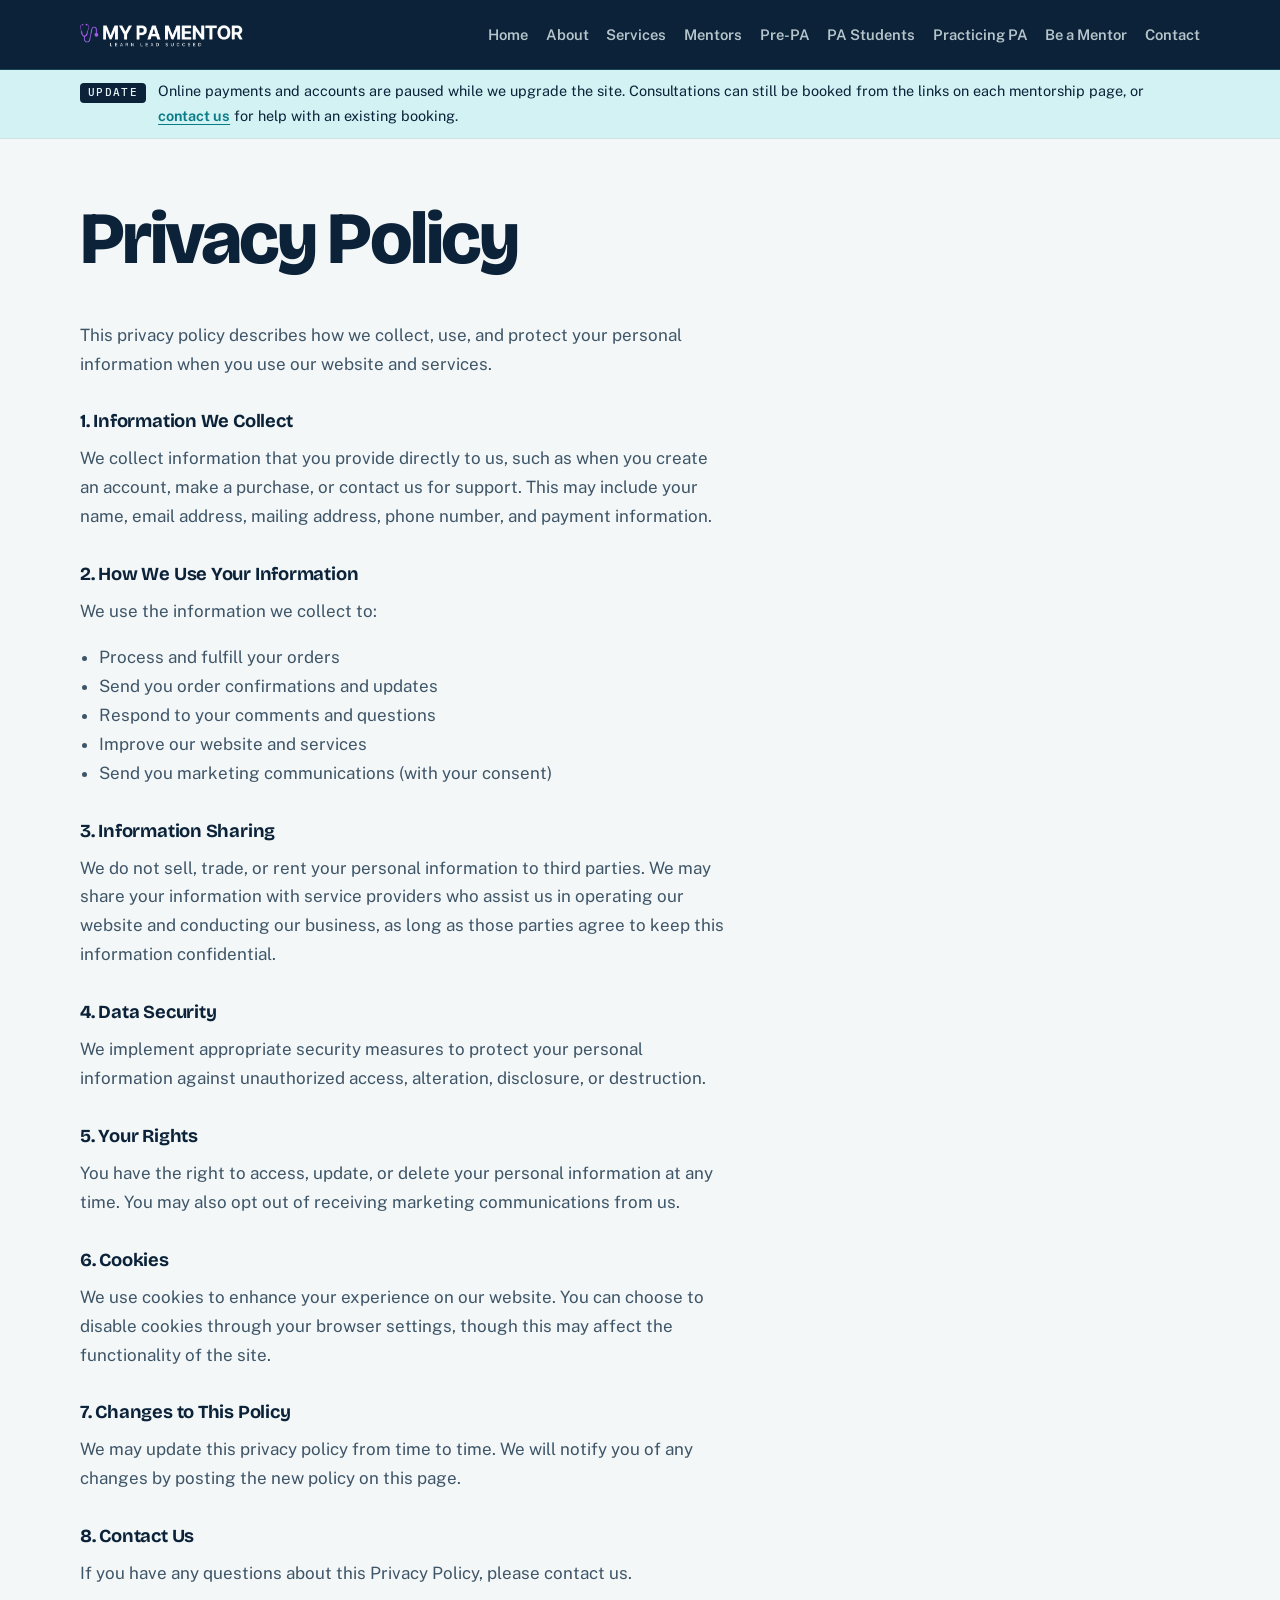
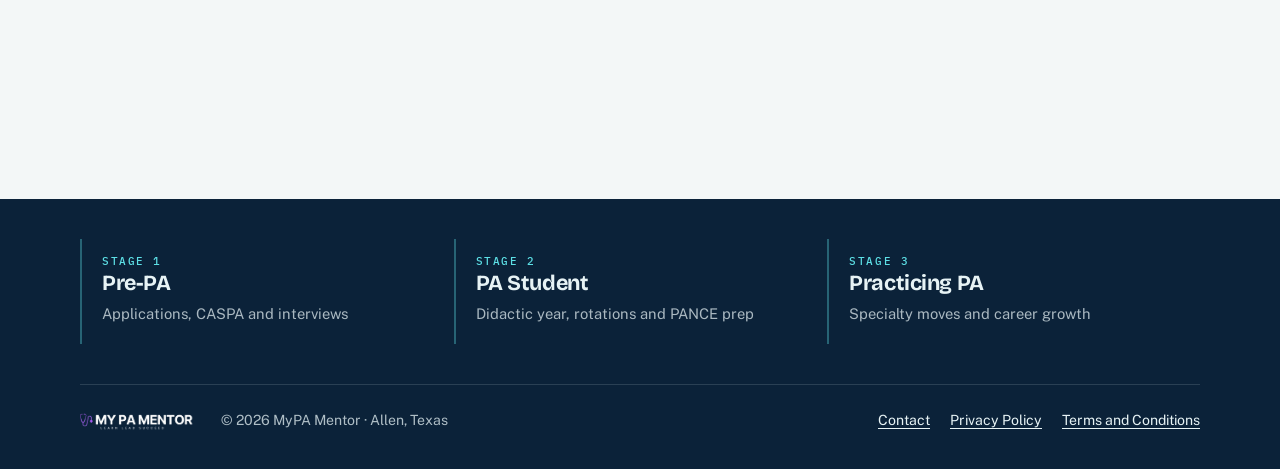
<file: privacy/index.html>
<!doctype html>
<html lang="en">
<head>
<meta charset="utf-8">
<meta name="viewport" content="width=device-width, initial-scale=1">
<meta http-equiv="Content-Security-Policy" content="default-src 'none'; style-src 'self'; img-src 'self'; font-src 'self'; base-uri 'none'; form-action 'none'; frame-ancestors 'none'; object-src 'none'">
<meta name="referrer" content="no-referrer">
<title>Privacy Policy – My PA Mentor</title>
<meta name="description" content="Privacy Policy This privacy policy describes how we collect, use, and protect your personal information when you use our website and services. 1. Informati">
<link rel="canonical" href="https://mypamentor.com/privacy/">
<link rel="stylesheet" href="/assets/site.css">
<link rel="icon" href="/assets/icon.svg" type="image/svg+xml">
</head>
<body>
<a class="skip" href="#main">Skip to content</a>
<header class="top"><div class="shell"><a class="brand" href="/"><img src="/assets/logo.png" alt="My PA Mentor — Learn and Succeed" width="535" height="150"></a><nav aria-label="Main"><a href="/">Home</a><a href="/about/">About</a><a href="/service/">Services</a><a href="/mentors/">Mentors</a><a href="/pre-pa-students/">Pre-PA</a><a href="/pa-students/">PA Students</a><a href="/practicing-pa/">Practicing PA</a><a href="/be-a-mentor/">Be a Mentor</a><a href="/contact-us/">Contact</a></nav></div></header>
<div class="notice"><div class="shell"><span class="notice-tag">Update</span><span>Online payments and accounts are paused while we upgrade the site. Consultations can still be booked from the links on each mentorship page, or <a href="/contact-us/">contact us</a> for help with an existing booking.</span></div></div>
<main id="main" class="shell page-privacy">
<section class="block lead prose legal"><h1>Privacy Policy</h1>


<p>This privacy policy describes how we collect, use, and protect your personal information when you use our website and services.</p>



<h3>1. Information We Collect</h3>



<p>We collect information that you provide directly to us, such as when you create an account, make a purchase, or contact us for support. This may include your name, email address, mailing address, phone number, and payment information.</p>



<h3>2. How We Use Your Information</h3>



<p>We use the information we collect to:</p>



<ul>
<li>Process and fulfill your orders</li>
<li>Send you order confirmations and updates</li>
<li>Respond to your comments and questions</li>
<li>Improve our website and services</li>
<li>Send you marketing communications (with your consent)</li>
</ul>



<h3>3. Information Sharing</h3>



<p>We do not sell, trade, or rent your personal information to third parties. We may share your information with service providers who assist us in operating our website and conducting our business, as long as those parties agree to keep this information confidential.</p>



<h3>4. Data Security</h3>



<p>We implement appropriate security measures to protect your personal information against unauthorized access, alteration, disclosure, or destruction.</p>



<h3>5. Your Rights</h3>



<p>You have the right to access, update, or delete your personal information at any time. You may also opt out of receiving marketing communications from us.</p>



<h3>6. Cookies</h3>



<p>We use cookies to enhance your experience on our website. You can choose to disable cookies through your browser settings, though this may affect the functionality of the site.</p>



<h3>7. Changes to This Policy</h3>



<p>We may update this privacy policy from time to time. We will notify you of any changes by posting the new policy on this page.</p>



<h3>8. Contact Us</h3>



<p>If you have any questions about this Privacy Policy, please contact us.</p></section>
</main>
<footer class="bottom">
<div class="shell journey" aria-label="Mentorship by career stage">
<a href="/pre-pa-students/"><span class="stage">Stage 1</span><strong>Pre-PA</strong><span>Applications, CASPA and interviews</span></a>
<a href="/pa-students/"><span class="stage">Stage 2</span><strong>PA Student</strong><span>Didactic year, rotations and PANCE prep</span></a>
<a href="/practicing-pa/"><span class="stage">Stage 3</span><strong>Practicing PA</strong><span>Specialty moves and career growth</span></a>
</div>
<div class="shell base"><p><img class="foot-logo" src="/assets/logo.png" alt="My PA Mentor" width="535" height="150">&copy; 2026 MyPA Mentor &middot; Allen, Texas</p><p><a href="/contact-us/">Contact</a><a href="/privacy/">Privacy Policy</a><a href="/terms/">Terms and Conditions</a></p></div>
</footer>
</body>
</html>
</file>
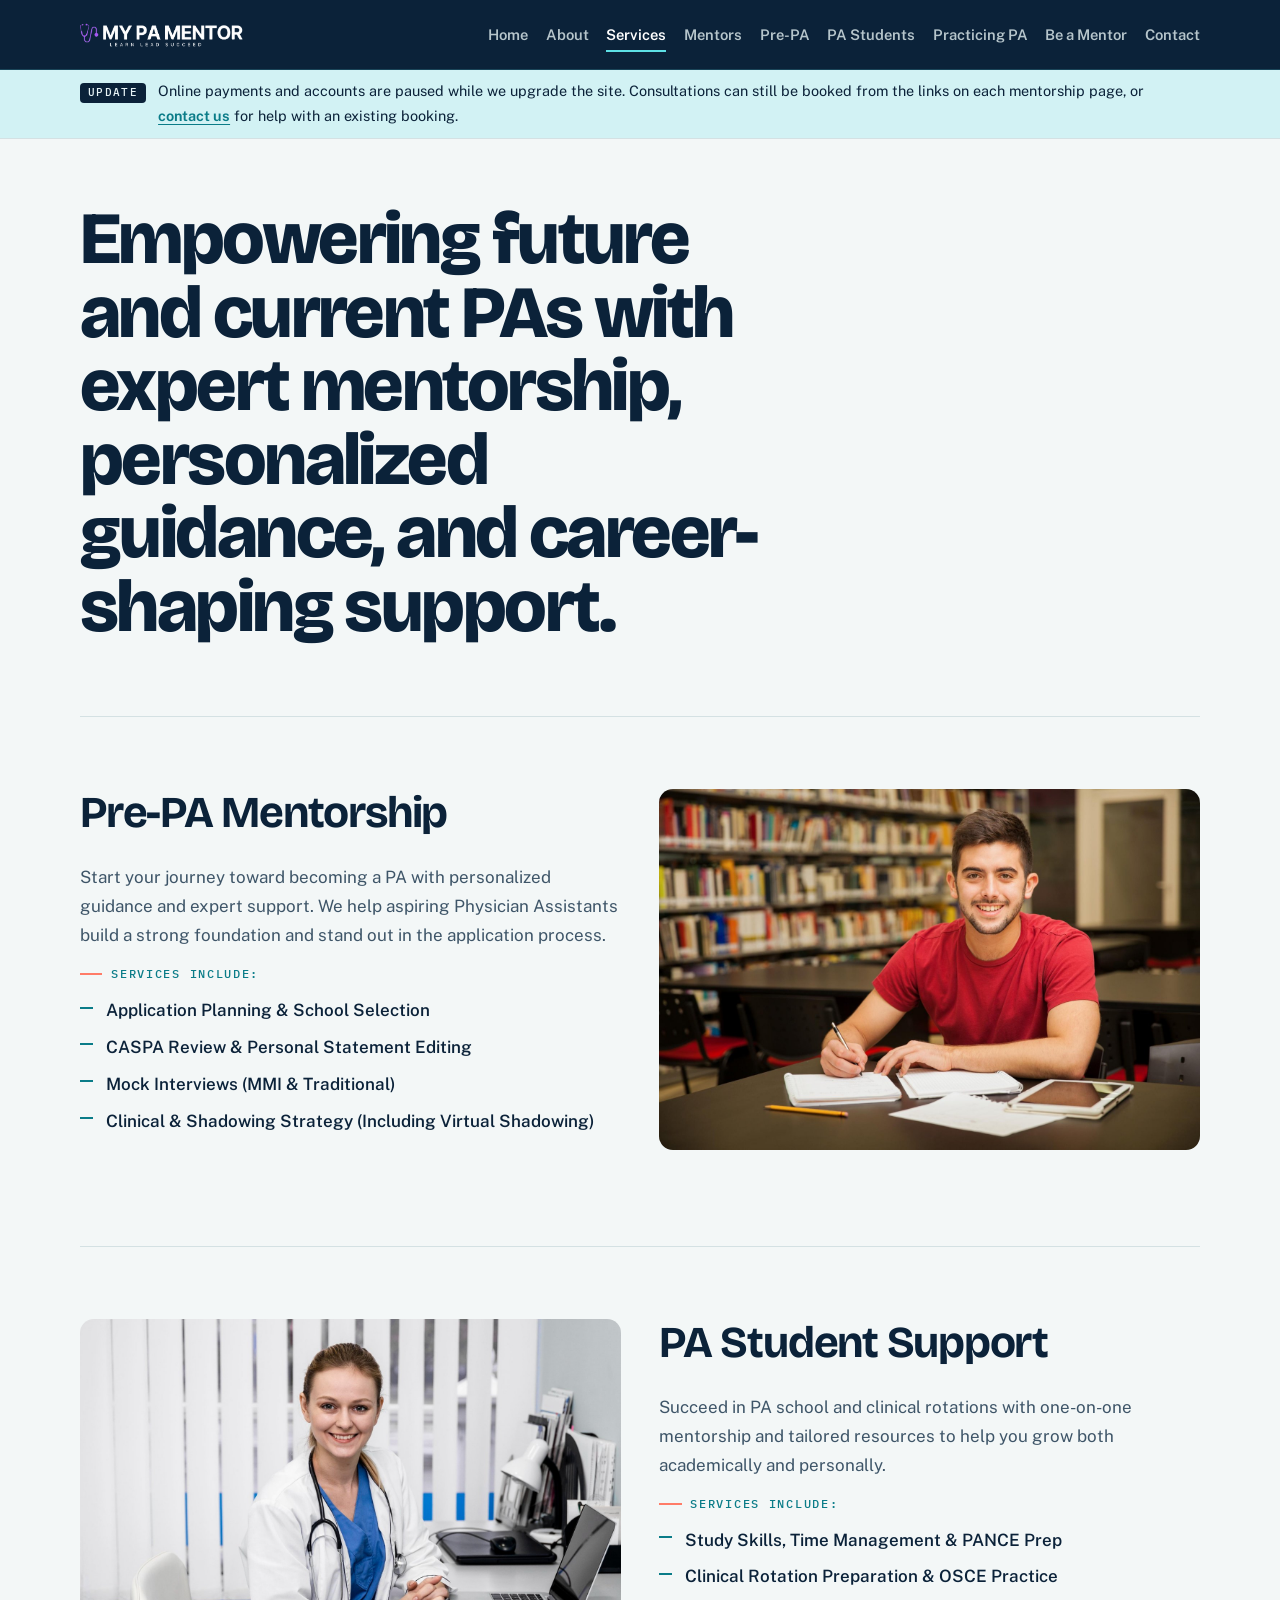
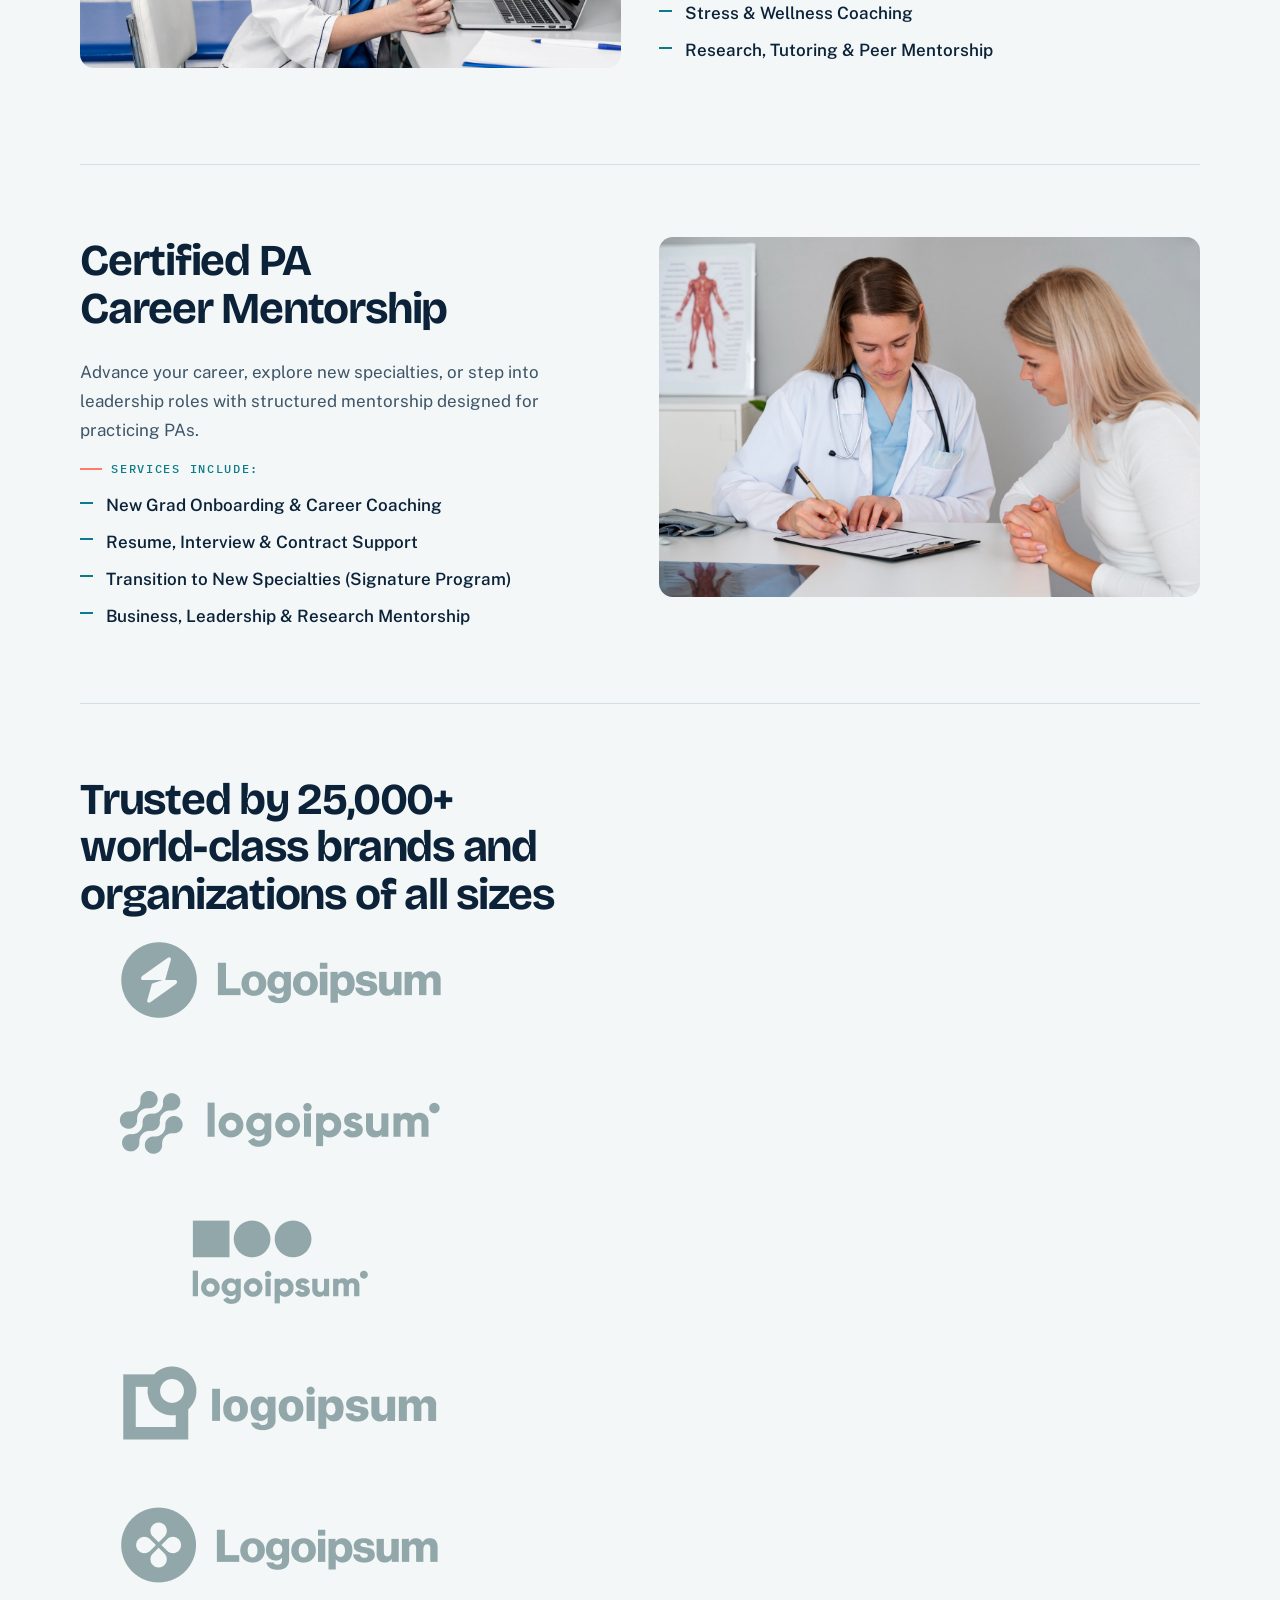
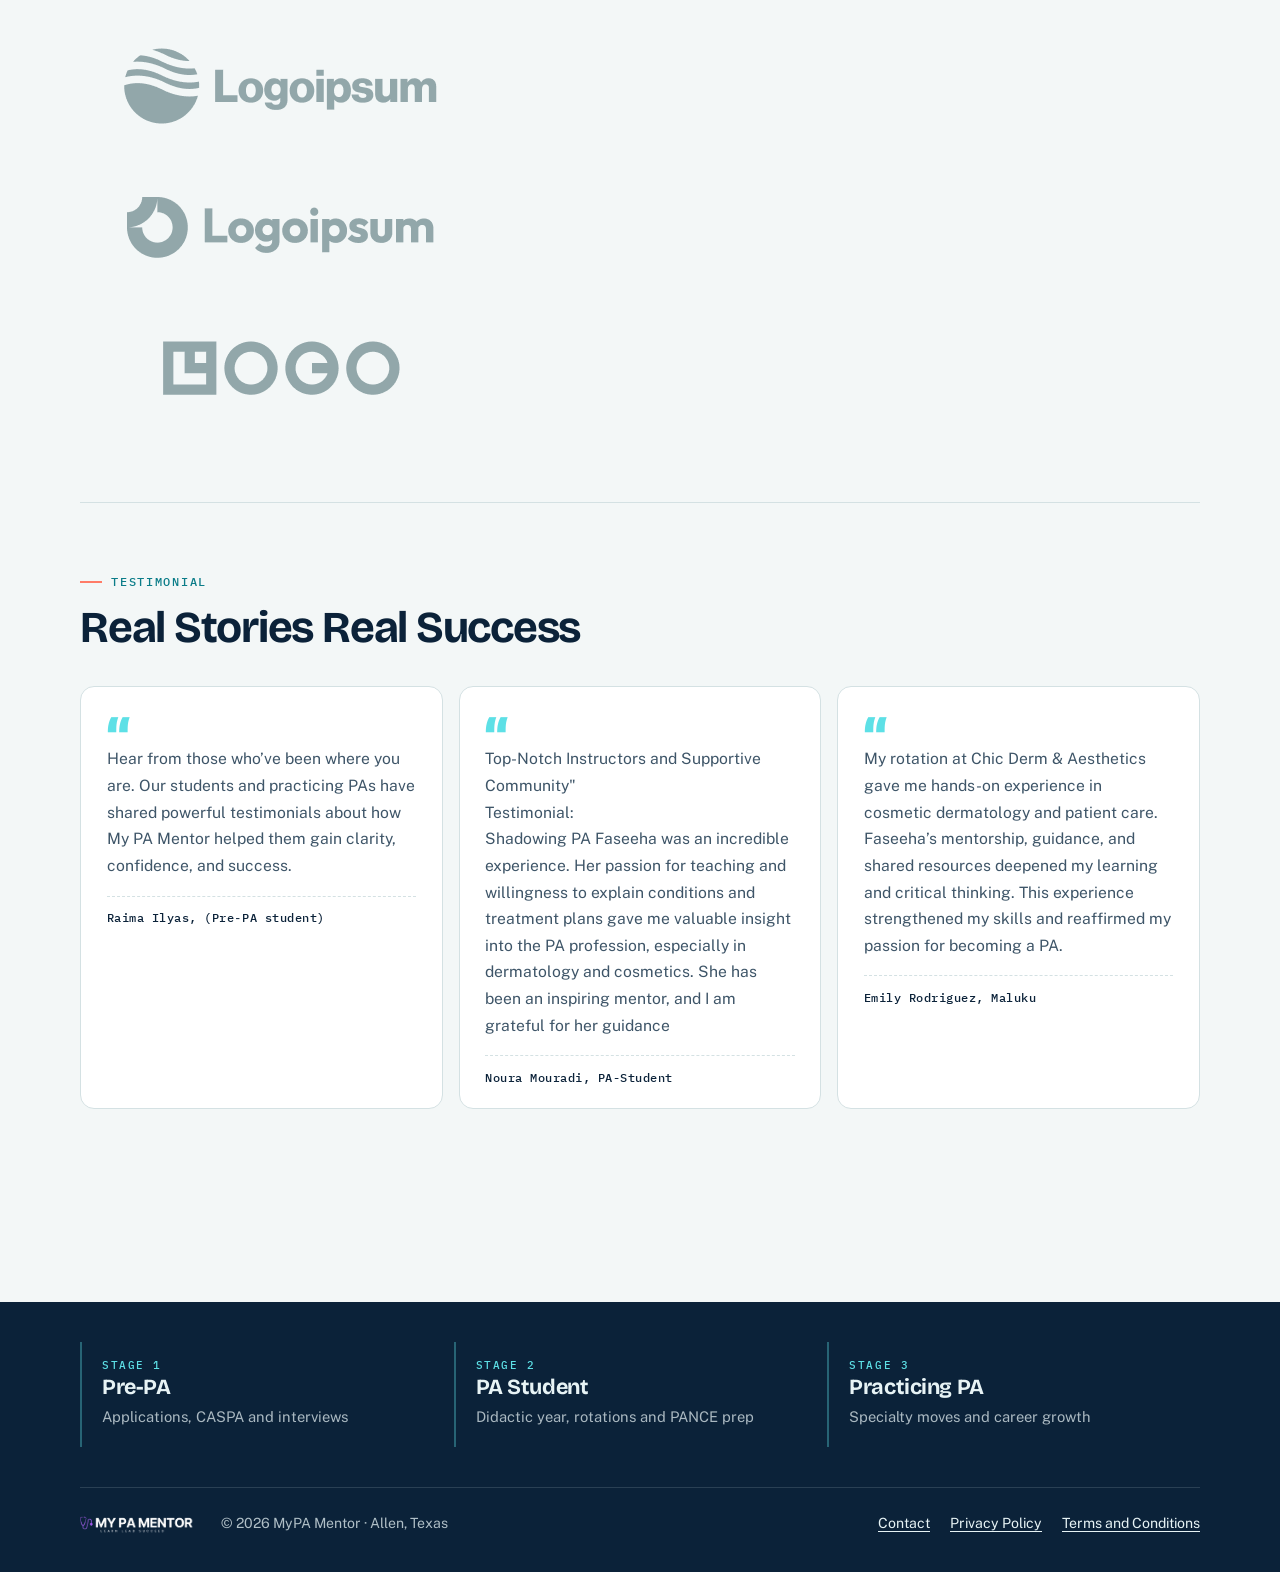
<file: service/index.html>
<!doctype html>
<html lang="en">
<head>
<meta charset="utf-8">
<meta name="viewport" content="width=device-width, initial-scale=1">
<meta http-equiv="Content-Security-Policy" content="default-src 'none'; style-src 'self'; img-src 'self'; font-src 'self'; base-uri 'none'; form-action 'none'; frame-ancestors 'none'; object-src 'none'">
<meta name="referrer" content="no-referrer">
<title>Services – My PA Mentor</title>
<meta name="description" content="Empowering future and current PAs with expert mentorship, personalized guidance, and career-shaping support. Pre-PA Mentorship Start your journey toward be">
<link rel="canonical" href="https://mypamentor.com/service/">
<link rel="stylesheet" href="/assets/site.css">
<link rel="icon" href="/assets/icon.svg" type="image/svg+xml">
</head>
<body>
<a class="skip" href="#main">Skip to content</a>
<header class="top"><div class="shell"><a class="brand" href="/"><img src="/assets/logo.png" alt="My PA Mentor — Learn and Succeed" width="535" height="150"></a><nav aria-label="Main"><a href="/">Home</a><a href="/about/">About</a><a href="/service/" aria-current="page">Services</a><a href="/mentors/">Mentors</a><a href="/pre-pa-students/">Pre-PA</a><a href="/pa-students/">PA Students</a><a href="/practicing-pa/">Practicing PA</a><a href="/be-a-mentor/">Be a Mentor</a><a href="/contact-us/">Contact</a></nav></div></header>
<div class="notice"><div class="shell"><span class="notice-tag">Update</span><span>Online payments and accounts are paused while we upgrade the site. Consultations can still be booked from the links on each mentorship page, or <a href="/contact-us/">contact us</a> for help with an existing booking.</span></div></div>
<main id="main" class="shell page-service">
<section class="block lead"><div class="stack"><div class="stack"><div class="stack"><h1>Empowering future and current PAs with expert mentorship, personalized guidance, and career-shaping support.</h1></div></div></div></section>
<section class="block grid"><div class="stack"><h2>Pre-PA Mentorship</h2><p>Start your journey toward becoming a PA with personalized guidance and expert support. We help aspiring Physician Assistants build a strong foundation and stand out in the application process.</p><p class="eyebrow">Services include:</p><ul class="list"><li>Application Planning &amp; School Selection</li><li>CASPA Review &amp; Personal Statement Editing</li><li>Mock Interviews (MMI &amp; Traditional)</li><li>Clinical &amp; Shadowing Strategy (Including Virtual Shadowing)</li></ul></div><div class="stack"><figure><img src="/images/2025-10-1222.jpg" alt="" loading="lazy"></figure></div></section>
<section class="block grid"><div class="stack"><figure><img src="/images/2025-10-2148827758.jpg" alt="" loading="lazy"></figure></div><div class="stack"><h2>PA Student Support</h2><p>Succeed in PA school and clinical rotations with one-on-one mentorship and tailored resources to help you grow both academically and personally.</p><p class="eyebrow">Services include:</p><ul class="list"><li>Study Skills, Time Management &amp; PANCE Prep</li><li>Clinical Rotation Preparation &amp; OSCE Practice</li><li>Stress &amp; Wellness Coaching</li><li>Research, Tutoring &amp; Peer Mentorship</li></ul></div></section>
<section class="block grid"><div class="stack"><h2>Certified PA Career Mentorship</h2><p>Advance your career, explore new specialties, or step into leadership roles with structured mentorship designed for practicing PAs.</p><p class="eyebrow">Services include:</p><ul class="list"><li>New Grad Onboarding &amp; Career Coaching</li><li>Resume, Interview &amp; Contract Support</li><li>Transition to New Specialties (Signature Program)</li><li>Business, Leadership &amp; Research Mentorship</li></ul></div><div class="stack"><figure><img src="/images/2025-10-2149941463.jpg" alt="" loading="lazy"></figure></div></section>
<section class="block"><div class="stack"><div class="stack"><div class="stack"><h2>Trusted by 25,000+ world-class brands and organizations of all sizes</h2></div></div><figure><img src="/images/2025-09-logo_8.png" alt="" loading="lazy"></figure><figure><img src="/images/2025-09-logo_7.png" alt="" loading="lazy"></figure><figure><img src="/images/2025-09-logo_6.png" alt="" loading="lazy"></figure><figure><img src="/images/2025-09-logo_5.png" alt="" loading="lazy"></figure><figure><img src="/images/2025-09-logo_4.png" alt="" loading="lazy"></figure><figure><img src="/images/2025-09-logo_3.png" alt="" loading="lazy"></figure><figure><img src="/images/2025-09-logo_2.png" alt="" loading="lazy"></figure><figure><img src="/images/2025-09-logo_1.png" alt="" loading="lazy"></figure></div></section>
<section class="block"><div class="stack"><p class="eyebrow">Testimonial</p><h2>Real Stories Real Success</h2><div class="quotes"><blockquote>Hear from those who’ve been where you are. Our students and practicing PAs have shared powerful testimonials about how My PA Mentor helped them gain clarity, confidence, and success.<footer>Raima Ilyas, (Pre‑PA student)</footer></blockquote><blockquote>Top-Notch Instructors and Supportive Community&quot;
Testimonial:
Shadowing PA Faseeha was an incredible experience. Her passion for teaching and willingness to explain conditions and treatment plans gave me valuable insight into the PA profession, especially in dermatology and cosmetics. She has been an inspiring mentor, and I am grateful for her guidance<footer>Noura Mouradi, PA-Student</footer></blockquote><blockquote>My rotation at Chic Derm &amp; Aesthetics gave me hands-on experience in cosmetic dermatology and patient care. Faseeha’s mentorship, guidance, and shared resources deepened my learning and critical thinking. This experience strengthened my skills and reaffirmed my passion for becoming a PA.<footer>Emily Rodriguez, Maluku</footer></blockquote></div></div></section>

</main>
<footer class="bottom">
<div class="shell journey" aria-label="Mentorship by career stage">
<a href="/pre-pa-students/"><span class="stage">Stage 1</span><strong>Pre-PA</strong><span>Applications, CASPA and interviews</span></a>
<a href="/pa-students/"><span class="stage">Stage 2</span><strong>PA Student</strong><span>Didactic year, rotations and PANCE prep</span></a>
<a href="/practicing-pa/"><span class="stage">Stage 3</span><strong>Practicing PA</strong><span>Specialty moves and career growth</span></a>
</div>
<div class="shell base"><p><img class="foot-logo" src="/assets/logo.png" alt="My PA Mentor" width="535" height="150">&copy; 2026 MyPA Mentor &middot; Allen, Texas</p><p><a href="/contact-us/">Contact</a><a href="/privacy/">Privacy Policy</a><a href="/terms/">Terms and Conditions</a></p></div>
</footer>
</body>
</html>
</file>
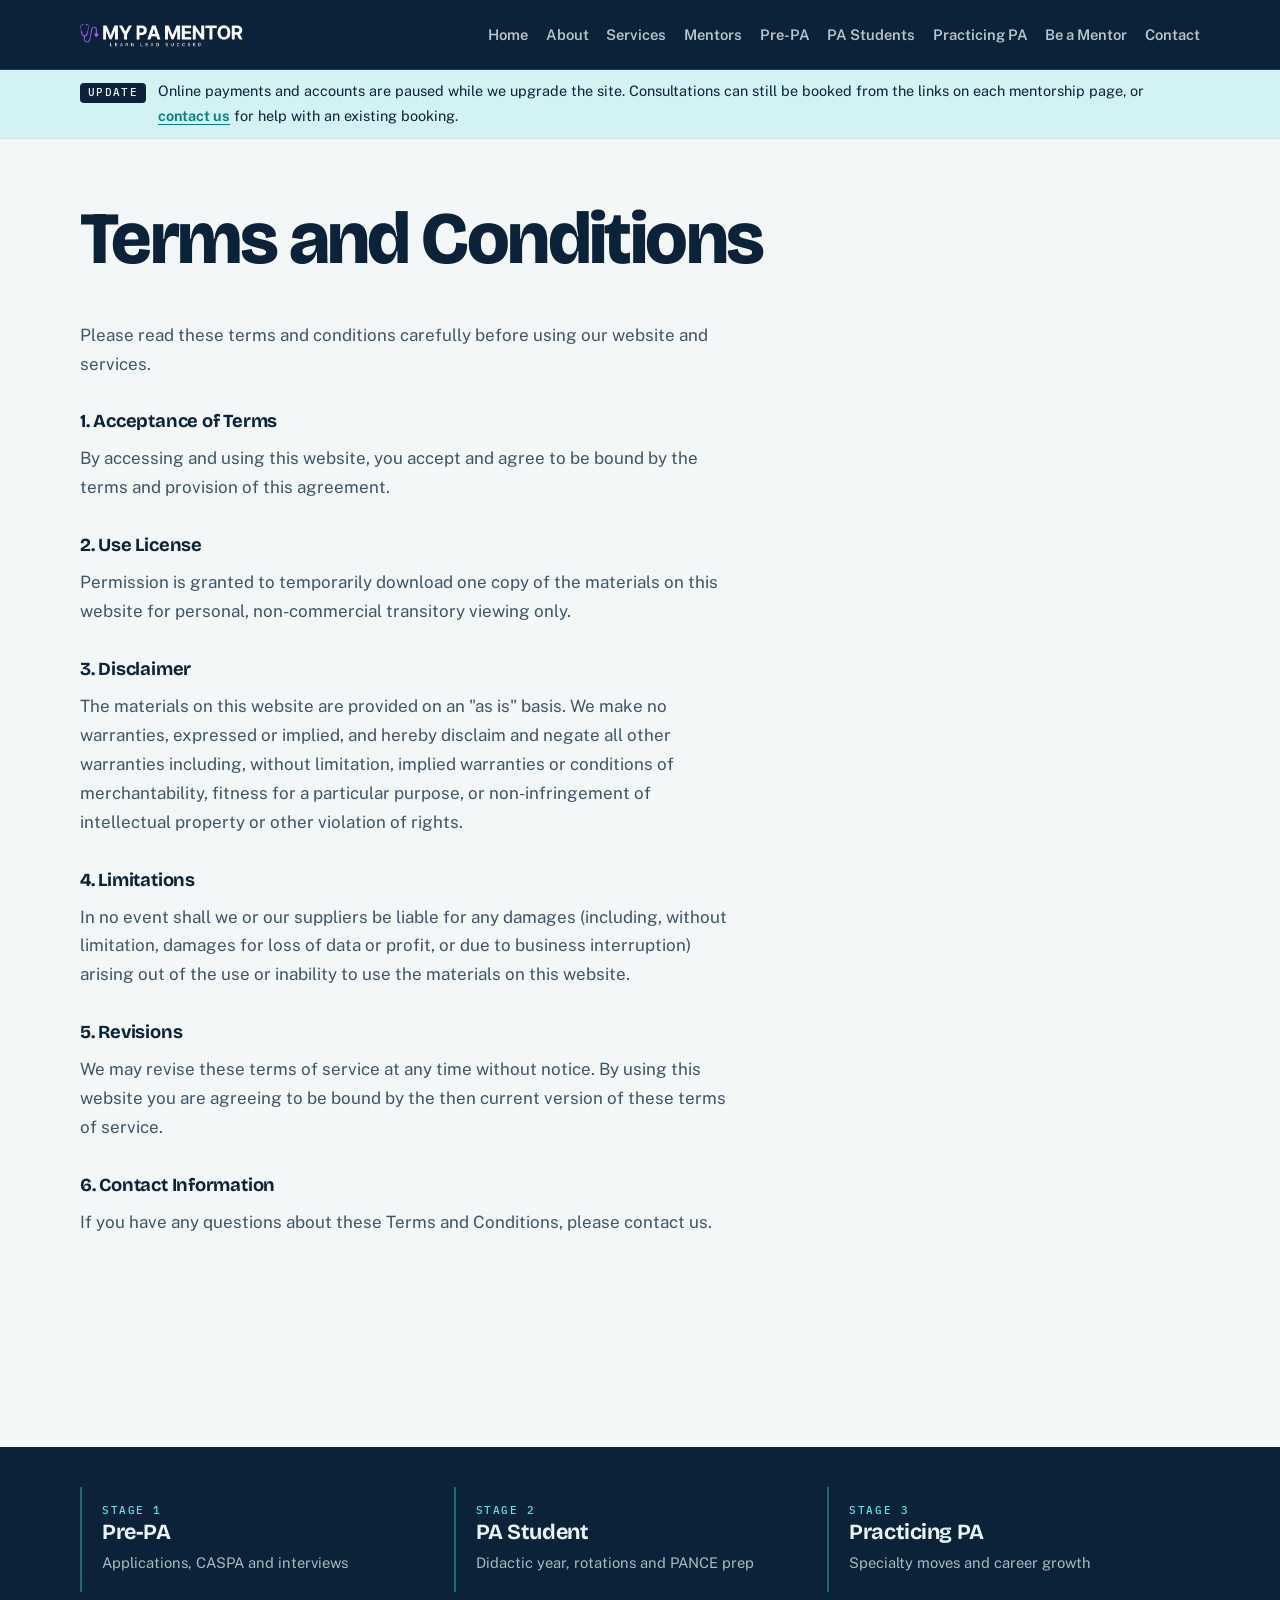
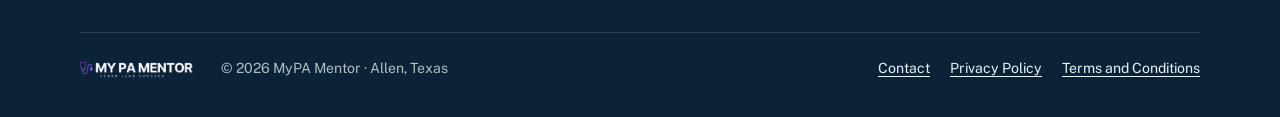
<file: terms/index.html>
<!doctype html>
<html lang="en">
<head>
<meta charset="utf-8">
<meta name="viewport" content="width=device-width, initial-scale=1">
<meta http-equiv="Content-Security-Policy" content="default-src 'none'; style-src 'self'; img-src 'self'; font-src 'self'; base-uri 'none'; form-action 'none'; frame-ancestors 'none'; object-src 'none'">
<meta name="referrer" content="no-referrer">
<title>Terms and Conditions – My PA Mentor</title>
<meta name="description" content="Terms and Conditions Please read these terms and conditions carefully before using our website and services. 1. Acceptance of Terms By accessing and using ">
<link rel="canonical" href="https://mypamentor.com/terms/">
<link rel="stylesheet" href="/assets/site.css">
<link rel="icon" href="/assets/icon.svg" type="image/svg+xml">
</head>
<body>
<a class="skip" href="#main">Skip to content</a>
<header class="top"><div class="shell"><a class="brand" href="/"><img src="/assets/logo.png" alt="My PA Mentor — Learn and Succeed" width="535" height="150"></a><nav aria-label="Main"><a href="/">Home</a><a href="/about/">About</a><a href="/service/">Services</a><a href="/mentors/">Mentors</a><a href="/pre-pa-students/">Pre-PA</a><a href="/pa-students/">PA Students</a><a href="/practicing-pa/">Practicing PA</a><a href="/be-a-mentor/">Be a Mentor</a><a href="/contact-us/">Contact</a></nav></div></header>
<div class="notice"><div class="shell"><span class="notice-tag">Update</span><span>Online payments and accounts are paused while we upgrade the site. Consultations can still be booked from the links on each mentorship page, or <a href="/contact-us/">contact us</a> for help with an existing booking.</span></div></div>
<main id="main" class="shell page-terms">
<section class="block lead prose legal"><h1>Terms and Conditions</h1>


<p>Please read these terms and conditions carefully before using our website and services.</p>



<h3>1. Acceptance of Terms</h3>



<p>By accessing and using this website, you accept and agree to be bound by the terms and provision of this agreement.</p>



<h3>2. Use License</h3>



<p>Permission is granted to temporarily download one copy of the materials on this website for personal, non-commercial transitory viewing only.</p>



<h3>3. Disclaimer</h3>



<p>The materials on this website are provided on an &quot;as is&quot; basis. We make no warranties, expressed or implied, and hereby disclaim and negate all other warranties including, without limitation, implied warranties or conditions of merchantability, fitness for a particular purpose, or non-infringement of intellectual property or other violation of rights.</p>



<h3>4. Limitations</h3>



<p>In no event shall we or our suppliers be liable for any damages (including, without limitation, damages for loss of data or profit, or due to business interruption) arising out of the use or inability to use the materials on this website.</p>



<h3>5. Revisions</h3>



<p>We may revise these terms of service at any time without notice. By using this website you are agreeing to be bound by the then current version of these terms of service.</p>



<h3>6. Contact Information</h3>



<p>If you have any questions about these Terms and Conditions, please contact us.</p></section>
</main>
<footer class="bottom">
<div class="shell journey" aria-label="Mentorship by career stage">
<a href="/pre-pa-students/"><span class="stage">Stage 1</span><strong>Pre-PA</strong><span>Applications, CASPA and interviews</span></a>
<a href="/pa-students/"><span class="stage">Stage 2</span><strong>PA Student</strong><span>Didactic year, rotations and PANCE prep</span></a>
<a href="/practicing-pa/"><span class="stage">Stage 3</span><strong>Practicing PA</strong><span>Specialty moves and career growth</span></a>
</div>
<div class="shell base"><p><img class="foot-logo" src="/assets/logo.png" alt="My PA Mentor" width="535" height="150">&copy; 2026 MyPA Mentor &middot; Allen, Texas</p><p><a href="/contact-us/">Contact</a><a href="/privacy/">Privacy Policy</a><a href="/terms/">Terms and Conditions</a></p></div>
</footer>
</body>
</html>
</file>
<file: assets/site.css>
/* MyPA Mentor — static site stylesheet (newly authored, 2026-09) */
@font-face { font-family: "Bricolage Grotesque"; font-style: normal; font-weight: 600 800; font-display: swap; src: url("/assets/fonts/bricolage-grotesque.woff2") format("woff2"); }
@font-face { font-family: "Public Sans"; font-style: normal; font-weight: 400 700; font-display: swap; src: url("/assets/fonts/public-sans.woff2") format("woff2"); }
@font-face { font-family: "Public Sans"; font-style: italic; font-weight: 400; font-display: swap; src: url("/assets/fonts/public-sans-italic.woff2") format("woff2"); }
@font-face { font-family: "IBM Plex Mono"; font-style: normal; font-weight: 500; font-display: swap; src: url("/assets/fonts/plex-mono-500.woff2") format("woff2"); }

:root {
  --ground: #f3f7f7;
  --surface: #ffffff;
  --surface-2: #e8f1f2;
  --ink: #0b2239;
  --ink-soft: #3e5568;
  --muted: #6b8090;
  --line: #d4e1e3;
  --teal: #0a7c88;
  --aqua: #5de0e6;
  --aqua-wash: rgba(93, 224, 230, 0.22);
  --coral: #ff7c68;
  --band: #0b2239;
  --band-ink: #e7f3f5;
  --shadow: 0 1px 2px rgba(11, 34, 57, 0.06), 0 12px 32px rgba(11, 34, 57, 0.07);
  --display: "Bricolage Grotesque", "Segoe UI", system-ui, sans-serif;
  --body: "Public Sans", "Segoe UI", system-ui, -apple-system, sans-serif;
  --mono: "IBM Plex Mono", ui-monospace, "Cascadia Mono", Consolas, monospace;
  --r: 14px;
  color-scheme: light;
}
@media (prefers-color-scheme: dark) {
  :root:not([data-theme="light"]) {
    --ground: #08141f; --surface: #0e1f2f; --surface-2: #122839; --ink: #e8f1f3; --ink-soft: #b3c4cd; --muted: #8aa0ad;
    --line: #1e3547; --teal: #5de0e6; --aqua-wash: rgba(93, 224, 230, 0.12); --band: #0e1f2f; --band-ink: #e8f1f3;
    --shadow: 0 1px 2px rgba(0, 0, 0, 0.3), 0 12px 32px rgba(0, 0, 0, 0.25); color-scheme: dark;
  }
}
:root[data-theme="dark"] {
  --ground: #08141f; --surface: #0e1f2f; --surface-2: #122839; --ink: #e8f1f3; --ink-soft: #b3c4cd; --muted: #8aa0ad;
  --line: #1e3547; --teal: #5de0e6; --aqua-wash: rgba(93, 224, 230, 0.12); --band: #0e1f2f; --band-ink: #e8f1f3;
  --shadow: 0 1px 2px rgba(0, 0, 0, 0.3), 0 12px 32px rgba(0, 0, 0, 0.25); color-scheme: dark;
}

*, *::before, *::after { box-sizing: border-box; }
html { -webkit-text-size-adjust: 100%; }
body {
  margin: 0; min-width: 20rem; background: var(--ground); color: var(--ink);
  font: 400 1.0625rem/1.7 var(--body); text-rendering: optimizeLegibility;
}
img { display: block; max-width: 100%; height: auto; }
a { color: var(--teal); text-decoration-thickness: 1px; text-underline-offset: 0.2em; }
a:hover { text-decoration-thickness: 2px; }
:focus-visible { outline: 3px solid var(--aqua); outline-offset: 3px; border-radius: 4px; }
.shell { width: min(100% - 2.5rem, 70rem); margin-inline: auto; }
.skip { position: absolute; left: 1rem; top: -4rem; z-index: 20; padding: 0.6rem 1rem; border-radius: 8px; background: var(--ink); color: var(--ground); }
.skip:focus { top: 1rem; }

/* ---------- header + notice ---------- */
.top { position: sticky; top: env(safe-area-inset-top, 0px); z-index: 10; background: #0b2239; border-bottom: 1px solid rgba(93, 224, 230, 0.18); }
.top .shell { display: flex; flex-wrap: wrap; align-items: center; justify-content: space-between; gap: 0.75rem 2rem; padding-block: 0.7rem; }
.brand { display: inline-flex; align-items: center; line-height: 0; }
.brand img { height: 2.9rem; width: auto; }
nav { display: flex; flex-wrap: wrap; gap: 0.15rem 1.1rem; }
nav a { color: rgba(231, 243, 245, 0.78); text-decoration: none; font-weight: 600; font-size: 0.92rem; padding-block: 0.3rem; background: linear-gradient(#5de0e6, #5de0e6) left bottom / 0 2px no-repeat; transition: background-size 0.2s ease, color 0.2s ease; }
nav a:hover, nav a[aria-current="page"] { color: #ffffff; background-size: 100% 2px; }
.top :focus-visible { outline-color: #5de0e6; }
.notice { background: var(--aqua-wash); color: var(--ink); font-size: 0.9rem; border-bottom: 1px solid var(--line); }
.notice .shell { display: flex; gap: 0.75rem; align-items: baseline; padding-block: 0.6rem; }
.notice a { color: var(--teal); font-weight: 650; }
.notice-tag { flex: none; font: 500 0.7rem/1 var(--mono); letter-spacing: 0.12em; text-transform: uppercase; color: #e7f3f5; background: #0b2239; padding: 0.3rem 0.5rem; border-radius: 4px; }

/* ---------- type ---------- */
main { padding-block: clamp(2rem, 5vw, 4rem) clamp(3rem, 7vw, 6rem); }
h1, h2, h3 { font-family: var(--display); color: var(--ink); text-wrap: balance; margin: 0 0 0.6em; }
h1 { font-size: clamp(2.5rem, 6.2vw, 4.6rem); font-weight: 800; line-height: 1; letter-spacing: -0.035em; max-width: 16ch; }
h2 { font-size: clamp(1.75rem, 3.6vw, 2.75rem); font-weight: 700; line-height: 1.08; letter-spacing: -0.028em; max-width: 22ch; }
h3 { font-size: 1.22rem; font-weight: 700; line-height: 1.25; letter-spacing: -0.012em; }
p, li { color: var(--ink-soft); max-width: 65ch; overflow-wrap: break-word; }
p { margin: 0 0 1em; }
strong { color: var(--ink); font-weight: 650; }
.eyebrow { display: inline-flex; align-items: center; gap: 0.55rem; margin: 0 0 0.9rem; color: var(--teal); font: 500 0.76rem/1.2 var(--mono); letter-spacing: 0.14em; text-transform: uppercase; }
.eyebrow::before { content: ""; width: 1.4rem; height: 2px; background: var(--coral); }
/* Words the original headings marked for emphasis with ElementsKit {{...}} syntax. */
.hl { color: var(--teal); box-shadow: inset 0 -0.35em 0 var(--aqua-wash); }

/* ---------- sections ---------- */
.block { padding-block: clamp(2.5rem, 6vw, 4.5rem); border-top: 1px solid var(--line); }
.block.lead { border-top: 0; padding-top: 0; }
.stack { display: flex; flex-direction: column; min-width: 0; }
.stack > :last-child { margin-bottom: 0; }
.grid { display: grid; grid-template-columns: repeat(auto-fit, minmax(min(100%, 17rem), 1fr)); gap: clamp(1.25rem, 3vw, 2.5rem); align-items: start; }
.stack + .stack, .grid + .grid, .stack + .grid, .grid + .stack { margin-top: 1.5rem; }
.grid > .stack + .stack { margin-top: 0; }

/* lead section: text + image mosaic */
.lead h1 + h2, .lead h1 + h3 { font-family: var(--body); font-size: clamp(1.05rem, 1.6vw, 1.25rem); font-weight: 400; letter-spacing: 0; line-height: 1.6; color: var(--ink-soft); max-width: 58ch; }
.lead .grid { align-items: center; }
.lead .stack:has(> figure + figure) { display: grid; grid-template-columns: 1fr 1fr; gap: 0.9rem; }
.lead .stack:has(> figure + figure) > figure { margin: 0; }

/* ---------- media ---------- */
figure { margin: 0 0 1rem; }
figure img { width: auto; max-width: 100%; border-radius: var(--r); }
figure.linked a { display: block; border-radius: var(--r); transition: transform 0.2s ease, box-shadow 0.2s ease; }
figure.linked a:hover { transform: translateY(-3px); box-shadow: var(--shadow); }
figcaption { margin-top: 0.4rem; font: 500 0.75rem/1.4 var(--mono); color: var(--muted); }
.gallery { display: grid; grid-template-columns: repeat(auto-fill, minmax(10rem, 1fr)); gap: 0.75rem; }
.gallery img { border-radius: 10px; }

/* ---------- cards: features & FAQs only ---------- */
.card { height: 100%; padding: 1.5rem 1.6rem; background: var(--surface); border: 1px solid var(--line); border-radius: var(--r); }
.card h3 { margin-bottom: 0.5rem; }
.card h3 a { color: inherit; text-decoration: none; }
.card p:last-child { margin-bottom: 0; }
.grid:has(> .stack > .card) { gap: 1rem; }

/* lists */
.list { list-style: none; padding: 0; margin: 0 0 1rem; display: grid; gap: 0.5rem; }
.list li { position: relative; padding-left: 1.6rem; color: var(--ink); font-weight: 550; }
.list li::before { content: ""; position: absolute; left: 0; top: 0.62em; width: 0.8rem; height: 2px; background: var(--teal); }
main ul:not(.list), main ol { padding-left: 1.2rem; }

/* buttons */
.cta { margin: 1.25rem 0 0; }
.button { display: inline-flex; align-items: center; gap: 0.5rem; padding: 0.8rem 1.35rem; border-radius: 999px; background: var(--ink); color: var(--ground); font-weight: 650; text-decoration: none; transition: background 0.2s ease, transform 0.2s ease; }
.button::after { content: "→"; font-family: var(--mono); }
.button:hover { background: var(--teal); color: var(--surface); transform: translateY(-1px); }

/* testimonials */
.quotes { display: grid; grid-template-columns: repeat(auto-fit, minmax(min(100%, 18rem), 1fr)); gap: 1rem; margin-top: 0.5rem; }
blockquote { margin: 0; padding: 1.5rem 1.6rem 1.3rem; background: var(--surface); border: 1px solid var(--line); border-radius: var(--r); color: var(--ink-soft); font-size: 0.98rem; white-space: pre-line; }
blockquote::before { content: "\201C"; display: block; height: 2.2rem; font: 800 3.6rem/1 var(--display); color: var(--aqua); }
blockquote footer { white-space: normal; margin-top: 1rem; padding-top: 0.8rem; border-top: 1px dashed var(--line); font: 500 0.78rem/1.4 var(--mono); letter-spacing: 0.04em; color: var(--ink); }

/* accordion */
details { border-bottom: 1px solid var(--line); padding-block: 1rem; }
summary { cursor: pointer; font: 700 1.1rem/1.3 var(--display); color: var(--ink); list-style: none; display: flex; justify-content: space-between; gap: 1rem; }
summary::-webkit-details-marker { display: none; }
summary::after { content: "+"; font-family: var(--mono); color: var(--teal); }
details[open] summary::after { content: "–"; }
details > :not(summary) { margin-top: 0.75rem; }

/* misc */
.address { font: 500 0.85rem/1.5 var(--mono); color: var(--ink); }
.notice-inline { padding: 1rem 1.2rem; border-radius: var(--r); background: var(--aqua-wash); border: 1px solid var(--line); color: var(--ink); }
.table-wrap, table { display: block; overflow-x: auto; }
table { border-collapse: collapse; } th, td { border: 1px solid var(--line); padding: 0.5rem 0.75rem; text-align: left; }
hr { border: 0; border-top: 1px solid var(--line); margin: 2rem 0; }

/* legal pages: single reading column */
.legal { max-width: 46rem; }
.legal h3 { margin-top: 2rem; font-size: 1.15rem; }

/* ---------- footer ---------- */
.bottom { margin-top: 2rem; background: #0b2239; color: #e7f3f5; }
.journey { display: grid; grid-template-columns: repeat(auto-fit, minmax(min(100%, 14rem), 1fr)); gap: 1px; padding-block: 2.5rem; }
.journey a { display: grid; gap: 0.3rem; padding: 1.1rem 1.25rem; color: var(--band-ink); text-decoration: none; border-left: 2px solid rgba(93, 224, 230, 0.35); transition: border-color 0.2s ease, background 0.2s ease; }
.journey a:hover { border-color: var(--aqua); background: rgba(93, 224, 230, 0.07); }
.journey .stage { font: 500 0.7rem/1 var(--mono); letter-spacing: 0.14em; text-transform: uppercase; color: var(--aqua); }
.journey strong { color: var(--band-ink); font: 700 1.35rem/1.1 var(--display); letter-spacing: -0.02em; }
.journey span:last-child { color: rgba(231, 243, 245, 0.72); font-size: 0.92rem; }
.base { display: flex; flex-wrap: wrap; justify-content: space-between; gap: 0.75rem 2rem; padding-block: 1.25rem 2rem; border-top: 1px solid rgba(231, 243, 245, 0.14); font-size: 0.88rem; }
.base p { margin: 0; color: rgba(231, 243, 245, 0.75); display: flex; flex-wrap: wrap; align-items: center; gap: 0.4rem 1.25rem; }
.base a { color: var(--band-ink); }
.foot-logo { height: 2rem; width: auto; margin-right: 0.4rem; }

@media (max-width: 44rem) {
  .notice .shell { flex-direction: column; gap: 0.35rem; }
  .top { position: static; }
  .brand img { height: 2.4rem; }
  nav { gap: 0.1rem 0.9rem; }
  nav a { font-size: 0.88rem; }
}
@media (prefers-reduced-motion: reduce) { *, *::before, *::after { transition: none !important; } }
</file>
